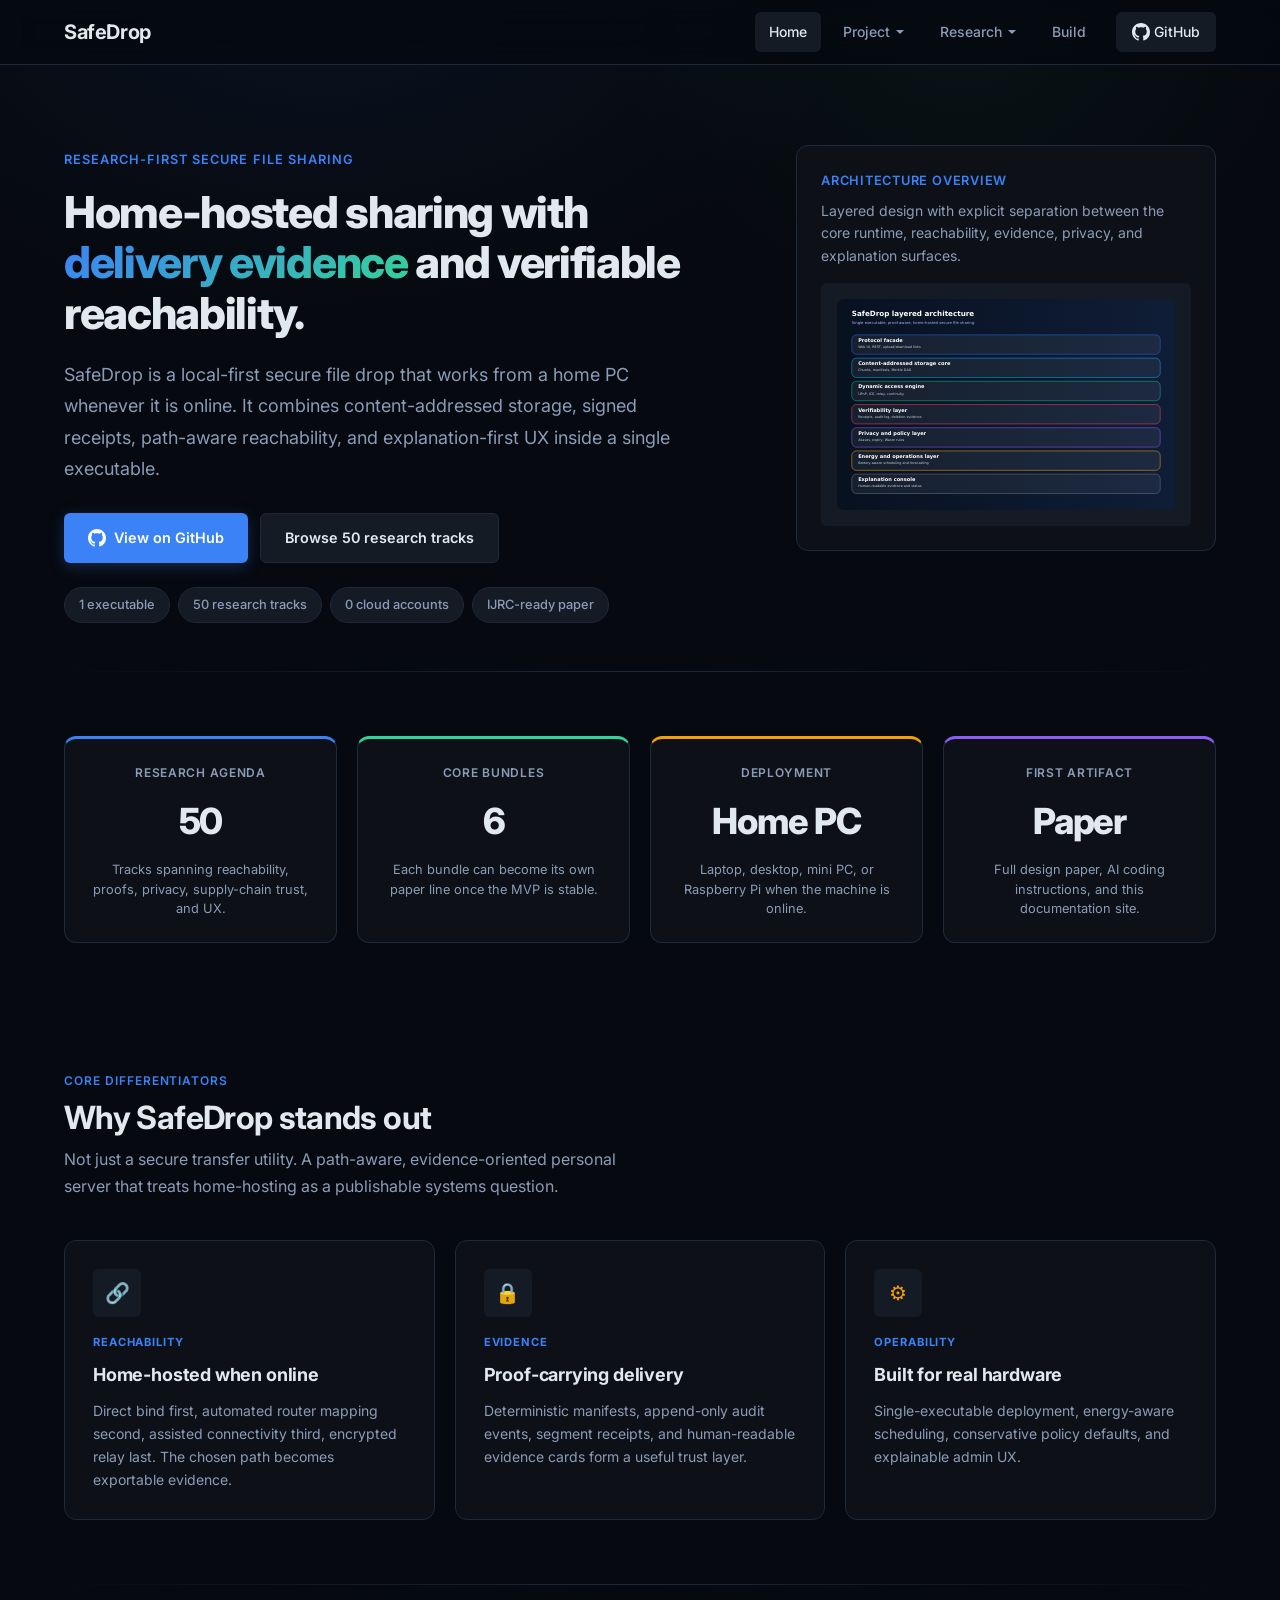
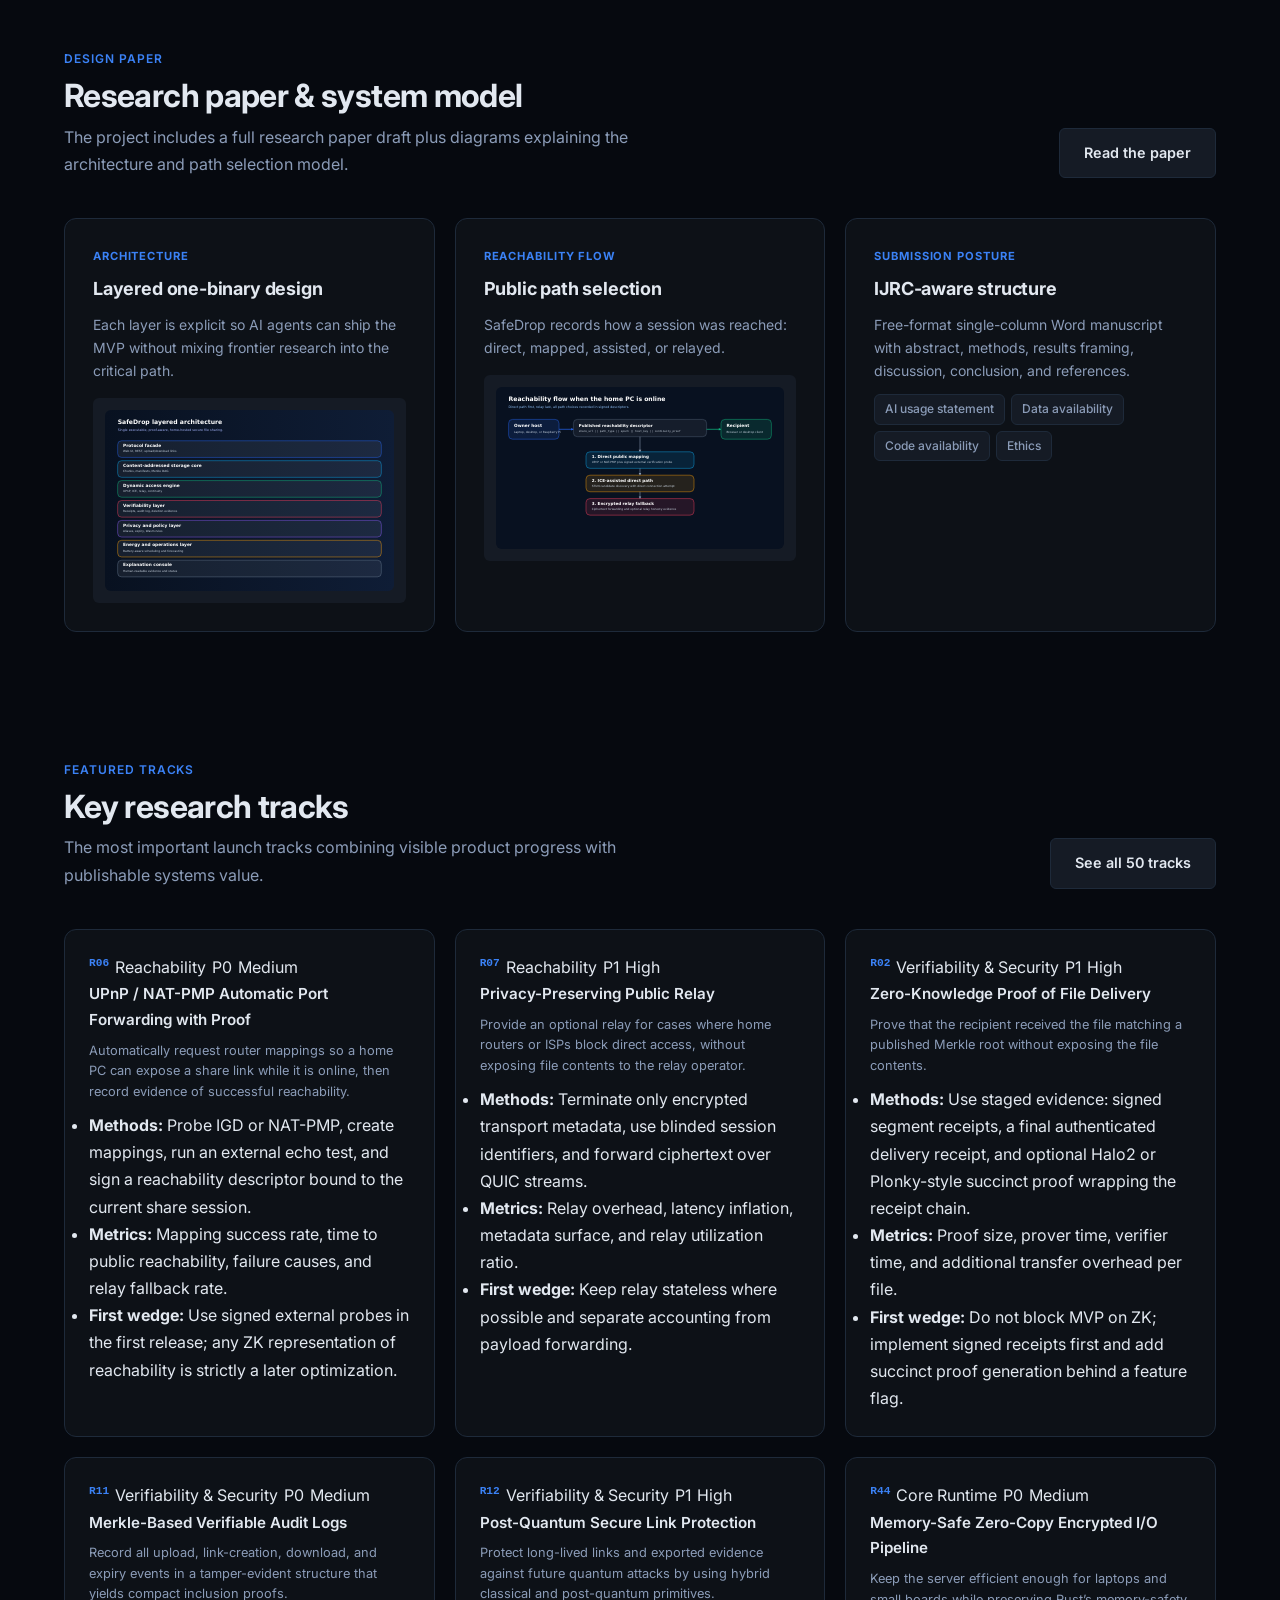
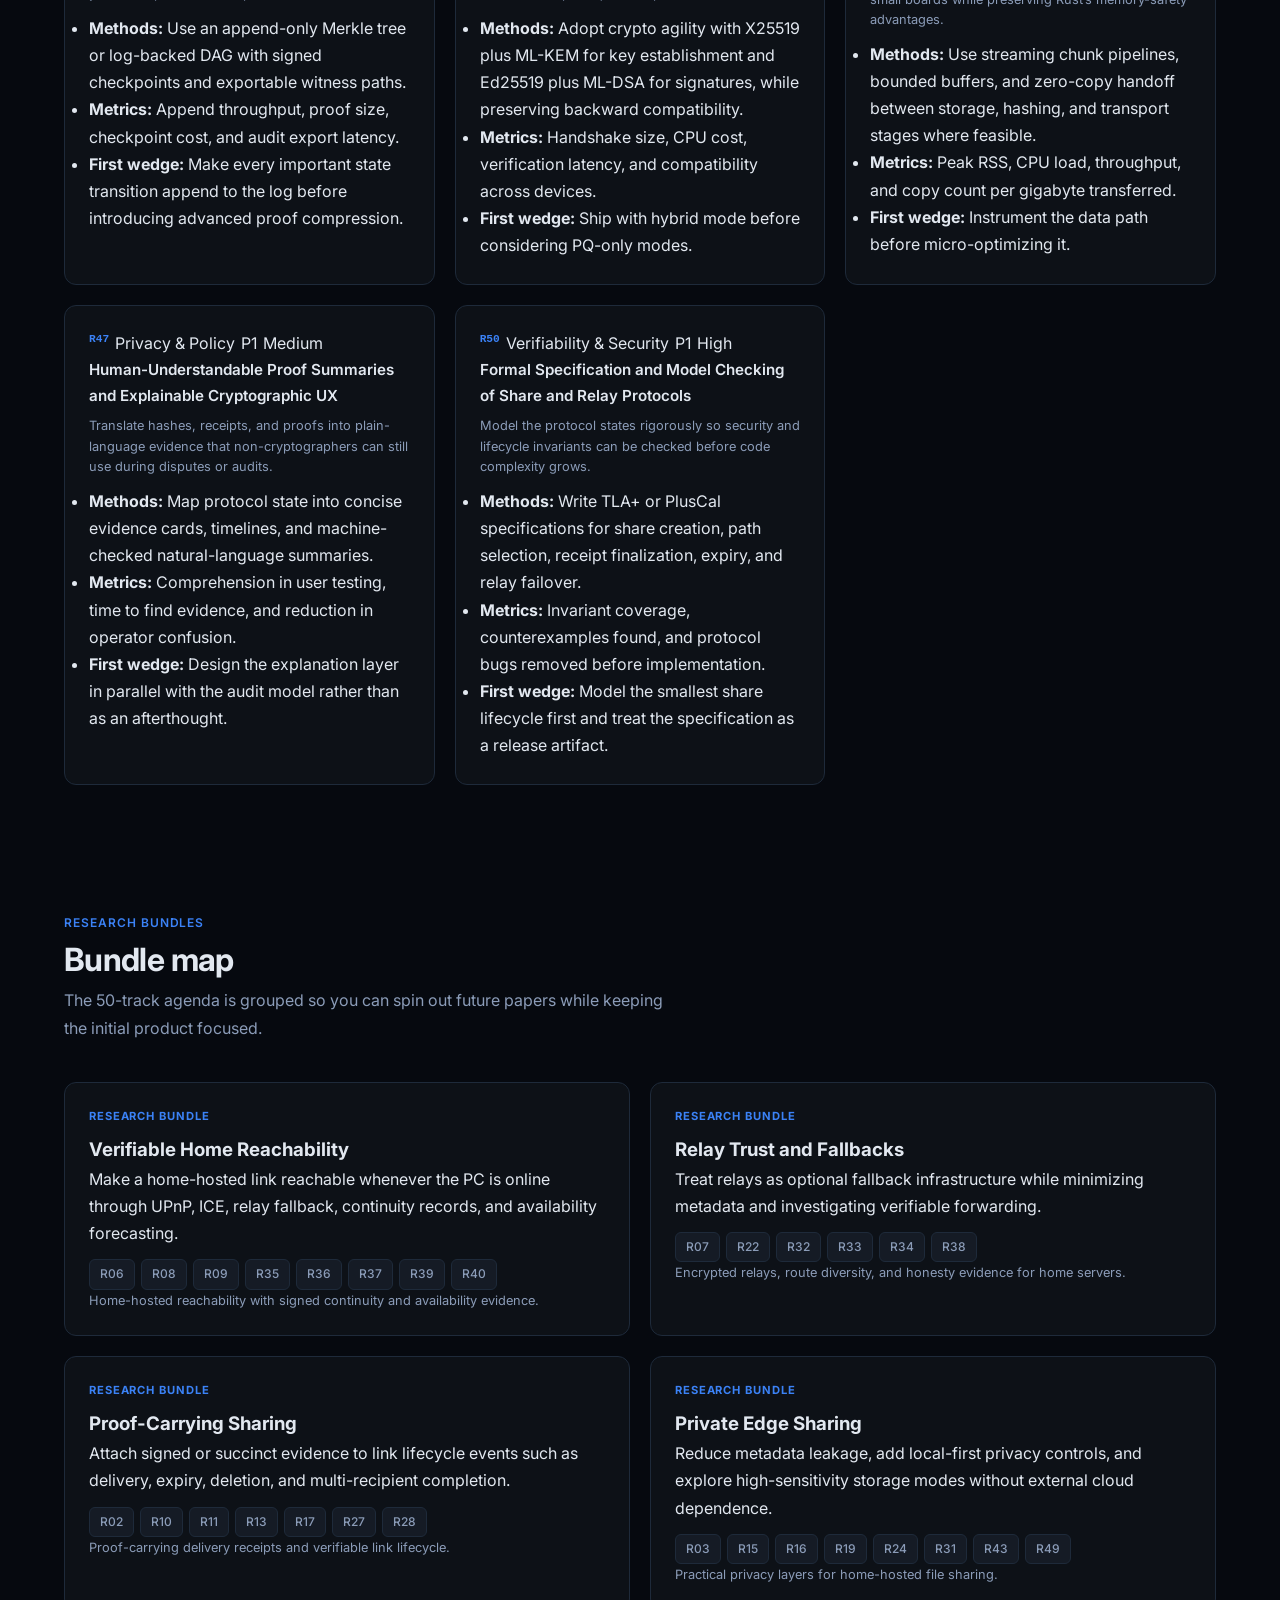
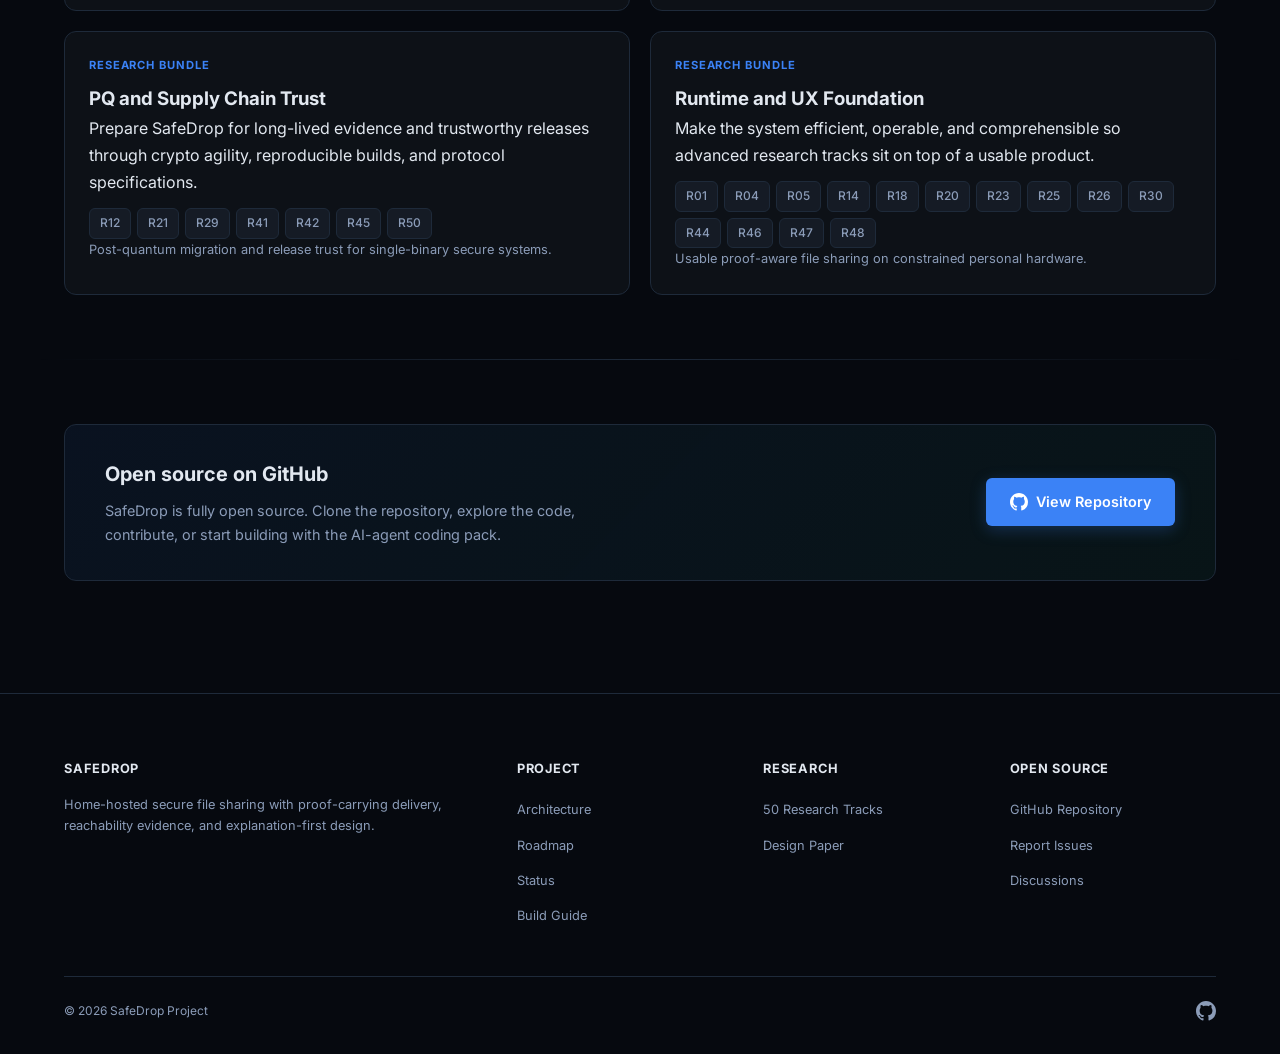
<file: Docs/index.html>
<!doctype html>
<html lang="en">
<head>
  <meta charset="utf-8">
  <meta name="viewport" content="width=device-width, initial-scale=1">
  <title>SafeDrop — Home-hosted Secure File Sharing</title>
  <meta name="description" content="SafeDrop is a research-first secure file sharing server with proof-carrying delivery and home-hosted reachability.">
  <link rel="icon" href="assets/favicon.svg" type="image/svg+xml">
  <link rel="preconnect" href="https://fonts.googleapis.com">
  <link rel="preconnect" href="https://fonts.gstatic.com" crossorigin>
  <link href="https://fonts.googleapis.com/css2?family=Inter:wght@400;500;600;700;800&display=swap" rel="stylesheet">
  <link rel="stylesheet" href="assets/styles.css">
  <script src="assets/tracks-data.js" defer></script>
  <script src="assets/app.js" defer></script>
</head>
<body data-page="index">
  <div class="page-bg"></div>
  <header class="site-header">
    <div class="container nav-row">
      <a class="brand" href="index.html">SafeDrop</a>
      <button class="nav-toggle" aria-label="Toggle menu"><span></span></button>
      <nav class="nav-links">
        <a href="index.html">Home</a>
        <div class="nav-dropdown">
          <span class="nav-dropdown-trigger">Project <span class="caret"></span></span>
          <div class="nav-dropdown-menu">
            <a href="architecture.html">
              <span class="menu-icon">&#9881;</span>
              <span class="menu-text"><span class="menu-label">Architecture</span><span class="menu-desc">System design &amp; layers</span></span>
            </a>
            <a href="roadmap.html">
              <span class="menu-icon">&#9776;</span>
              <span class="menu-text"><span class="menu-label">Roadmap</span><span class="menu-desc">Implementation timeline</span></span>
            </a>
            <a href="status.html">
              <span class="menu-icon">&#9989;</span>
              <span class="menu-text"><span class="menu-label">Status</span><span class="menu-desc">Sprint &amp; issue tracker</span></span>
            </a>
          </div>
        </div>
        <div class="nav-dropdown">
          <span class="nav-dropdown-trigger">Research <span class="caret"></span></span>
          <div class="nav-dropdown-menu">
            <a href="research.html">
              <span class="menu-icon">&#128269;</span>
              <span class="menu-text"><span class="menu-label">50 Tracks</span><span class="menu-desc">Full research agenda</span></span>
            </a>
            <a href="paper.html">
              <span class="menu-icon">&#128196;</span>
              <span class="menu-text"><span class="menu-label">Paper</span><span class="menu-desc">IJRC design paper</span></span>
            </a>
          </div>
        </div>
        <a href="build.html">Build</a>
        <a class="nav-github" href="https://github.com/pinkysworld/SafeDrop" target="_blank" rel="noopener noreferrer">
          <svg viewBox="0 0 16 16" fill="currentColor"><path d="M8 0C3.58 0 0 3.58 0 8c0 3.54 2.29 6.53 5.47 7.59.4.07.55-.17.55-.38 0-.19-.01-.82-.01-1.49-2.01.37-2.53-.49-2.69-.94-.09-.23-.48-.94-.82-1.13-.28-.15-.68-.52-.01-.53.63-.01 1.08.58 1.23.82.72 1.21 1.87.87 2.33.66.07-.52.28-.87.51-1.07-1.78-.2-3.64-.89-3.64-3.95 0-.87.31-1.59.82-2.15-.08-.2-.36-1.02.08-2.12 0 0 .67-.21 2.2.82.64-.18 1.32-.27 2-.27.68 0 1.36.09 2 .27 1.53-1.04 2.2-.82 2.2-.82.44 1.1.16 1.92.08 2.12.51.56.82 1.27.82 2.15 0 3.07-1.87 3.75-3.65 3.95.29.25.54.73.54 1.48 0 1.07-.01 1.93-.01 2.2 0 .21.15.46.55.38A8.013 8.013 0 0016 8c0-4.42-3.58-8-8-8z"/></svg>
          GitHub
        </a>
      </nav>
    </div>
  </header>
  <main>
    <section class="hero">
      <div class="container hero-grid">
        <div class="hero-copy">
          <div class="eyebrow">Research-first secure file sharing</div>
          <h1>Home-hosted sharing with <span class="gradient-text">delivery evidence</span> and verifiable reachability.</h1>
          <p class="lead">SafeDrop is a local-first secure file drop that works from a home PC whenever it is online. It combines content-addressed storage, signed receipts, path-aware reachability, and explanation-first UX inside a single executable.</p>
          <div class="cta-row">
            <a class="button primary" href="https://github.com/pinkysworld/SafeDrop" target="_blank" rel="noopener noreferrer">
              <svg width="18" height="18" viewBox="0 0 16 16" fill="currentColor"><path d="M8 0C3.58 0 0 3.58 0 8c0 3.54 2.29 6.53 5.47 7.59.4.07.55-.17.55-.38 0-.19-.01-.82-.01-1.49-2.01.37-2.53-.49-2.69-.94-.09-.23-.48-.94-.82-1.13-.28-.15-.68-.52-.01-.53.63-.01 1.08.58 1.23.82.72 1.21 1.87.87 2.33.66.07-.52.28-.87.51-1.07-1.78-.2-3.64-.89-3.64-3.95 0-.87.31-1.59.82-2.15-.08-.2-.36-1.02.08-2.12 0 0 .67-.21 2.2.82.64-.18 1.32-.27 2-.27.68 0 1.36.09 2 .27 1.53-1.04 2.2-.82 2.2-.82.44 1.1.16 1.92.08 2.12.51.56.82 1.27.82 2.15 0 3.07-1.87 3.75-3.65 3.95.29.25.54.73.54 1.48 0 1.07-.01 1.93-.01 2.2 0 .21.15.46.55.38A8.013 8.013 0 0016 8c0-4.42-3.58-8-8-8z"/></svg>
              View on GitHub
            </a>
            <a class="button secondary" href="research.html">Browse 50 research tracks</a>
          </div>
          <div class="chip-row">
            <span class="chip">1 executable</span>
            <span class="chip">50 research tracks</span>
            <span class="chip">0 cloud accounts</span>
            <span class="chip">IJRC-ready paper</span>
          </div>
        </div>
        <aside class="hero-panel">
          <div class="panel-title">Architecture overview</div>
          <div class="panel-meta">Layered design with explicit separation between the core runtime, reachability, evidence, privacy, and explanation surfaces.</div>
          <img src="assets/architecture.svg" alt="SafeDrop layered architecture diagram">
        </aside>
      </div>
    </section>

    <div class="section-divider"></div>

    <section class="section reveal">
      <div class="container">
        <div class="metrics-grid">
          <article class="metric-card card-accent-blue"><div class="metric-label">Research agenda</div><div class="metric-value">50</div><div class="metric-note">Tracks spanning reachability, proofs, privacy, supply-chain trust, and UX.</div></article>
          <article class="metric-card card-accent-mint"><div class="metric-label">Core bundles</div><div class="metric-value">6</div><div class="metric-note">Each bundle can become its own paper line once the MVP is stable.</div></article>
          <article class="metric-card card-accent-gold"><div class="metric-label">Deployment</div><div class="metric-value">Home PC</div><div class="metric-note">Laptop, desktop, mini PC, or Raspberry Pi when the machine is online.</div></article>
          <article class="metric-card card-accent-violet"><div class="metric-label">First artifact</div><div class="metric-value">Paper</div><div class="metric-note">Full design paper, AI coding instructions, and this documentation site.</div></article>
        </div>
      </div>
    </section>

    <section class="section">
      <div class="container">
        <div class="section-head reveal">
          <div>
            <div class="section-label">Core differentiators</div>
            <h2>Why SafeDrop stands out</h2>
            <p>Not just a secure transfer utility. A path-aware, evidence-oriented personal server that treats home-hosting as a publishable systems question.</p>
          </div>
        </div>
        <div class="card-grid">
          <article class="feature-card reveal"><div class="feature-icon blue">&#128279;</div><div class="kicker">Reachability</div><h3>Home-hosted when online</h3><p>Direct bind first, automated router mapping second, assisted connectivity third, encrypted relay last. The chosen path becomes exportable evidence.</p></article>
          <article class="feature-card reveal"><div class="feature-icon mint">&#128274;</div><div class="kicker">Evidence</div><h3>Proof-carrying delivery</h3><p>Deterministic manifests, append-only audit events, segment receipts, and human-readable evidence cards form a useful trust layer.</p></article>
          <article class="feature-card reveal"><div class="feature-icon gold">&#9881;</div><div class="kicker">Operability</div><h3>Built for real hardware</h3><p>Single-executable deployment, energy-aware scheduling, conservative policy defaults, and explainable admin UX.</p></article>
        </div>
      </div>
    </section>

    <div class="section-divider"></div>

    <section class="section">
      <div class="container">
        <div class="section-head reveal">
          <div><div class="section-label">Design paper</div><h2>Research paper &amp; system model</h2><p>The project includes a full research paper draft plus diagrams explaining the architecture and path selection model.</p></div>
          <a class="button secondary" href="paper.html">Read the paper</a>
        </div>
        <div class="card-grid reveal">
          <article class="paper-card figure-card"><div class="kicker">Architecture</div><h3>Layered one-binary design</h3><p>Each layer is explicit so AI agents can ship the MVP without mixing frontier research into the critical path.</p><img src="assets/architecture.svg" alt="Architecture diagram"></article>
          <article class="paper-card figure-card"><div class="kicker">Reachability flow</div><h3>Public path selection</h3><p>SafeDrop records how a session was reached: direct, mapped, assisted, or relayed.</p><img src="assets/reachability.svg" alt="Reachability flow diagram"></article>
          <article class="paper-card"><div class="kicker">Submission posture</div><h3>IJRC-aware structure</h3><p>Free-format single-column Word manuscript with abstract, methods, results framing, discussion, conclusion, and references.</p><div class="tag-list"><span class="tag">AI usage statement</span><span class="tag">Data availability</span><span class="tag">Code availability</span><span class="tag">Ethics</span></div></article>
        </div>
      </div>
    </section>

    <section class="section">
      <div class="container">
        <div class="section-head reveal">
          <div><div class="section-label">Featured tracks</div><h2>Key research tracks</h2><p>The most important launch tracks combining visible product progress with publishable systems value.</p></div>
          <a class="button secondary" href="research.html">See all 50 tracks</a>
        </div>
        <div class="card-grid" data-featured-tracks></div>
      </div>
    </section>

    <section class="section">
      <div class="container">
        <div class="section-head reveal">
          <div><div class="section-label">Research bundles</div><h2>Bundle map</h2><p>The 50-track agenda is grouped so you can spin out future papers while keeping the initial product focused.</p></div>
        </div>
        <div class="bundle-grid" data-bundle-grid></div>
      </div>
    </section>

    <div class="section-divider"></div>

    <section class="section">
      <div class="container reveal">
        <div class="github-banner">
          <div><h3>Open source on GitHub</h3><p>SafeDrop is fully open source. Clone the repository, explore the code, contribute, or start building with the AI-agent coding pack.</p></div>
          <a class="button primary" href="https://github.com/pinkysworld/SafeDrop" target="_blank" rel="noopener noreferrer"><svg width="18" height="18" viewBox="0 0 16 16" fill="currentColor"><path d="M8 0C3.58 0 0 3.58 0 8c0 3.54 2.29 6.53 5.47 7.59.4.07.55-.17.55-.38 0-.19-.01-.82-.01-1.49-2.01.37-2.53-.49-2.69-.94-.09-.23-.48-.94-.82-1.13-.28-.15-.68-.52-.01-.53.63-.01 1.08.58 1.23.82.72 1.21 1.87.87 2.33.66.07-.52.28-.87.51-1.07-1.78-.2-3.64-.89-3.64-3.95 0-.87.31-1.59.82-2.15-.08-.2-.36-1.02.08-2.12 0 0 .67-.21 2.2.82.64-.18 1.32-.27 2-.27.68 0 1.36.09 2 .27 1.53-1.04 2.2-.82 2.2-.82.44 1.1.16 1.92.08 2.12.51.56.82 1.27.82 2.15 0 3.07-1.87 3.75-3.65 3.95.29.25.54.73.54 1.48 0 1.07-.01 1.93-.01 2.2 0 .21.15.46.55.38A8.013 8.013 0 0016 8c0-4.42-3.58-8-8-8z"/></svg> View Repository</a>
        </div>
      </div>
    </section>
  </main>

  <footer class="site-footer">
    <div class="container">
      <div class="footer-grid">
        <div>
          <div class="footer-title">SafeDrop</div>
          <p>Home-hosted secure file sharing with proof-carrying delivery, reachability evidence, and explanation-first design.</p>
        </div>
        <div>
          <div class="footer-title">Project</div>
          <ul>
            <li><a href="architecture.html">Architecture</a></li>
            <li><a href="roadmap.html">Roadmap</a></li>
            <li><a href="status.html">Status</a></li>
            <li><a href="build.html">Build Guide</a></li>
          </ul>
        </div>
        <div>
          <div class="footer-title">Research</div>
          <ul>
            <li><a href="research.html">50 Research Tracks</a></li>
            <li><a href="paper.html">Design Paper</a></li>
          </ul>
        </div>
        <div>
          <div class="footer-title">Open Source</div>
          <ul>
            <li><a href="https://github.com/pinkysworld/SafeDrop" target="_blank" rel="noopener noreferrer">GitHub Repository</a></li>
            <li><a href="https://github.com/pinkysworld/SafeDrop/issues" target="_blank" rel="noopener noreferrer">Report Issues</a></li>
            <li><a href="https://github.com/pinkysworld/SafeDrop/discussions" target="_blank" rel="noopener noreferrer">Discussions</a></li>
          </ul>
        </div>
      </div>
      <div class="footer-bottom">
        <span>&copy; 2026 SafeDrop Project</span>
        <div class="footer-social">
          <a href="https://github.com/pinkysworld/SafeDrop" target="_blank" rel="noopener noreferrer" aria-label="GitHub">
            <svg viewBox="0 0 16 16" fill="currentColor"><path d="M8 0C3.58 0 0 3.58 0 8c0 3.54 2.29 6.53 5.47 7.59.4.07.55-.17.55-.38 0-.19-.01-.82-.01-1.49-2.01.37-2.53-.49-2.69-.94-.09-.23-.48-.94-.82-1.13-.28-.15-.68-.52-.01-.53.63-.01 1.08.58 1.23.82.72 1.21 1.87.87 2.33.66.07-.52.28-.87.51-1.07-1.78-.2-3.64-.89-3.64-3.95 0-.87.31-1.59.82-2.15-.08-.2-.36-1.02.08-2.12 0 0 .67-.21 2.2.82.64-.18 1.32-.27 2-.27.68 0 1.36.09 2 .27 1.53-1.04 2.2-.82 2.2-.82.44 1.1.16 1.92.08 2.12.51.56.82 1.27.82 2.15 0 3.07-1.87 3.75-3.65 3.95.29.25.54.73.54 1.48 0 1.07-.01 1.93-.01 2.2 0 .21.15.46.55.38A8.013 8.013 0 0016 8c0-4.42-3.58-8-8-8z"/></svg>
          </a>
        </div>
      </div>
    </div>
  </footer>
</body>
</html>
</file>
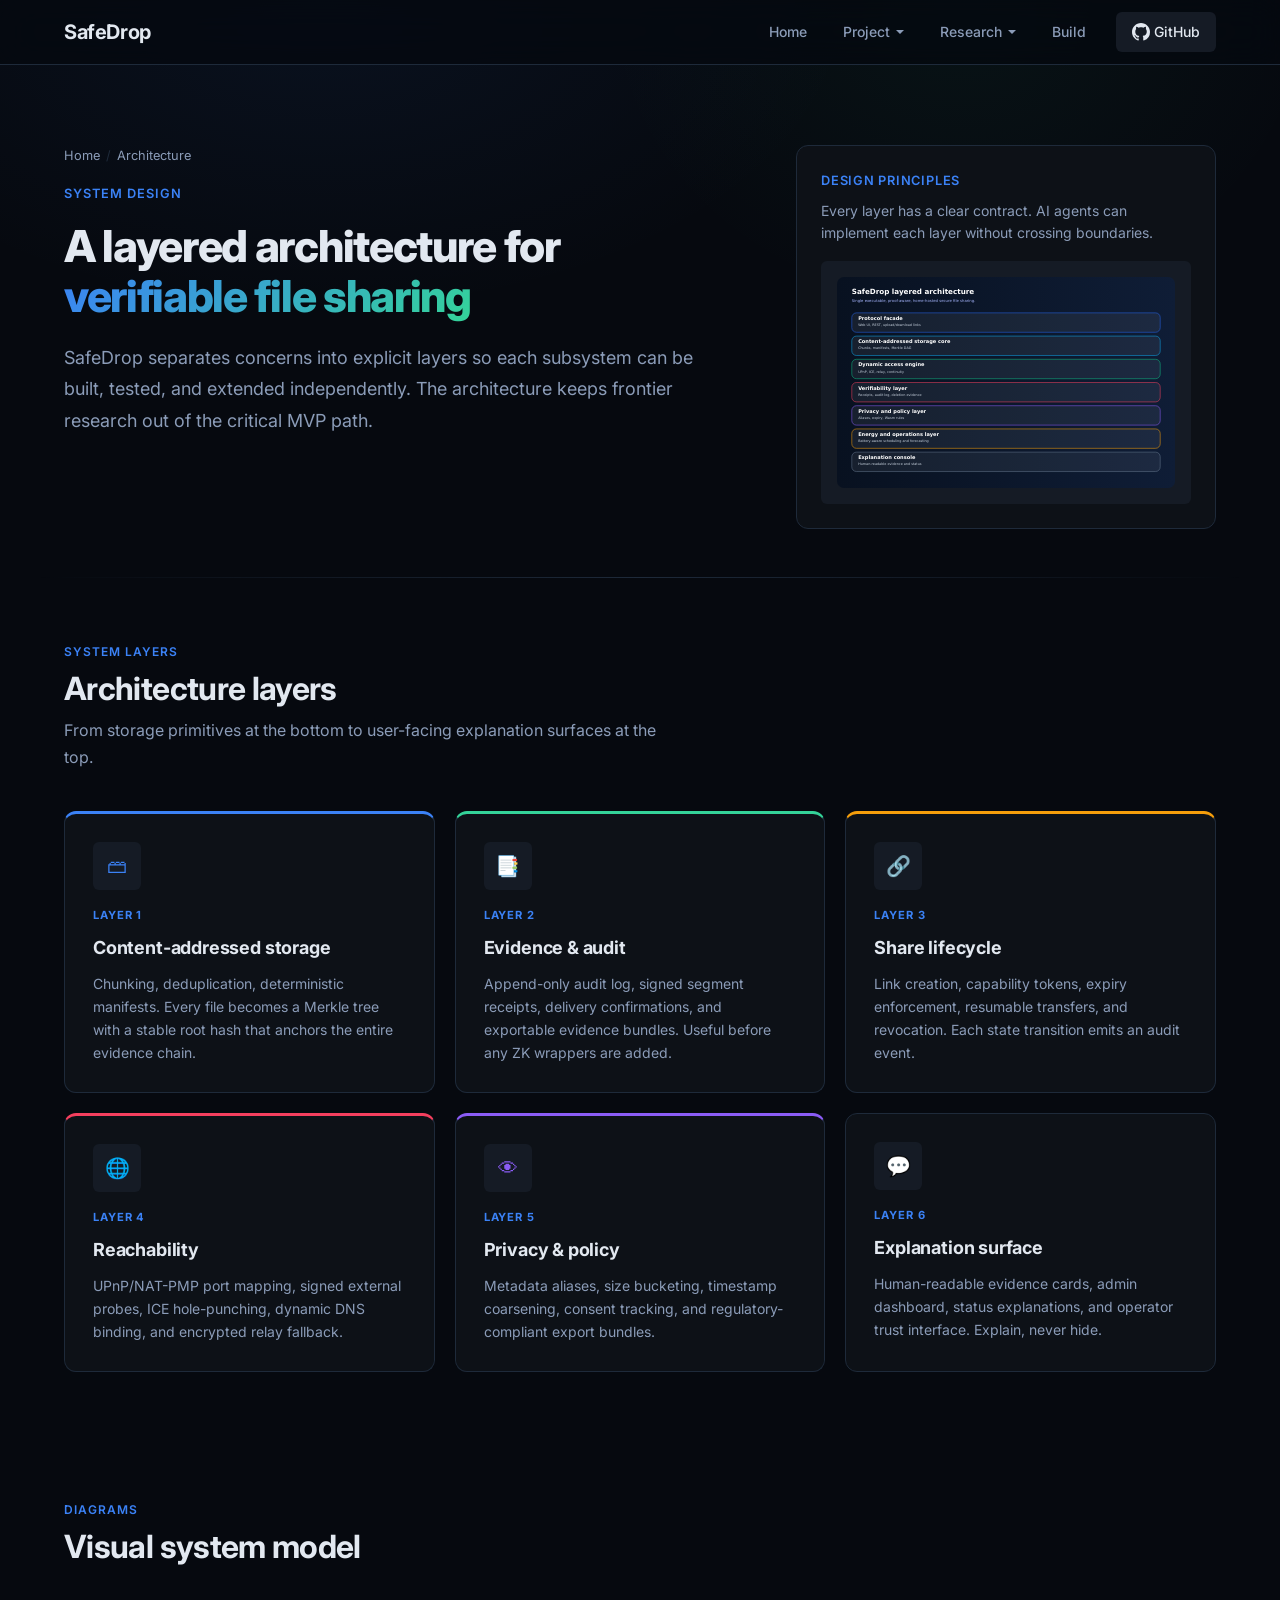
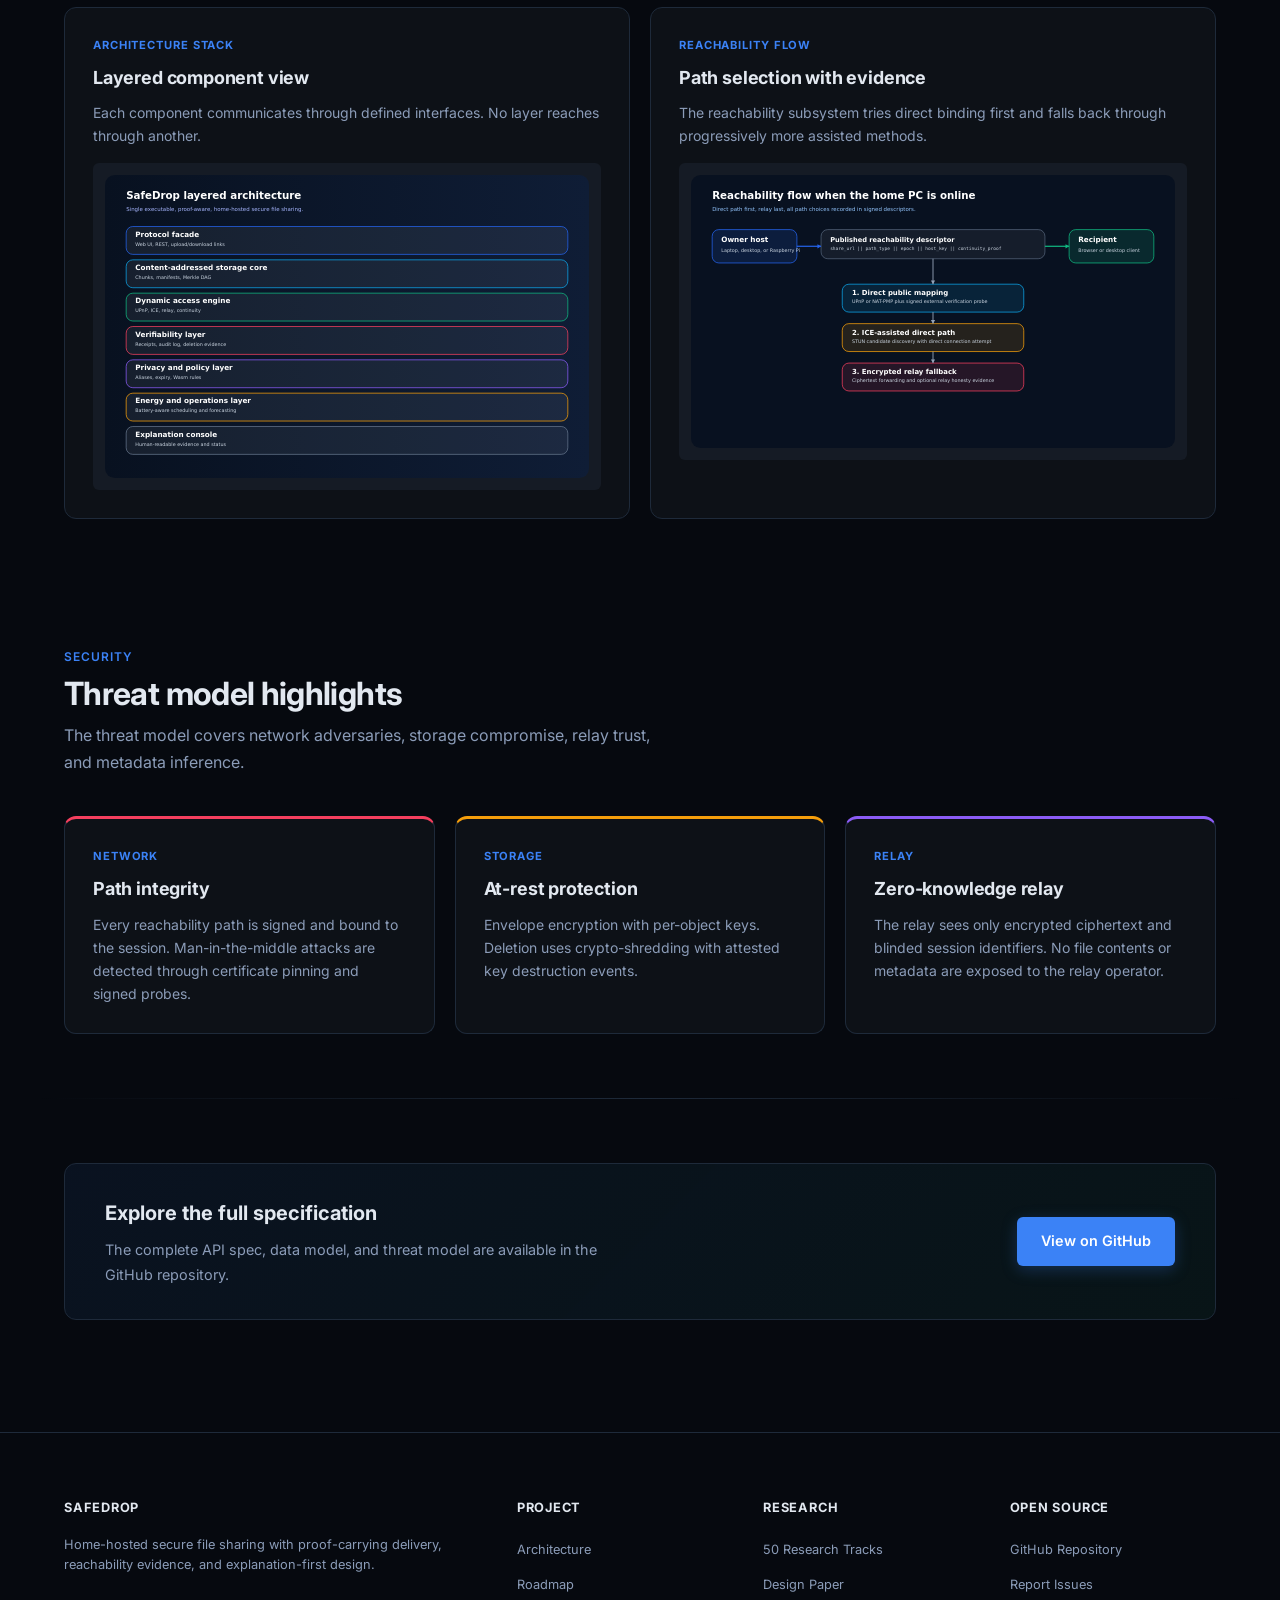
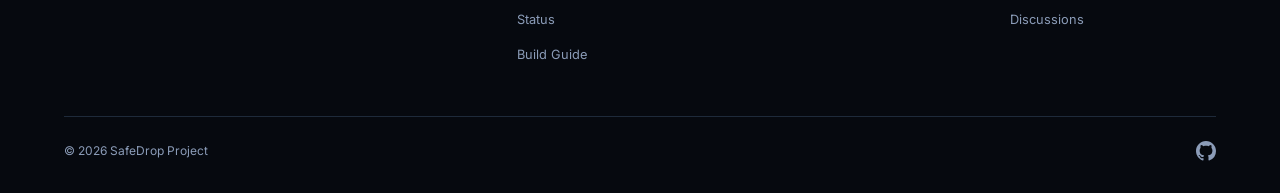
<file: Docs/architecture.html>
<!doctype html>
<html lang="en">
<head>
  <meta charset="utf-8">
  <meta name="viewport" content="width=device-width, initial-scale=1">
  <title>SafeDrop — Architecture</title>
  <meta name="description" content="System architecture and layered design of the SafeDrop file sharing server.">
  <link rel="icon" href="assets/favicon.svg" type="image/svg+xml">
  <link rel="preconnect" href="https://fonts.googleapis.com">
  <link rel="preconnect" href="https://fonts.gstatic.com" crossorigin>
  <link href="https://fonts.googleapis.com/css2?family=Inter:wght@400;500;600;700;800&display=swap" rel="stylesheet">
  <link rel="stylesheet" href="assets/styles.css">
  <script src="assets/tracks-data.js" defer></script>
  <script src="assets/app.js" defer></script>
</head>
<body data-page="architecture">
  <div class="page-bg"></div>
  <header class="site-header">
    <div class="container nav-row">
      <a class="brand" href="index.html">SafeDrop</a>
      <button class="nav-toggle" aria-label="Toggle menu"><span></span></button>
      <nav class="nav-links">
        <a href="index.html">Home</a>
        <div class="nav-dropdown">
          <span class="nav-dropdown-trigger">Project <span class="caret"></span></span>
          <div class="nav-dropdown-menu">
            <a href="architecture.html">
              <span class="menu-icon">&#9881;</span>
              <span class="menu-text"><span class="menu-label">Architecture</span><span class="menu-desc">System design &amp; layers</span></span>
            </a>
            <a href="roadmap.html">
              <span class="menu-icon">&#9776;</span>
              <span class="menu-text"><span class="menu-label">Roadmap</span><span class="menu-desc">Implementation timeline</span></span>
            </a>
            <a href="status.html">
              <span class="menu-icon">&#9989;</span>
              <span class="menu-text"><span class="menu-label">Status</span><span class="menu-desc">Sprint &amp; issue tracker</span></span>
            </a>
          </div>
        </div>
        <div class="nav-dropdown">
          <span class="nav-dropdown-trigger">Research <span class="caret"></span></span>
          <div class="nav-dropdown-menu">
            <a href="research.html">
              <span class="menu-icon">&#128269;</span>
              <span class="menu-text"><span class="menu-label">50 Tracks</span><span class="menu-desc">Full research agenda</span></span>
            </a>
            <a href="paper.html">
              <span class="menu-icon">&#128196;</span>
              <span class="menu-text"><span class="menu-label">Paper</span><span class="menu-desc">IJRC design paper</span></span>
            </a>
          </div>
        </div>
        <a href="build.html">Build</a>
        <a class="nav-github" href="https://github.com/pinkysworld/SafeDrop" target="_blank" rel="noopener noreferrer">
          <svg viewBox="0 0 16 16" fill="currentColor"><path d="M8 0C3.58 0 0 3.58 0 8c0 3.54 2.29 6.53 5.47 7.59.4.07.55-.17.55-.38 0-.19-.01-.82-.01-1.49-2.01.37-2.53-.49-2.69-.94-.09-.23-.48-.94-.82-1.13-.28-.15-.68-.52-.01-.53.63-.01 1.08.58 1.23.82.72 1.21 1.87.87 2.33.66.07-.52.28-.87.51-1.07-1.78-.2-3.64-.89-3.64-3.95 0-.87.31-1.59.82-2.15-.08-.2-.36-1.02.08-2.12 0 0 .67-.21 2.2.82.64-.18 1.32-.27 2-.27.68 0 1.36.09 2 .27 1.53-1.04 2.2-.82 2.2-.82.44 1.1.16 1.92.08 2.12.51.56.82 1.27.82 2.15 0 3.07-1.87 3.75-3.65 3.95.29.25.54.73.54 1.48 0 1.07-.01 1.93-.01 2.2 0 .21.15.46.55.38A8.013 8.013 0 0016 8c0-4.42-3.58-8-8-8z"/></svg>
          GitHub
        </a>
      </nav>
    </div>
  </header>
  <main>
    <section class="hero">
      <div class="container hero-grid">
        <div class="hero-copy">
          <nav class="breadcrumb"><a href="index.html">Home</a> <span class="sep">/</span> <span>Architecture</span></nav>
          <div class="eyebrow">System design</div>
          <h1 class="page-title">A layered architecture for <span class="gradient-text">verifiable file sharing</span></h1>
          <p class="lead">SafeDrop separates concerns into explicit layers so each subsystem can be built, tested, and extended independently. The architecture keeps frontier research out of the critical MVP path.</p>
        </div>
        <aside class="hero-panel">
          <div class="panel-title">Design principles</div>
          <div class="panel-meta">Every layer has a clear contract. AI agents can implement each layer without crossing boundaries.</div>
          <img src="assets/architecture.svg" alt="SafeDrop layered architecture diagram">
        </aside>
      </div>
    </section>
    <div class="section-divider"></div>
    <section class="section">
      <div class="container">
        <div class="section-head reveal"><div><div class="section-label">System layers</div><h2>Architecture layers</h2><p>From storage primitives at the bottom to user-facing explanation surfaces at the top.</p></div></div>
        <div class="card-grid">
          <article class="feature-card card-accent-blue reveal"><div class="feature-icon blue">&#128451;</div><div class="kicker">Layer 1</div><h3>Content-addressed storage</h3><p>Chunking, deduplication, deterministic manifests. Every file becomes a Merkle tree with a stable root hash that anchors the entire evidence chain.</p></article>
          <article class="feature-card card-accent-mint reveal"><div class="feature-icon mint">&#128209;</div><div class="kicker">Layer 2</div><h3>Evidence &amp; audit</h3><p>Append-only audit log, signed segment receipts, delivery confirmations, and exportable evidence bundles. Useful before any ZK wrappers are added.</p></article>
          <article class="feature-card card-accent-gold reveal"><div class="feature-icon gold">&#128279;</div><div class="kicker">Layer 3</div><h3>Share lifecycle</h3><p>Link creation, capability tokens, expiry enforcement, resumable transfers, and revocation. Each state transition emits an audit event.</p></article>
          <article class="feature-card card-accent-rose reveal"><div class="feature-icon rose">&#127760;</div><div class="kicker">Layer 4</div><h3>Reachability</h3><p>UPnP/NAT-PMP port mapping, signed external probes, ICE hole-punching, dynamic DNS binding, and encrypted relay fallback.</p></article>
          <article class="feature-card card-accent-violet reveal"><div class="feature-icon violet">&#128065;</div><div class="kicker">Layer 5</div><h3>Privacy &amp; policy</h3><p>Metadata aliases, size bucketing, timestamp coarsening, consent tracking, and regulatory-compliant export bundles.</p></article>
          <article class="feature-card reveal"><div class="feature-icon blue">&#128172;</div><div class="kicker">Layer 6</div><h3>Explanation surface</h3><p>Human-readable evidence cards, admin dashboard, status explanations, and operator trust interface. Explain, never hide.</p></article>
        </div>
      </div>
    </section>
    <section class="section">
      <div class="container">
        <div class="section-head reveal"><div><div class="section-label">Diagrams</div><h2>Visual system model</h2></div></div>
        <div class="card-grid-2 reveal">
          <article class="paper-card figure-card"><div class="kicker">Architecture stack</div><h3>Layered component view</h3><p>Each component communicates through defined interfaces. No layer reaches through another.</p><img src="assets/architecture.svg" alt="Architecture stack diagram"></article>
          <article class="paper-card figure-card"><div class="kicker">Reachability flow</div><h3>Path selection with evidence</h3><p>The reachability subsystem tries direct binding first and falls back through progressively more assisted methods.</p><img src="assets/reachability.svg" alt="Reachability flow diagram"></article>
        </div>
      </div>
    </section>
    <section class="section">
      <div class="container">
        <div class="section-head reveal"><div><div class="section-label">Security</div><h2>Threat model highlights</h2><p>The threat model covers network adversaries, storage compromise, relay trust, and metadata inference.</p></div></div>
        <div class="card-grid reveal">
          <article class="info-card card-accent-rose"><div class="kicker">Network</div><h3>Path integrity</h3><p>Every reachability path is signed and bound to the session. Man-in-the-middle attacks are detected through certificate pinning and signed probes.</p></article>
          <article class="info-card card-accent-gold"><div class="kicker">Storage</div><h3>At-rest protection</h3><p>Envelope encryption with per-object keys. Deletion uses crypto-shredding with attested key destruction events.</p></article>
          <article class="info-card card-accent-violet"><div class="kicker">Relay</div><h3>Zero-knowledge relay</h3><p>The relay sees only encrypted ciphertext and blinded session identifiers. No file contents or metadata are exposed to the relay operator.</p></article>
        </div>
      </div>
    </section>
    <div class="section-divider"></div>
    <section class="section">
      <div class="container reveal">
        <div class="github-banner"><div><h3>Explore the full specification</h3><p>The complete API spec, data model, and threat model are available in the GitHub repository.</p></div><a class="button primary" href="https://github.com/pinkysworld/SafeDrop" target="_blank" rel="noopener noreferrer">View on GitHub</a></div>
      </div>
    </section>
  </main>
  <footer class="site-footer">
    <div class="container">
      <div class="footer-grid">
        <div>
          <div class="footer-title">SafeDrop</div>
          <p>Home-hosted secure file sharing with proof-carrying delivery, reachability evidence, and explanation-first design.</p>
        </div>
        <div>
          <div class="footer-title">Project</div>
          <ul>
            <li><a href="architecture.html">Architecture</a></li>
            <li><a href="roadmap.html">Roadmap</a></li>
            <li><a href="status.html">Status</a></li>
            <li><a href="build.html">Build Guide</a></li>
          </ul>
        </div>
        <div>
          <div class="footer-title">Research</div>
          <ul>
            <li><a href="research.html">50 Research Tracks</a></li>
            <li><a href="paper.html">Design Paper</a></li>
          </ul>
        </div>
        <div>
          <div class="footer-title">Open Source</div>
          <ul>
            <li><a href="https://github.com/pinkysworld/SafeDrop" target="_blank" rel="noopener noreferrer">GitHub Repository</a></li>
            <li><a href="https://github.com/pinkysworld/SafeDrop/issues" target="_blank" rel="noopener noreferrer">Report Issues</a></li>
            <li><a href="https://github.com/pinkysworld/SafeDrop/discussions" target="_blank" rel="noopener noreferrer">Discussions</a></li>
          </ul>
        </div>
      </div>
      <div class="footer-bottom">
        <span>&copy; 2026 SafeDrop Project</span>
        <div class="footer-social">
          <a href="https://github.com/pinkysworld/SafeDrop" target="_blank" rel="noopener noreferrer" aria-label="GitHub">
            <svg viewBox="0 0 16 16" fill="currentColor"><path d="M8 0C3.58 0 0 3.58 0 8c0 3.54 2.29 6.53 5.47 7.59.4.07.55-.17.55-.38 0-.19-.01-.82-.01-1.49-2.01.37-2.53-.49-2.69-.94-.09-.23-.48-.94-.82-1.13-.28-.15-.68-.52-.01-.53.63-.01 1.08.58 1.23.82.72 1.21 1.87.87 2.33.66.07-.52.28-.87.51-1.07-1.78-.2-3.64-.89-3.64-3.95 0-.87.31-1.59.82-2.15-.08-.2-.36-1.02.08-2.12 0 0 .67-.21 2.2.82.64-.18 1.32-.27 2-.27.68 0 1.36.09 2 .27 1.53-1.04 2.2-.82 2.2-.82.44 1.1.16 1.92.08 2.12.51.56.82 1.27.82 2.15 0 3.07-1.87 3.75-3.65 3.95.29.25.54.73.54 1.48 0 1.07-.01 1.93-.01 2.2 0 .21.15.46.55.38A8.013 8.013 0 0016 8c0-4.42-3.58-8-8-8z"/></svg>
          </a>
        </div>
      </div>
    </div>
  </footer>
</body>
</html>
</file>
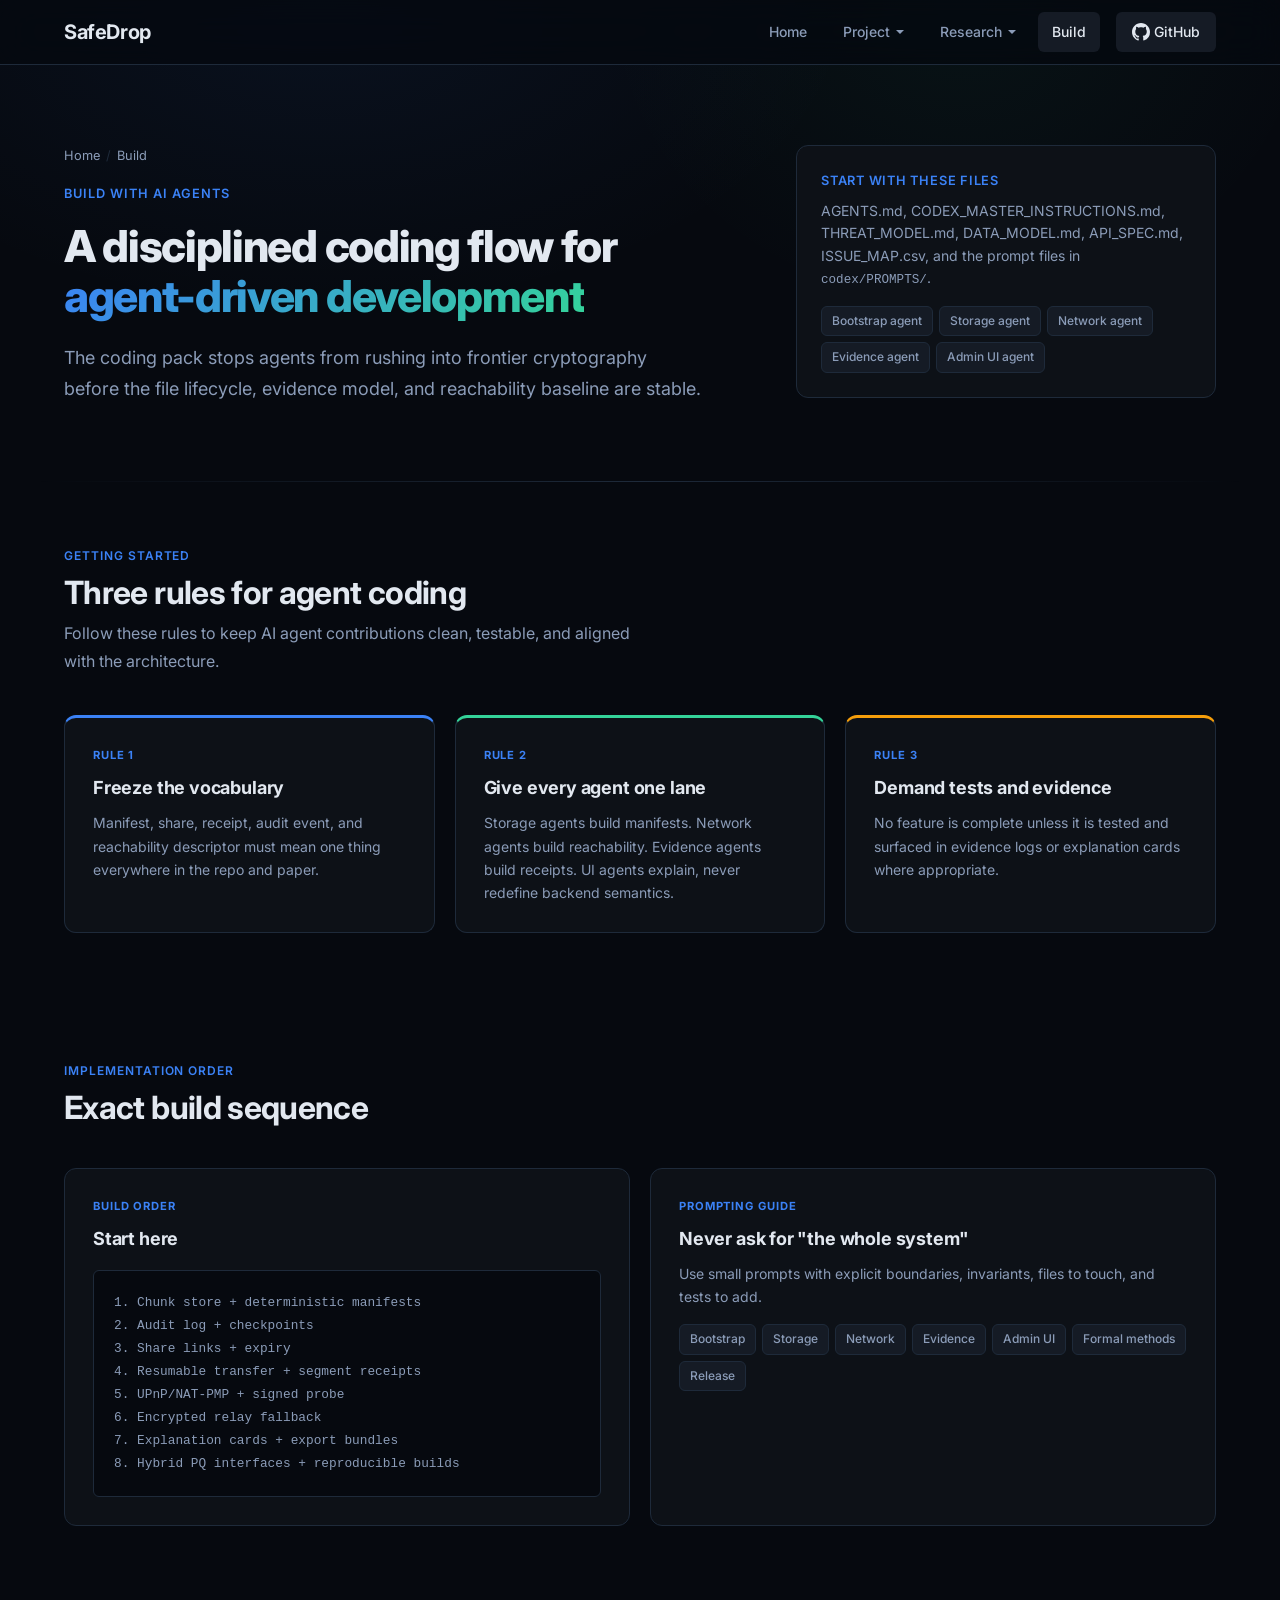
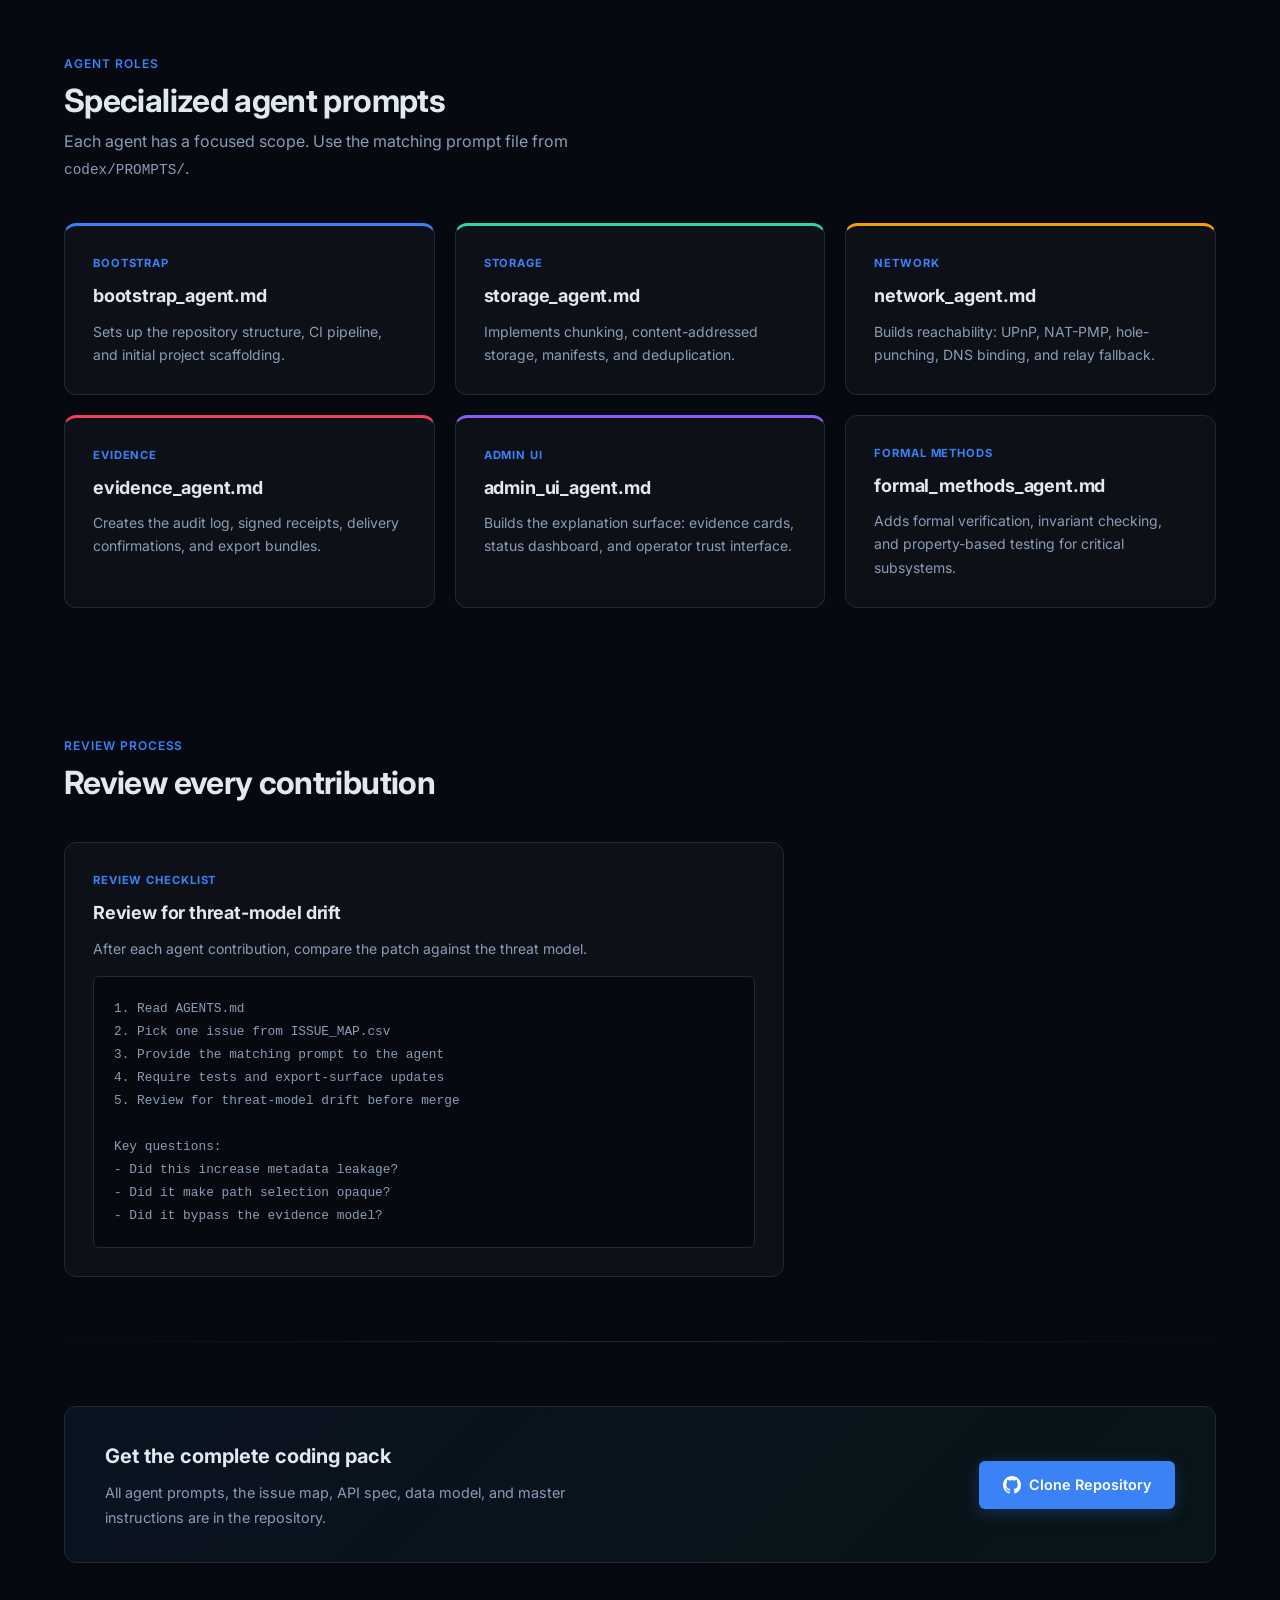
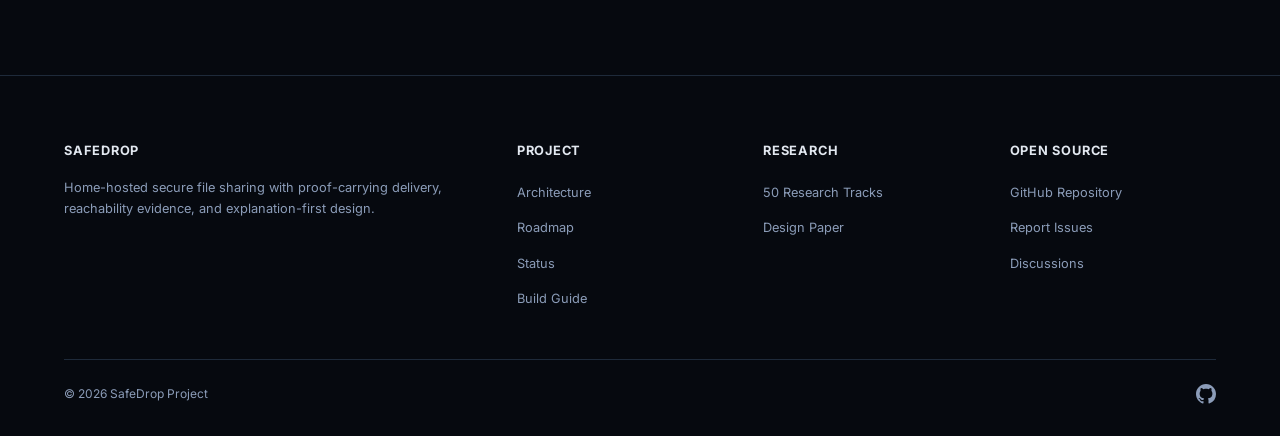
<file: Docs/build.html>
<!doctype html>
<html lang="en">
<head>
  <meta charset="utf-8">
  <meta name="viewport" content="width=device-width, initial-scale=1">
  <title>SafeDrop — Build Guide</title>
  <meta name="description" content="How to use the AI-agent coding pack and implementation sequencing for SafeDrop.">
  <link rel="icon" href="assets/favicon.svg" type="image/svg+xml">
  <link rel="preconnect" href="https://fonts.googleapis.com">
  <link rel="preconnect" href="https://fonts.gstatic.com" crossorigin>
  <link href="https://fonts.googleapis.com/css2?family=Inter:wght@400;500;600;700;800&display=swap" rel="stylesheet">
  <link rel="stylesheet" href="assets/styles.css">
  <script src="assets/tracks-data.js" defer></script>
  <script src="assets/app.js" defer></script>
</head>
<body data-page="build">
  <div class="page-bg"></div>
  <header class="site-header">
    <div class="container nav-row">
      <a class="brand" href="index.html">SafeDrop</a>
      <button class="nav-toggle" aria-label="Toggle menu"><span></span></button>
      <nav class="nav-links">
        <a href="index.html">Home</a>
        <div class="nav-dropdown">
          <span class="nav-dropdown-trigger">Project <span class="caret"></span></span>
          <div class="nav-dropdown-menu">
            <a href="architecture.html">
              <span class="menu-icon">&#9881;</span>
              <span class="menu-text"><span class="menu-label">Architecture</span><span class="menu-desc">System design &amp; layers</span></span>
            </a>
            <a href="roadmap.html">
              <span class="menu-icon">&#9776;</span>
              <span class="menu-text"><span class="menu-label">Roadmap</span><span class="menu-desc">Implementation timeline</span></span>
            </a>
            <a href="status.html">
              <span class="menu-icon">&#9989;</span>
              <span class="menu-text"><span class="menu-label">Status</span><span class="menu-desc">Sprint &amp; issue tracker</span></span>
            </a>
          </div>
        </div>
        <div class="nav-dropdown">
          <span class="nav-dropdown-trigger">Research <span class="caret"></span></span>
          <div class="nav-dropdown-menu">
            <a href="research.html">
              <span class="menu-icon">&#128269;</span>
              <span class="menu-text"><span class="menu-label">50 Tracks</span><span class="menu-desc">Full research agenda</span></span>
            </a>
            <a href="paper.html">
              <span class="menu-icon">&#128196;</span>
              <span class="menu-text"><span class="menu-label">Paper</span><span class="menu-desc">IJRC design paper</span></span>
            </a>
          </div>
        </div>
        <a href="build.html">Build</a>
        <a class="nav-github" href="https://github.com/pinkysworld/SafeDrop" target="_blank" rel="noopener noreferrer">
          <svg viewBox="0 0 16 16" fill="currentColor"><path d="M8 0C3.58 0 0 3.58 0 8c0 3.54 2.29 6.53 5.47 7.59.4.07.55-.17.55-.38 0-.19-.01-.82-.01-1.49-2.01.37-2.53-.49-2.69-.94-.09-.23-.48-.94-.82-1.13-.28-.15-.68-.52-.01-.53.63-.01 1.08.58 1.23.82.72 1.21 1.87.87 2.33.66.07-.52.28-.87.51-1.07-1.78-.2-3.64-.89-3.64-3.95 0-.87.31-1.59.82-2.15-.08-.2-.36-1.02.08-2.12 0 0 .67-.21 2.2.82.64-.18 1.32-.27 2-.27.68 0 1.36.09 2 .27 1.53-1.04 2.2-.82 2.2-.82.44 1.1.16 1.92.08 2.12.51.56.82 1.27.82 2.15 0 3.07-1.87 3.75-3.65 3.95.29.25.54.73.54 1.48 0 1.07-.01 1.93-.01 2.2 0 .21.15.46.55.38A8.013 8.013 0 0016 8c0-4.42-3.58-8-8-8z"/></svg>
          GitHub
        </a>
      </nav>
    </div>
  </header>
  <main>
    <section class="hero">
      <div class="container hero-grid">
        <div class="hero-copy">
          <nav class="breadcrumb"><a href="index.html">Home</a> <span class="sep">/</span> <span>Build</span></nav>
          <div class="eyebrow">Build with AI agents</div>
          <h1 class="page-title">A disciplined coding flow for <span class="gradient-text">agent-driven development</span></h1>
          <p class="lead">The coding pack stops agents from rushing into frontier cryptography before the file lifecycle, evidence model, and reachability baseline are stable.</p>
        </div>
        <aside class="hero-panel">
          <div class="panel-title">Start with these files</div>
          <div class="panel-meta">AGENTS.md, CODEX_MASTER_INSTRUCTIONS.md, THREAT_MODEL.md, DATA_MODEL.md, API_SPEC.md, ISSUE_MAP.csv, and the prompt files in <code>codex/PROMPTS/</code>.</div>
          <div class="tag-list"><span class="tag">Bootstrap agent</span><span class="tag">Storage agent</span><span class="tag">Network agent</span><span class="tag">Evidence agent</span><span class="tag">Admin UI agent</span></div>
        </aside>
      </div>
    </section>
    <div class="section-divider"></div>
    <section class="section">
      <div class="container">
        <div class="section-head reveal"><div><div class="section-label">Getting started</div><h2>Three rules for agent coding</h2><p>Follow these rules to keep AI agent contributions clean, testable, and aligned with the architecture.</p></div></div>
        <div class="card-grid">
          <article class="step-card card-accent-blue reveal"><div class="kicker">Rule 1</div><h3>Freeze the vocabulary</h3><p>Manifest, share, receipt, audit event, and reachability descriptor must mean one thing everywhere in the repo and paper.</p></article>
          <article class="step-card card-accent-mint reveal"><div class="kicker">Rule 2</div><h3>Give every agent one lane</h3><p>Storage agents build manifests. Network agents build reachability. Evidence agents build receipts. UI agents explain, never redefine backend semantics.</p></article>
          <article class="step-card card-accent-gold reveal"><div class="kicker">Rule 3</div><h3>Demand tests and evidence</h3><p>No feature is complete unless it is tested and surfaced in evidence logs or explanation cards where appropriate.</p></article>
        </div>
      </div>
    </section>
    <section class="section">
      <div class="container">
        <div class="section-head reveal"><div><div class="section-label">Implementation order</div><h2>Exact build sequence</h2></div></div>
        <div class="card-grid-2">
          <article class="roadmap-card reveal"><div class="kicker">Build order</div><h3>Start here</h3><div class="code-block">1. Chunk store + deterministic manifests
2. Audit log + checkpoints
3. Share links + expiry
4. Resumable transfer + segment receipts
5. UPnP/NAT-PMP + signed probe
6. Encrypted relay fallback
7. Explanation cards + export bundles
8. Hybrid PQ interfaces + reproducible builds</div></article>
          <article class="roadmap-card reveal"><div class="kicker">Prompting guide</div><h3>Never ask for "the whole system"</h3><p>Use small prompts with explicit boundaries, invariants, files to touch, and tests to add.</p><div class="tag-list" style="margin-top:16px;"><span class="tag">Bootstrap</span><span class="tag">Storage</span><span class="tag">Network</span><span class="tag">Evidence</span><span class="tag">Admin UI</span><span class="tag">Formal methods</span><span class="tag">Release</span></div></article>
        </div>
      </div>
    </section>
    <section class="section">
      <div class="container">
        <div class="section-head reveal"><div><div class="section-label">Agent roles</div><h2>Specialized agent prompts</h2><p>Each agent has a focused scope. Use the matching prompt file from <code>codex/PROMPTS/</code>.</p></div></div>
        <div class="card-grid reveal">
          <article class="info-card card-accent-blue"><div class="kicker">Bootstrap</div><h3>bootstrap_agent.md</h3><p>Sets up the repository structure, CI pipeline, and initial project scaffolding.</p></article>
          <article class="info-card card-accent-mint"><div class="kicker">Storage</div><h3>storage_agent.md</h3><p>Implements chunking, content-addressed storage, manifests, and deduplication.</p></article>
          <article class="info-card card-accent-gold"><div class="kicker">Network</div><h3>network_agent.md</h3><p>Builds reachability: UPnP, NAT-PMP, hole-punching, DNS binding, and relay fallback.</p></article>
          <article class="info-card card-accent-rose"><div class="kicker">Evidence</div><h3>evidence_agent.md</h3><p>Creates the audit log, signed receipts, delivery confirmations, and export bundles.</p></article>
          <article class="info-card card-accent-violet"><div class="kicker">Admin UI</div><h3>admin_ui_agent.md</h3><p>Builds the explanation surface: evidence cards, status dashboard, and operator trust interface.</p></article>
          <article class="info-card"><div class="kicker">Formal methods</div><h3>formal_methods_agent.md</h3><p>Adds formal verification, invariant checking, and property-based testing for critical subsystems.</p></article>
        </div>
      </div>
    </section>
    <section class="section">
      <div class="container">
        <div class="section-head reveal"><div><div class="section-label">Review process</div><h2>Review every contribution</h2></div></div>
        <article class="roadmap-card reveal" style="max-width:720px;"><div class="kicker">Review checklist</div><h3>Review for threat-model drift</h3><p>After each agent contribution, compare the patch against the threat model.</p><div class="code-block">1. Read AGENTS.md
2. Pick one issue from ISSUE_MAP.csv
3. Provide the matching prompt to the agent
4. Require tests and export-surface updates
5. Review for threat-model drift before merge

Key questions:
- Did this increase metadata leakage?
- Did it make path selection opaque?
- Did it bypass the evidence model?</div></article>
      </div>
    </section>
    <div class="section-divider"></div>
    <section class="section">
      <div class="container reveal">
        <div class="github-banner"><div><h3>Get the complete coding pack</h3><p>All agent prompts, the issue map, API spec, data model, and master instructions are in the repository.</p></div><a class="button primary" href="https://github.com/pinkysworld/SafeDrop" target="_blank" rel="noopener noreferrer"><svg width="18" height="18" viewBox="0 0 16 16" fill="currentColor"><path d="M8 0C3.58 0 0 3.58 0 8c0 3.54 2.29 6.53 5.47 7.59.4.07.55-.17.55-.38 0-.19-.01-.82-.01-1.49-2.01.37-2.53-.49-2.69-.94-.09-.23-.48-.94-.82-1.13-.28-.15-.68-.52-.01-.53.63-.01 1.08.58 1.23.82.72 1.21 1.87.87 2.33.66.07-.52.28-.87.51-1.07-1.78-.2-3.64-.89-3.64-3.95 0-.87.31-1.59.82-2.15-.08-.2-.36-1.02.08-2.12 0 0 .67-.21 2.2.82.64-.18 1.32-.27 2-.27.68 0 1.36.09 2 .27 1.53-1.04 2.2-.82 2.2-.82.44 1.1.16 1.92.08 2.12.51.56.82 1.27.82 2.15 0 3.07-1.87 3.75-3.65 3.95.29.25.54.73.54 1.48 0 1.07-.01 1.93-.01 2.2 0 .21.15.46.55.38A8.013 8.013 0 0016 8c0-4.42-3.58-8-8-8z"/></svg> Clone Repository</a></div>
      </div>
    </section>
  </main>
  <footer class="site-footer">
    <div class="container">
      <div class="footer-grid">
        <div>
          <div class="footer-title">SafeDrop</div>
          <p>Home-hosted secure file sharing with proof-carrying delivery, reachability evidence, and explanation-first design.</p>
        </div>
        <div>
          <div class="footer-title">Project</div>
          <ul>
            <li><a href="architecture.html">Architecture</a></li>
            <li><a href="roadmap.html">Roadmap</a></li>
            <li><a href="status.html">Status</a></li>
            <li><a href="build.html">Build Guide</a></li>
          </ul>
        </div>
        <div>
          <div class="footer-title">Research</div>
          <ul>
            <li><a href="research.html">50 Research Tracks</a></li>
            <li><a href="paper.html">Design Paper</a></li>
          </ul>
        </div>
        <div>
          <div class="footer-title">Open Source</div>
          <ul>
            <li><a href="https://github.com/pinkysworld/SafeDrop" target="_blank" rel="noopener noreferrer">GitHub Repository</a></li>
            <li><a href="https://github.com/pinkysworld/SafeDrop/issues" target="_blank" rel="noopener noreferrer">Report Issues</a></li>
            <li><a href="https://github.com/pinkysworld/SafeDrop/discussions" target="_blank" rel="noopener noreferrer">Discussions</a></li>
          </ul>
        </div>
      </div>
      <div class="footer-bottom">
        <span>&copy; 2026 SafeDrop Project</span>
        <div class="footer-social">
          <a href="https://github.com/pinkysworld/SafeDrop" target="_blank" rel="noopener noreferrer" aria-label="GitHub">
            <svg viewBox="0 0 16 16" fill="currentColor"><path d="M8 0C3.58 0 0 3.58 0 8c0 3.54 2.29 6.53 5.47 7.59.4.07.55-.17.55-.38 0-.19-.01-.82-.01-1.49-2.01.37-2.53-.49-2.69-.94-.09-.23-.48-.94-.82-1.13-.28-.15-.68-.52-.01-.53.63-.01 1.08.58 1.23.82.72 1.21 1.87.87 2.33.66.07-.52.28-.87.51-1.07-1.78-.2-3.64-.89-3.64-3.95 0-.87.31-1.59.82-2.15-.08-.2-.36-1.02.08-2.12 0 0 .67-.21 2.2.82.64-.18 1.32-.27 2-.27.68 0 1.36.09 2 .27 1.53-1.04 2.2-.82 2.2-.82.44 1.1.16 1.92.08 2.12.51.56.82 1.27.82 2.15 0 3.07-1.87 3.75-3.65 3.95.29.25.54.73.54 1.48 0 1.07-.01 1.93-.01 2.2 0 .21.15.46.55.38A8.013 8.013 0 0016 8c0-4.42-3.58-8-8-8z"/></svg>
          </a>
        </div>
      </div>
    </div>
  </footer>
</body>
</html>
</file>
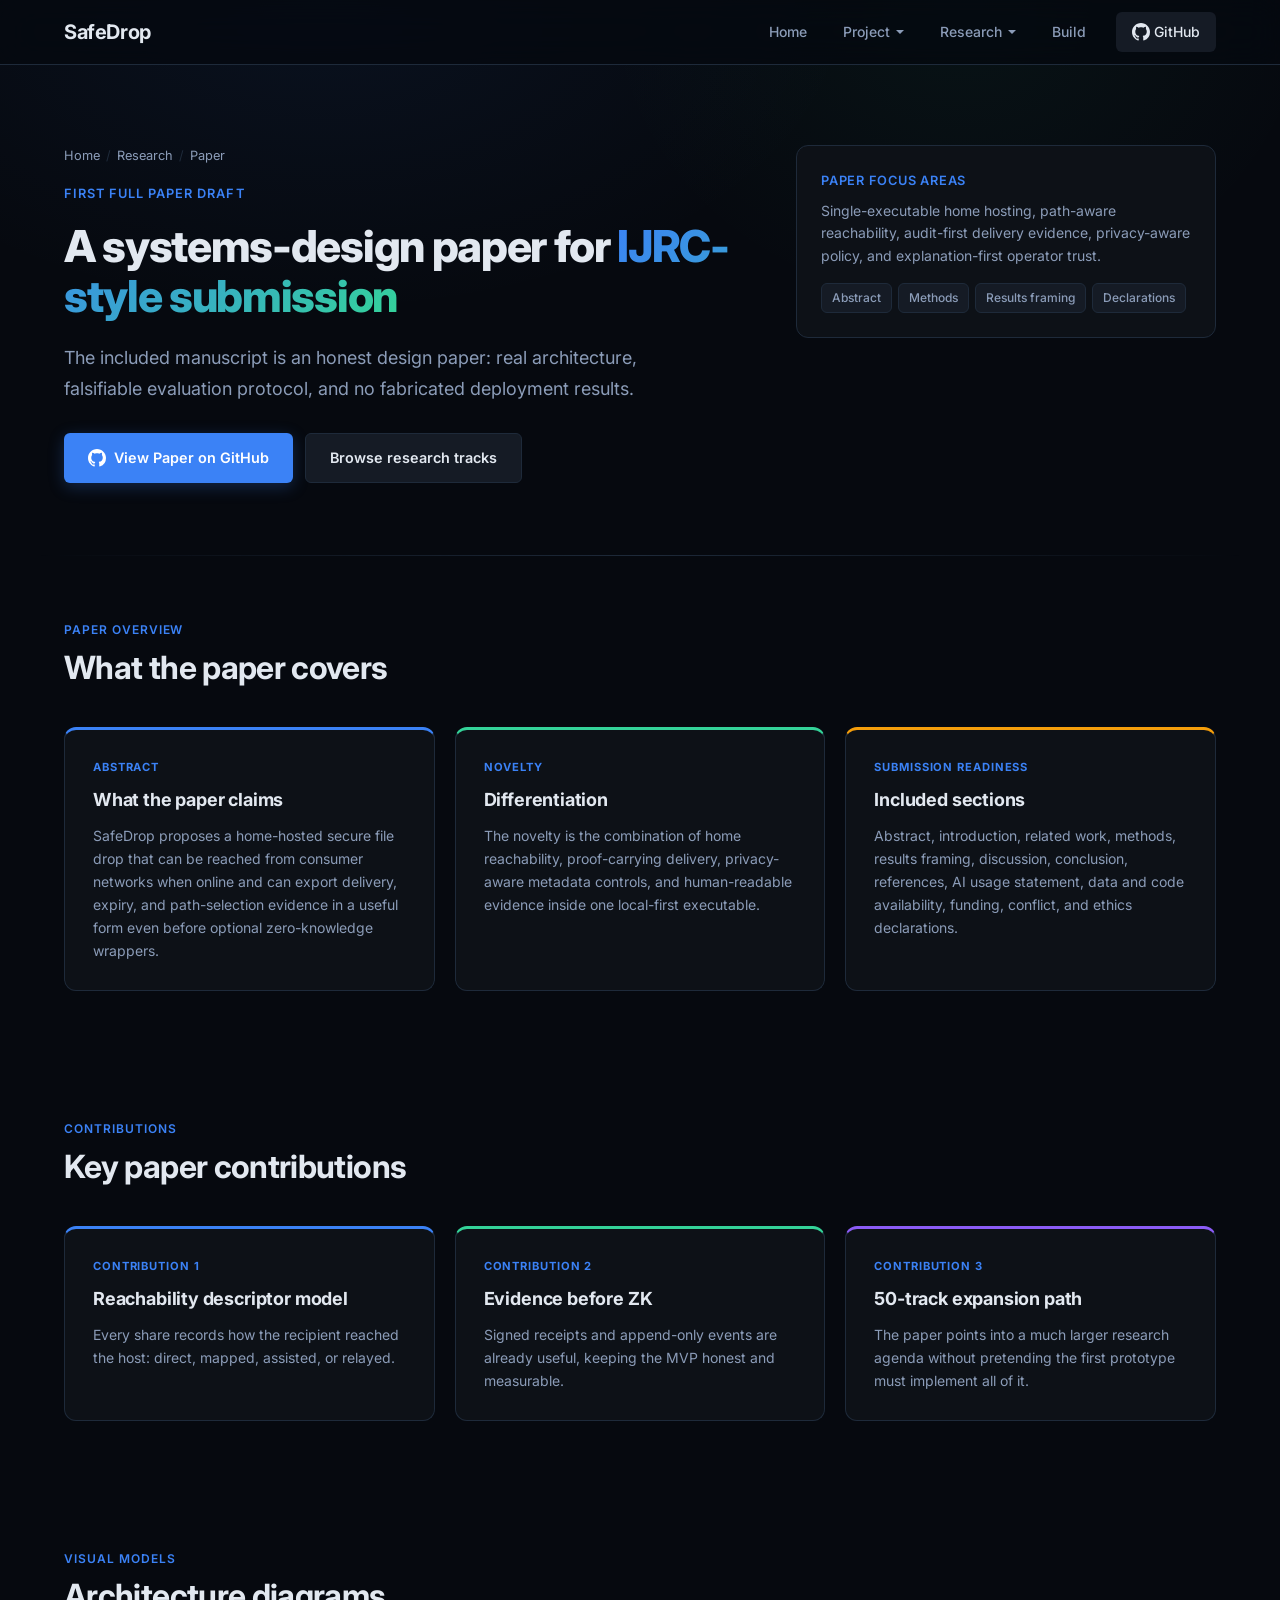
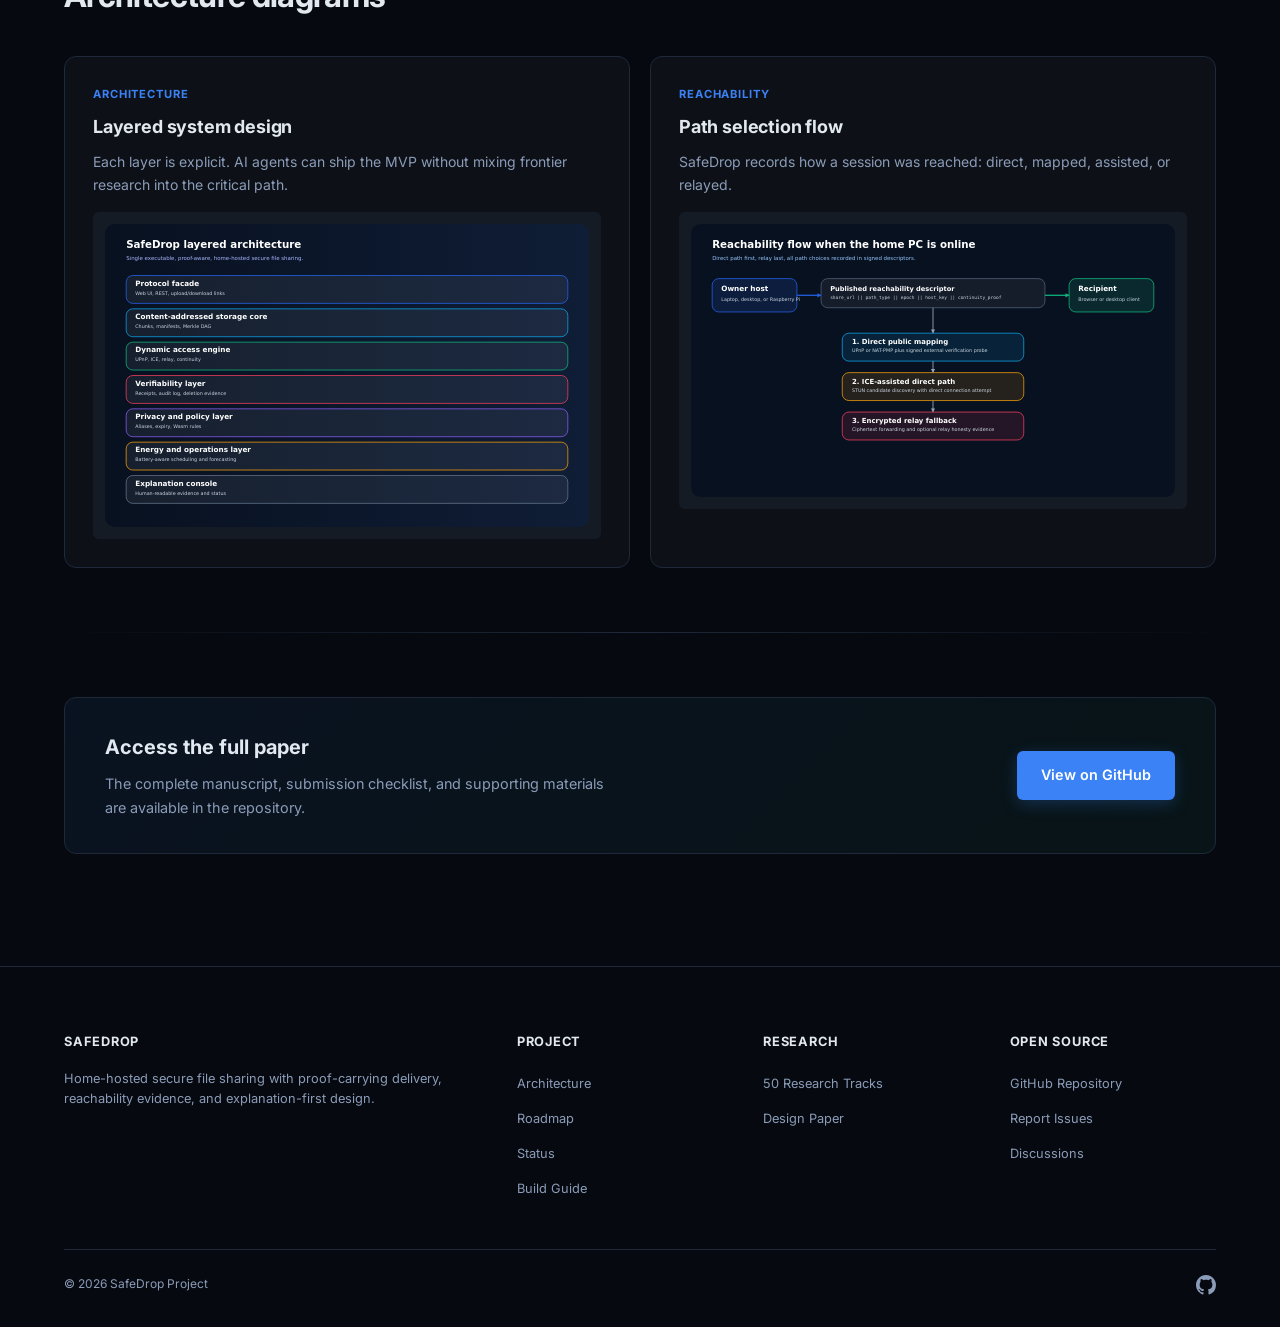
<file: Docs/paper.html>
<!doctype html>
<html lang="en">
<head>
  <meta charset="utf-8">
  <meta name="viewport" content="width=device-width, initial-scale=1">
  <title>SafeDrop — Design Paper</title>
  <meta name="description" content="Summary of the SafeDrop IJRC-style research design paper.">
  <link rel="icon" href="assets/favicon.svg" type="image/svg+xml">
  <link rel="preconnect" href="https://fonts.googleapis.com">
  <link rel="preconnect" href="https://fonts.gstatic.com" crossorigin>
  <link href="https://fonts.googleapis.com/css2?family=Inter:wght@400;500;600;700;800&display=swap" rel="stylesheet">
  <link rel="stylesheet" href="assets/styles.css">
  <script src="assets/tracks-data.js" defer></script>
  <script src="assets/app.js" defer></script>
</head>
<body data-page="paper">
  <div class="page-bg"></div>
  <header class="site-header">
    <div class="container nav-row">
      <a class="brand" href="index.html">SafeDrop</a>
      <button class="nav-toggle" aria-label="Toggle menu"><span></span></button>
      <nav class="nav-links">
        <a href="index.html">Home</a>
        <div class="nav-dropdown">
          <span class="nav-dropdown-trigger">Project <span class="caret"></span></span>
          <div class="nav-dropdown-menu">
            <a href="architecture.html">
              <span class="menu-icon">&#9881;</span>
              <span class="menu-text"><span class="menu-label">Architecture</span><span class="menu-desc">System design &amp; layers</span></span>
            </a>
            <a href="roadmap.html">
              <span class="menu-icon">&#9776;</span>
              <span class="menu-text"><span class="menu-label">Roadmap</span><span class="menu-desc">Implementation timeline</span></span>
            </a>
            <a href="status.html">
              <span class="menu-icon">&#9989;</span>
              <span class="menu-text"><span class="menu-label">Status</span><span class="menu-desc">Sprint &amp; issue tracker</span></span>
            </a>
          </div>
        </div>
        <div class="nav-dropdown">
          <span class="nav-dropdown-trigger">Research <span class="caret"></span></span>
          <div class="nav-dropdown-menu">
            <a href="research.html">
              <span class="menu-icon">&#128269;</span>
              <span class="menu-text"><span class="menu-label">50 Tracks</span><span class="menu-desc">Full research agenda</span></span>
            </a>
            <a href="paper.html">
              <span class="menu-icon">&#128196;</span>
              <span class="menu-text"><span class="menu-label">Paper</span><span class="menu-desc">IJRC design paper</span></span>
            </a>
          </div>
        </div>
        <a href="build.html">Build</a>
        <a class="nav-github" href="https://github.com/pinkysworld/SafeDrop" target="_blank" rel="noopener noreferrer">
          <svg viewBox="0 0 16 16" fill="currentColor"><path d="M8 0C3.58 0 0 3.58 0 8c0 3.54 2.29 6.53 5.47 7.59.4.07.55-.17.55-.38 0-.19-.01-.82-.01-1.49-2.01.37-2.53-.49-2.69-.94-.09-.23-.48-.94-.82-1.13-.28-.15-.68-.52-.01-.53.63-.01 1.08.58 1.23.82.72 1.21 1.87.87 2.33.66.07-.52.28-.87.51-1.07-1.78-.2-3.64-.89-3.64-3.95 0-.87.31-1.59.82-2.15-.08-.2-.36-1.02.08-2.12 0 0 .67-.21 2.2.82.64-.18 1.32-.27 2-.27.68 0 1.36.09 2 .27 1.53-1.04 2.2-.82 2.2-.82.44 1.1.16 1.92.08 2.12.51.56.82 1.27.82 2.15 0 3.07-1.87 3.75-3.65 3.95.29.25.54.73.54 1.48 0 1.07-.01 1.93-.01 2.2 0 .21.15.46.55.38A8.013 8.013 0 0016 8c0-4.42-3.58-8-8-8z"/></svg>
          GitHub
        </a>
      </nav>
    </div>
  </header>
  <main>
    <section class="hero">
      <div class="container hero-grid">
        <div class="hero-copy">
          <nav class="breadcrumb"><a href="index.html">Home</a> <span class="sep">/</span> <a href="research.html">Research</a> <span class="sep">/</span> <span>Paper</span></nav>
          <div class="eyebrow">First full paper draft</div>
          <h1 class="page-title">A systems-design paper for <span class="gradient-text">IJRC-style submission</span></h1>
          <p class="lead">The included manuscript is an honest design paper: real architecture, falsifiable evaluation protocol, and no fabricated deployment results.</p>
          <div class="cta-row">
            <a class="button primary" href="https://github.com/pinkysworld/SafeDrop" target="_blank" rel="noopener noreferrer"><svg width="18" height="18" viewBox="0 0 16 16" fill="currentColor"><path d="M8 0C3.58 0 0 3.58 0 8c0 3.54 2.29 6.53 5.47 7.59.4.07.55-.17.55-.38 0-.19-.01-.82-.01-1.49-2.01.37-2.53-.49-2.69-.94-.09-.23-.48-.94-.82-1.13-.28-.15-.68-.52-.01-.53.63-.01 1.08.58 1.23.82.72 1.21 1.87.87 2.33.66.07-.52.28-.87.51-1.07-1.78-.2-3.64-.89-3.64-3.95 0-.87.31-1.59.82-2.15-.08-.2-.36-1.02.08-2.12 0 0 .67-.21 2.2.82.64-.18 1.32-.27 2-.27.68 0 1.36.09 2 .27 1.53-1.04 2.2-.82 2.2-.82.44 1.1.16 1.92.08 2.12.51.56.82 1.27.82 2.15 0 3.07-1.87 3.75-3.65 3.95.29.25.54.73.54 1.48 0 1.07-.01 1.93-.01 2.2 0 .21.15.46.55.38A8.013 8.013 0 0016 8c0-4.42-3.58-8-8-8z"/></svg> View Paper on GitHub</a>
            <a class="button secondary" href="research.html">Browse research tracks</a>
          </div>
        </div>
        <aside class="hero-panel">
          <div class="panel-title">Paper focus areas</div>
          <div class="panel-meta">Single-executable home hosting, path-aware reachability, audit-first delivery evidence, privacy-aware policy, and explanation-first operator trust.</div>
          <div class="tag-list"><span class="tag">Abstract</span><span class="tag">Methods</span><span class="tag">Results framing</span><span class="tag">Declarations</span></div>
        </aside>
      </div>
    </section>
    <div class="section-divider"></div>
    <section class="section">
      <div class="container">
        <div class="section-head reveal"><div><div class="section-label">Paper overview</div><h2>What the paper covers</h2></div></div>
        <div class="card-grid">
          <article class="paper-card card-accent-blue reveal"><div class="kicker">Abstract</div><h3>What the paper claims</h3><p>SafeDrop proposes a home-hosted secure file drop that can be reached from consumer networks when online and can export delivery, expiry, and path-selection evidence in a useful form even before optional zero-knowledge wrappers.</p></article>
          <article class="paper-card card-accent-mint reveal"><div class="kicker">Novelty</div><h3>Differentiation</h3><p>The novelty is the combination of home reachability, proof-carrying delivery, privacy-aware metadata controls, and human-readable evidence inside one local-first executable.</p></article>
          <article class="paper-card card-accent-gold reveal"><div class="kicker">Submission readiness</div><h3>Included sections</h3><p>Abstract, introduction, related work, methods, results framing, discussion, conclusion, references, AI usage statement, data and code availability, funding, conflict, and ethics declarations.</p></article>
        </div>
      </div>
    </section>
    <section class="section">
      <div class="container">
        <div class="section-head reveal"><div><div class="section-label">Contributions</div><h2>Key paper contributions</h2></div></div>
        <div class="info-grid">
          <article class="info-card card-accent-blue reveal"><div class="kicker">Contribution 1</div><h3>Reachability descriptor model</h3><p>Every share records how the recipient reached the host: direct, mapped, assisted, or relayed.</p></article>
          <article class="info-card card-accent-mint reveal"><div class="kicker">Contribution 2</div><h3>Evidence before ZK</h3><p>Signed receipts and append-only events are already useful, keeping the MVP honest and measurable.</p></article>
          <article class="info-card card-accent-violet reveal"><div class="kicker">Contribution 3</div><h3>50-track expansion path</h3><p>The paper points into a much larger research agenda without pretending the first prototype must implement all of it.</p></article>
        </div>
      </div>
    </section>
    <section class="section">
      <div class="container">
        <div class="section-head reveal"><div><div class="section-label">Visual models</div><h2>Architecture diagrams</h2></div></div>
        <div class="card-grid-2 reveal">
          <article class="paper-card figure-card"><div class="kicker">Architecture</div><h3>Layered system design</h3><p>Each layer is explicit. AI agents can ship the MVP without mixing frontier research into the critical path.</p><img src="assets/architecture.svg" alt="Architecture diagram"></article>
          <article class="paper-card figure-card"><div class="kicker">Reachability</div><h3>Path selection flow</h3><p>SafeDrop records how a session was reached: direct, mapped, assisted, or relayed.</p><img src="assets/reachability.svg" alt="Reachability flow diagram"></article>
        </div>
      </div>
    </section>
    <div class="section-divider"></div>
    <section class="section">
      <div class="container reveal">
        <div class="github-banner"><div><h3>Access the full paper</h3><p>The complete manuscript, submission checklist, and supporting materials are available in the repository.</p></div><a class="button primary" href="https://github.com/pinkysworld/SafeDrop" target="_blank" rel="noopener noreferrer">View on GitHub</a></div>
      </div>
    </section>
  </main>
  <footer class="site-footer">
    <div class="container">
      <div class="footer-grid">
        <div>
          <div class="footer-title">SafeDrop</div>
          <p>Home-hosted secure file sharing with proof-carrying delivery, reachability evidence, and explanation-first design.</p>
        </div>
        <div>
          <div class="footer-title">Project</div>
          <ul>
            <li><a href="architecture.html">Architecture</a></li>
            <li><a href="roadmap.html">Roadmap</a></li>
            <li><a href="status.html">Status</a></li>
            <li><a href="build.html">Build Guide</a></li>
          </ul>
        </div>
        <div>
          <div class="footer-title">Research</div>
          <ul>
            <li><a href="research.html">50 Research Tracks</a></li>
            <li><a href="paper.html">Design Paper</a></li>
          </ul>
        </div>
        <div>
          <div class="footer-title">Open Source</div>
          <ul>
            <li><a href="https://github.com/pinkysworld/SafeDrop" target="_blank" rel="noopener noreferrer">GitHub Repository</a></li>
            <li><a href="https://github.com/pinkysworld/SafeDrop/issues" target="_blank" rel="noopener noreferrer">Report Issues</a></li>
            <li><a href="https://github.com/pinkysworld/SafeDrop/discussions" target="_blank" rel="noopener noreferrer">Discussions</a></li>
          </ul>
        </div>
      </div>
      <div class="footer-bottom">
        <span>&copy; 2026 SafeDrop Project</span>
        <div class="footer-social">
          <a href="https://github.com/pinkysworld/SafeDrop" target="_blank" rel="noopener noreferrer" aria-label="GitHub">
            <svg viewBox="0 0 16 16" fill="currentColor"><path d="M8 0C3.58 0 0 3.58 0 8c0 3.54 2.29 6.53 5.47 7.59.4.07.55-.17.55-.38 0-.19-.01-.82-.01-1.49-2.01.37-2.53-.49-2.69-.94-.09-.23-.48-.94-.82-1.13-.28-.15-.68-.52-.01-.53.63-.01 1.08.58 1.23.82.72 1.21 1.87.87 2.33.66.07-.52.28-.87.51-1.07-1.78-.2-3.64-.89-3.64-3.95 0-.87.31-1.59.82-2.15-.08-.2-.36-1.02.08-2.12 0 0 .67-.21 2.2.82.64-.18 1.32-.27 2-.27.68 0 1.36.09 2 .27 1.53-1.04 2.2-.82 2.2-.82.44 1.1.16 1.92.08 2.12.51.56.82 1.27.82 2.15 0 3.07-1.87 3.75-3.65 3.95.29.25.54.73.54 1.48 0 1.07-.01 1.93-.01 2.2 0 .21.15.46.55.38A8.013 8.013 0 0016 8c0-4.42-3.58-8-8-8z"/></svg>
          </a>
        </div>
      </div>
    </div>
  </footer>
</body>
</html>
</file>
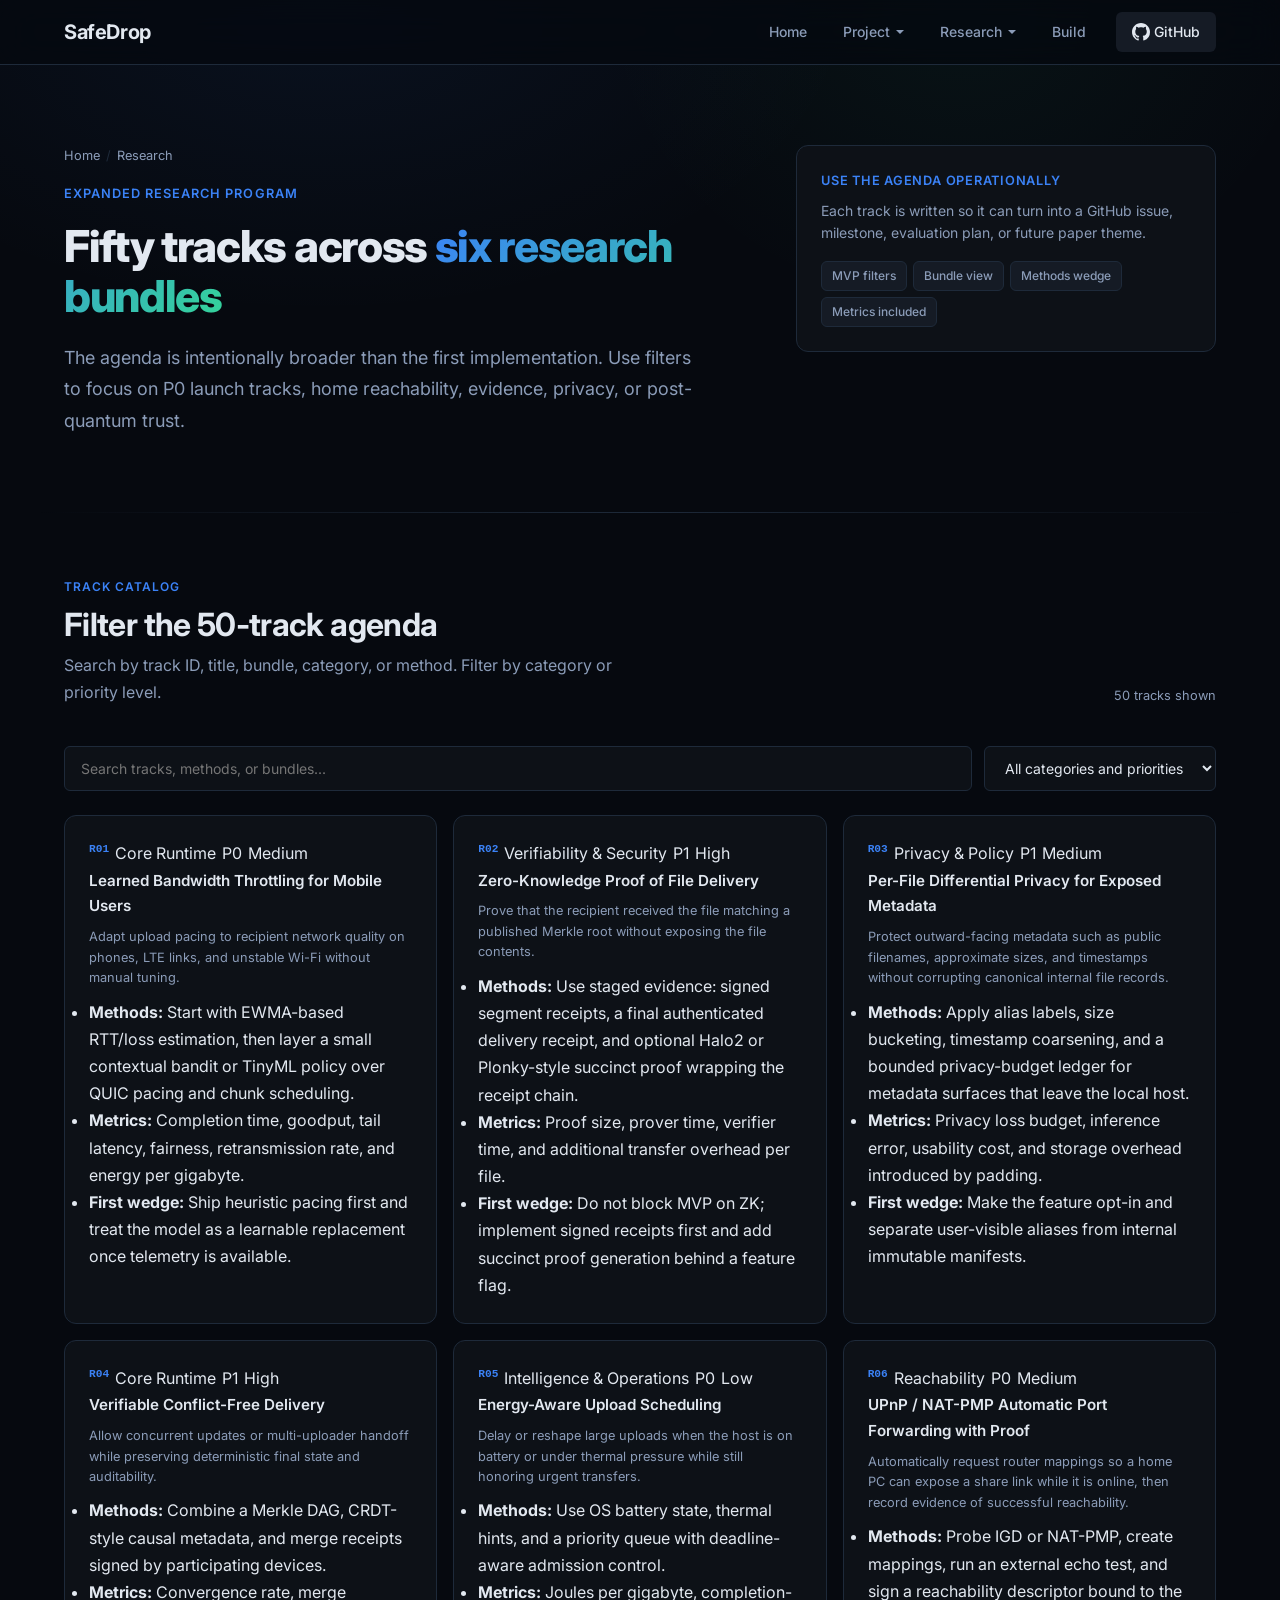
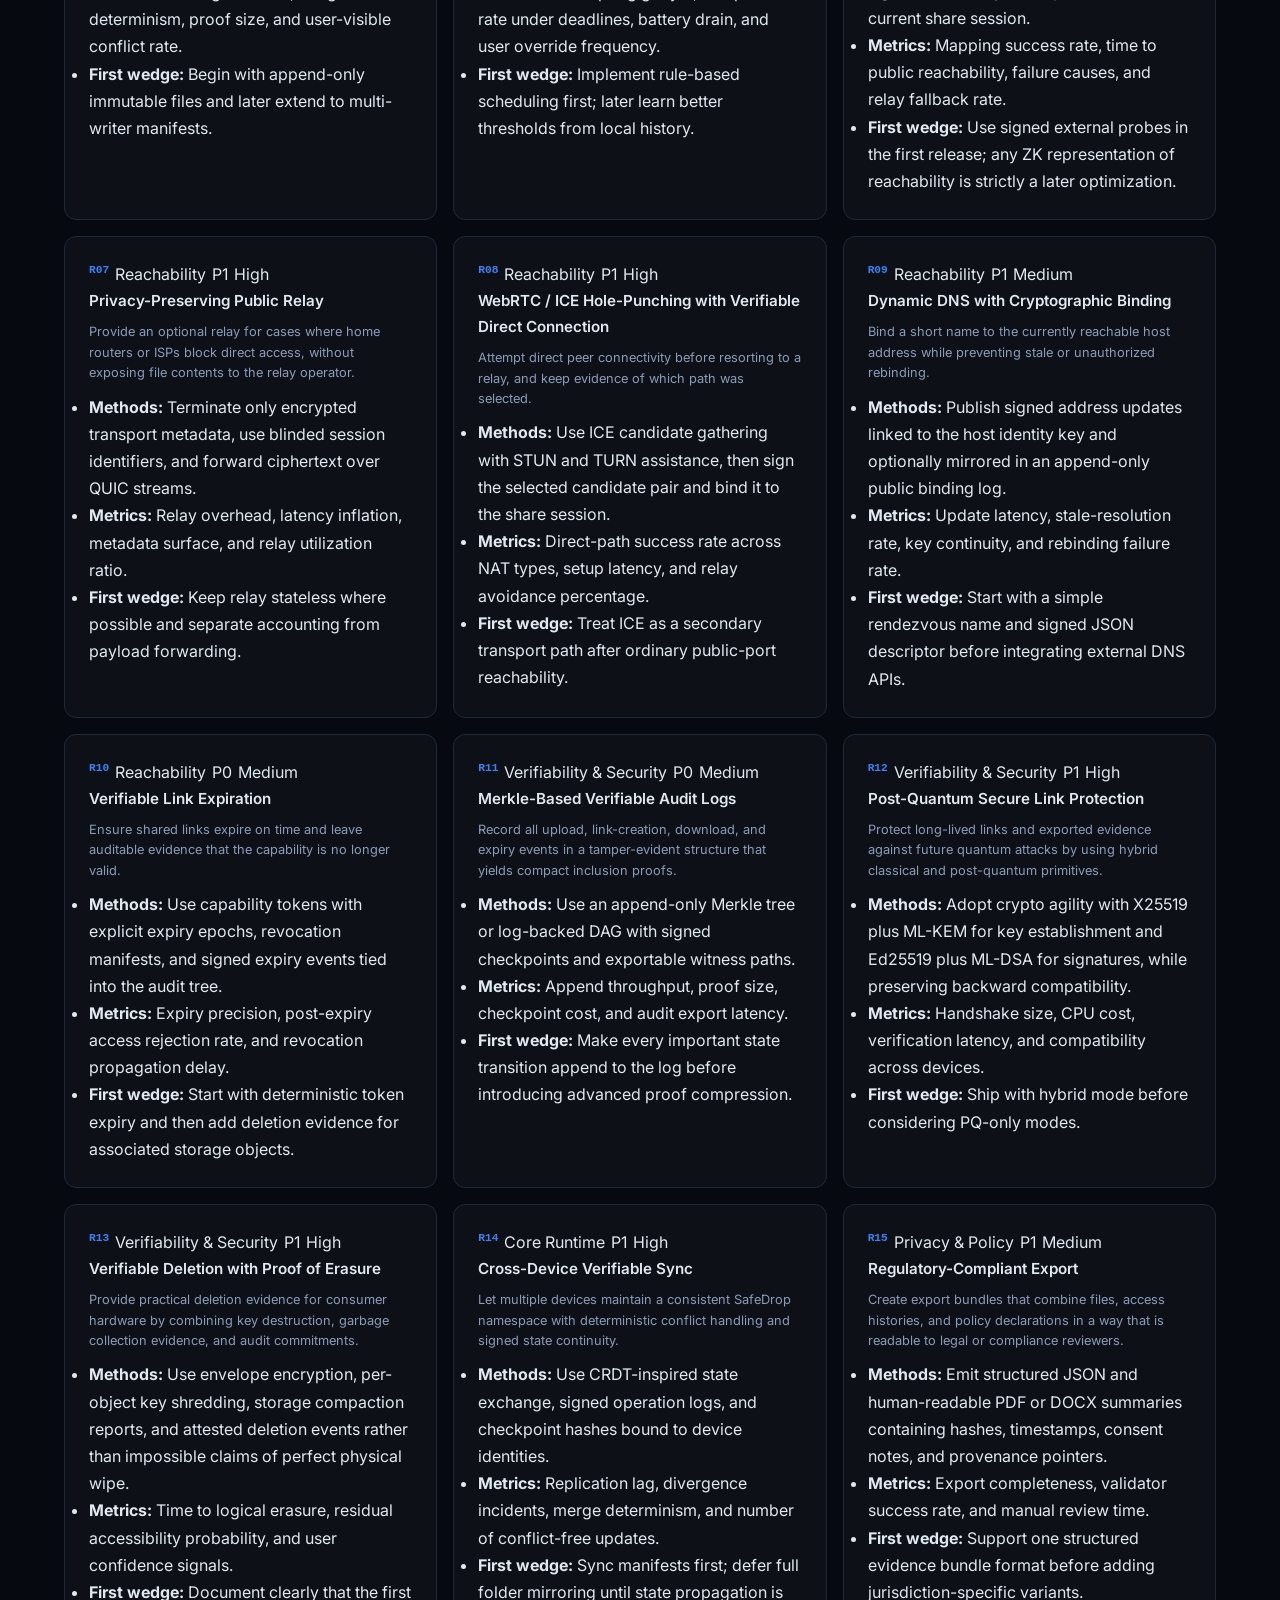
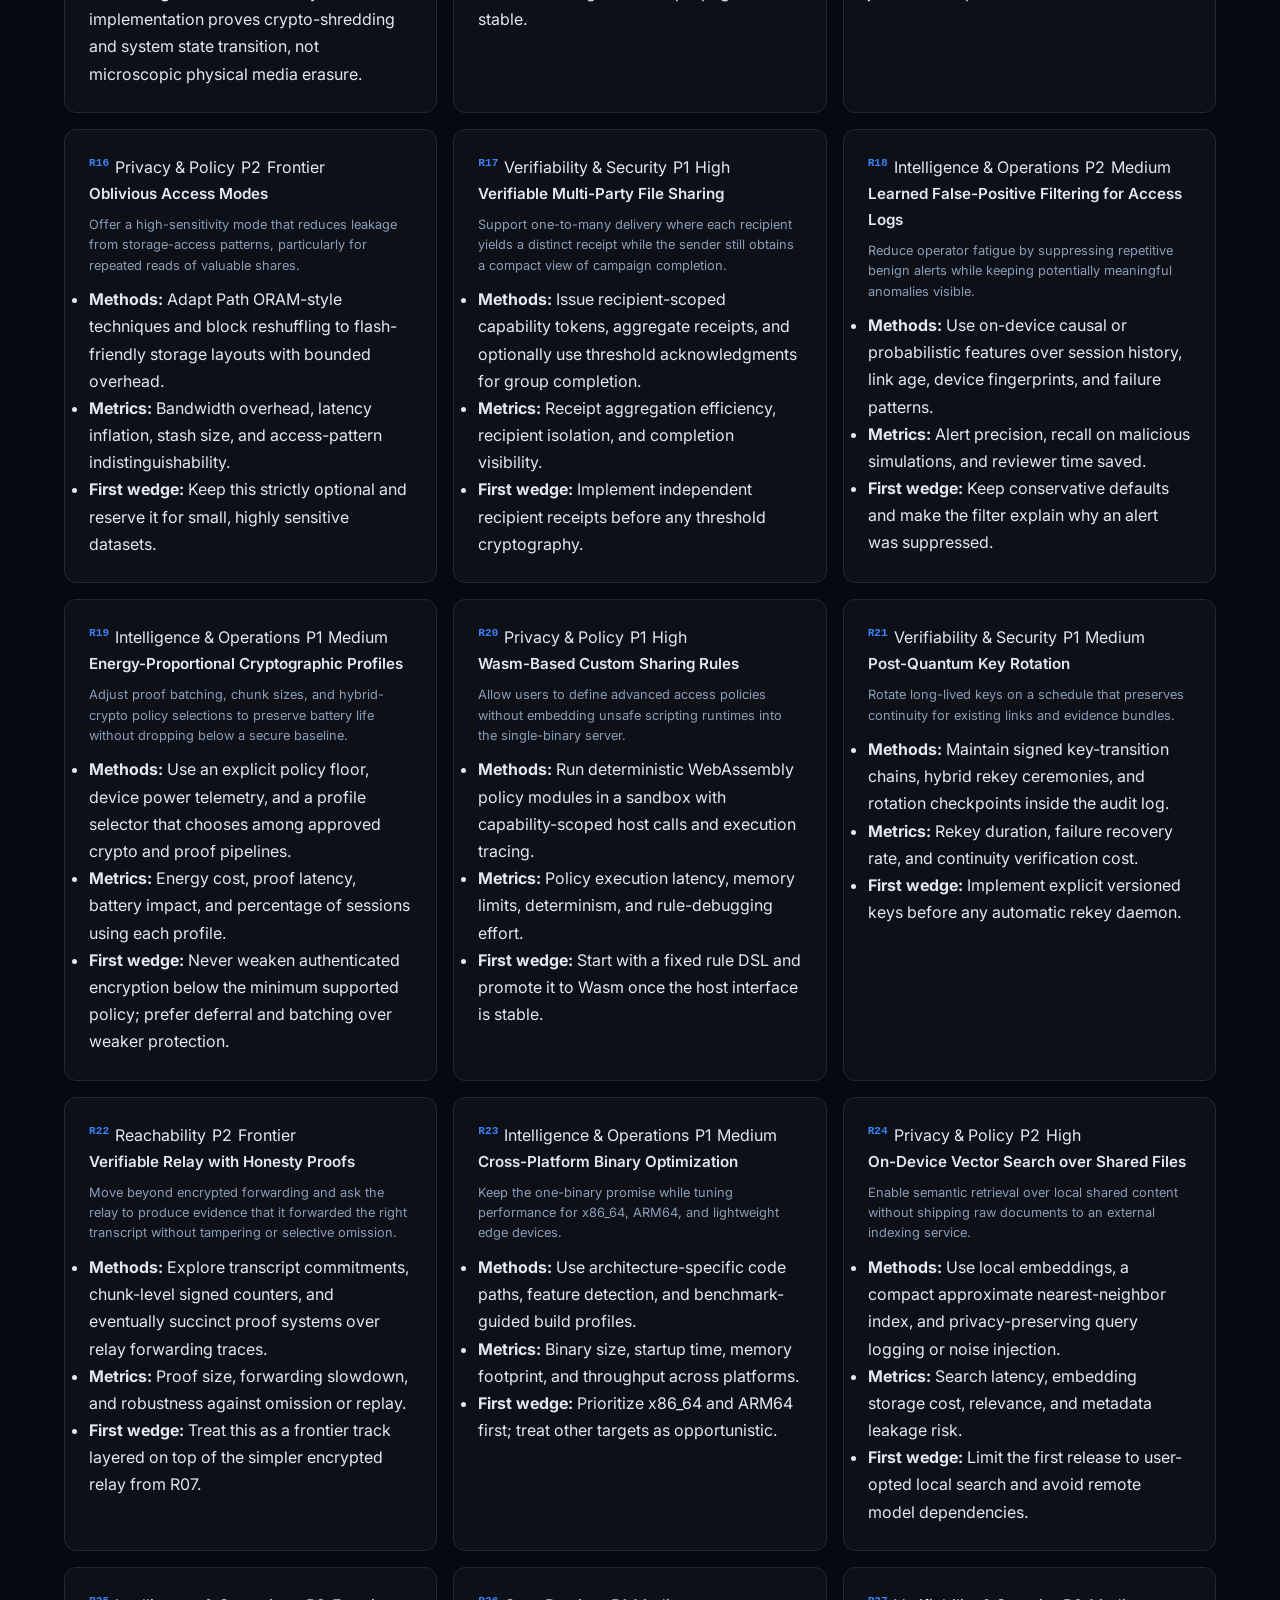
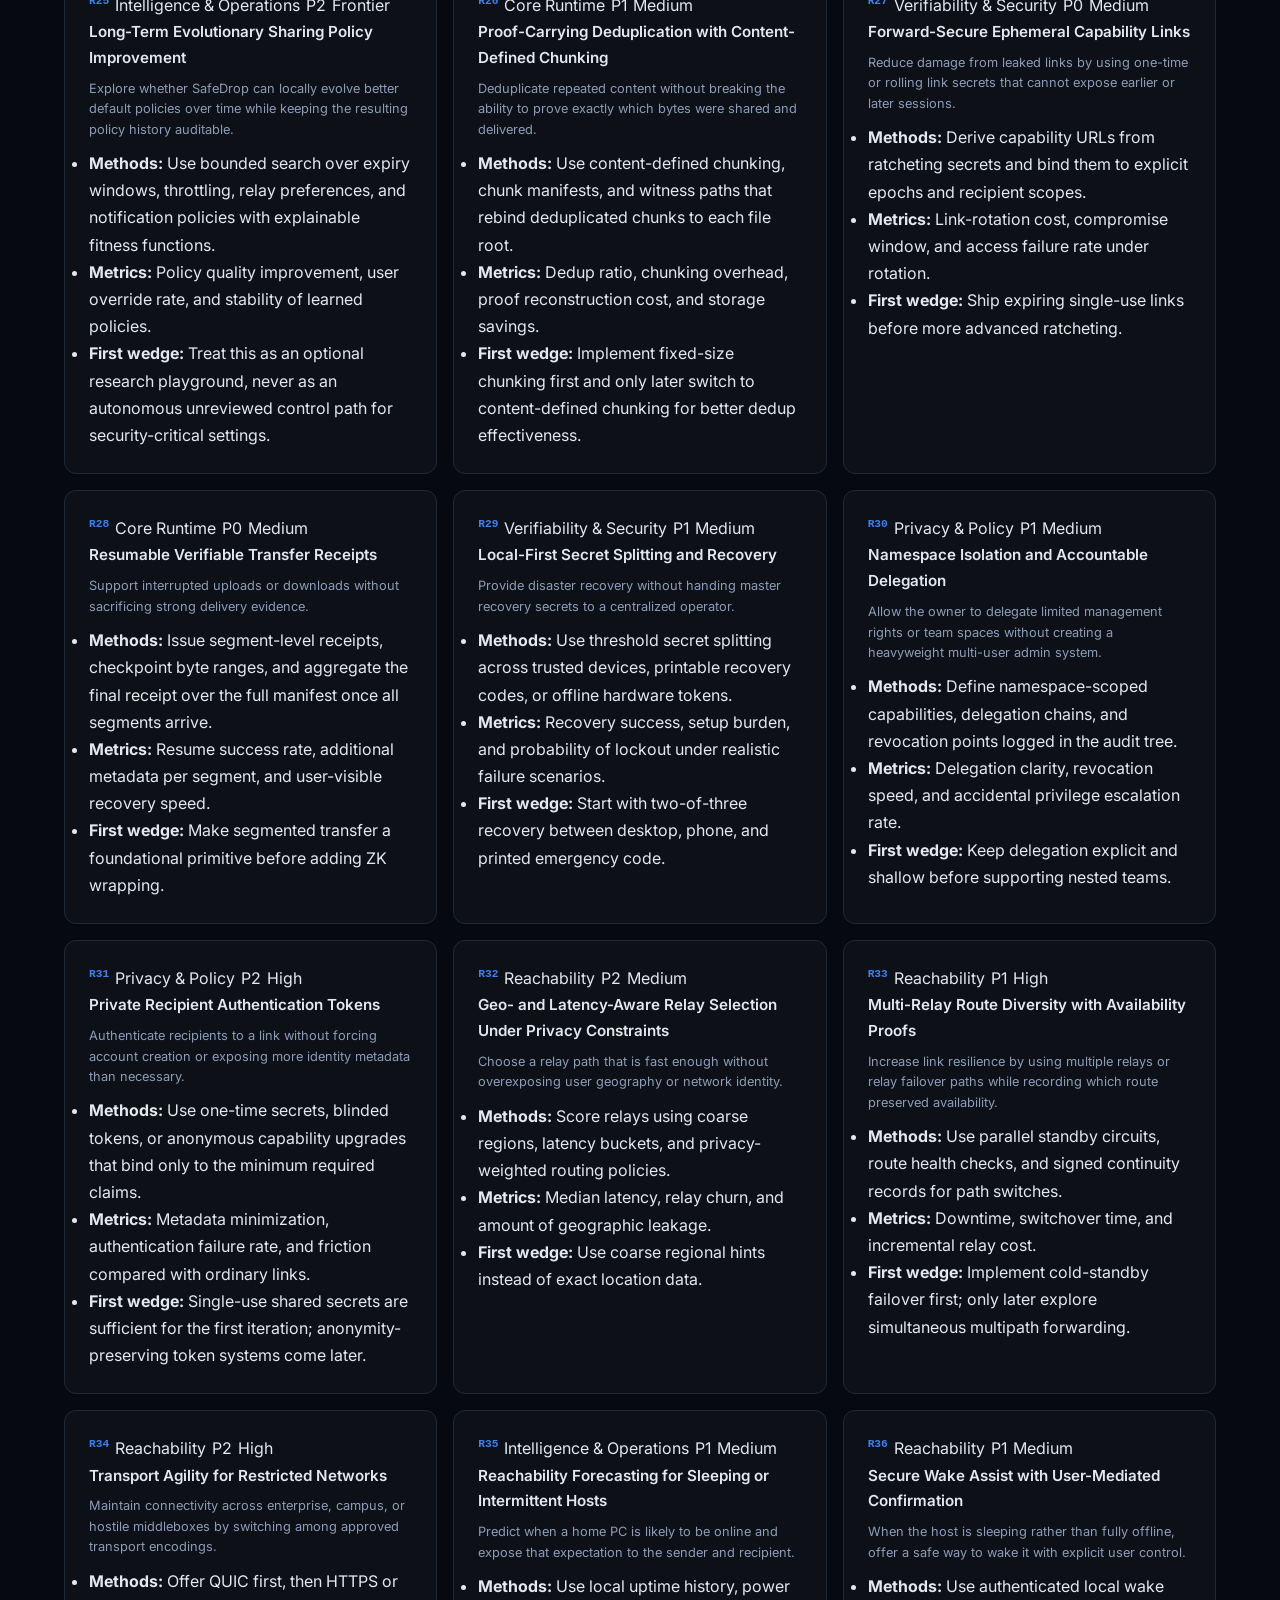
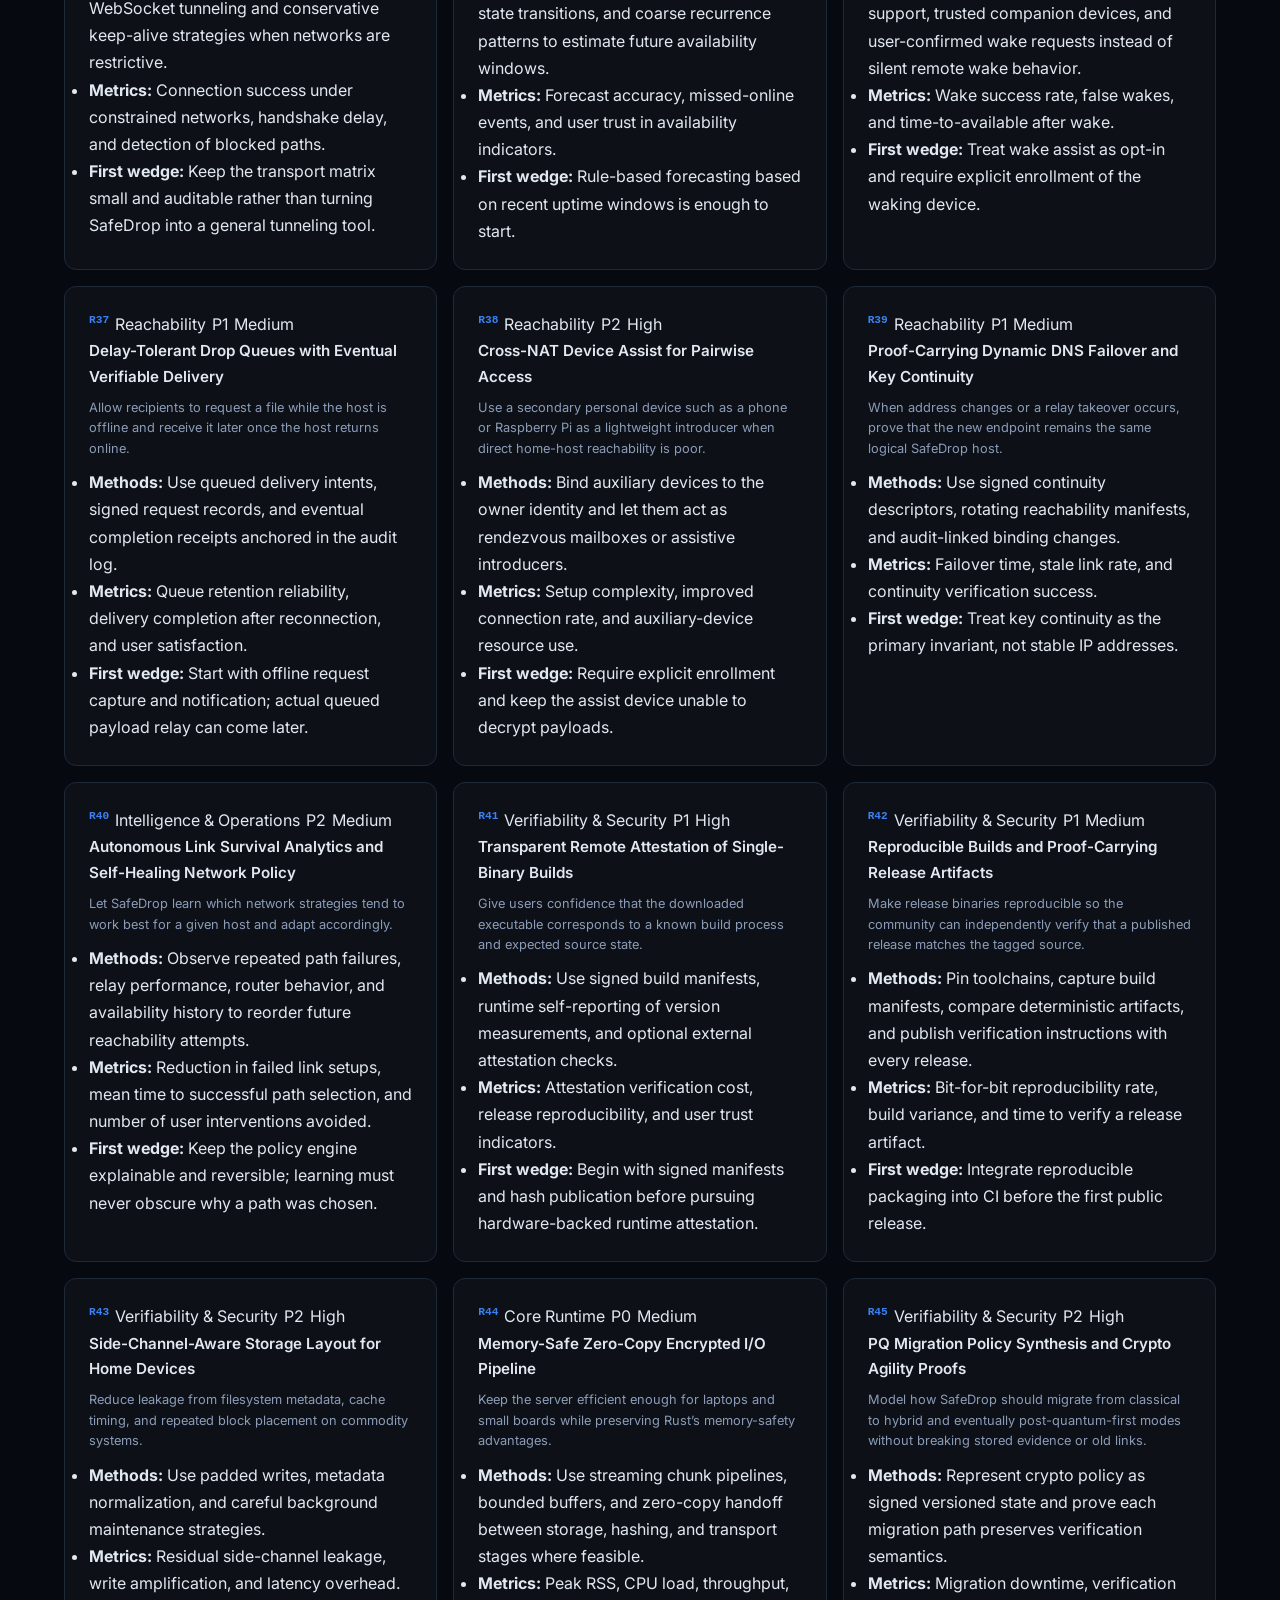
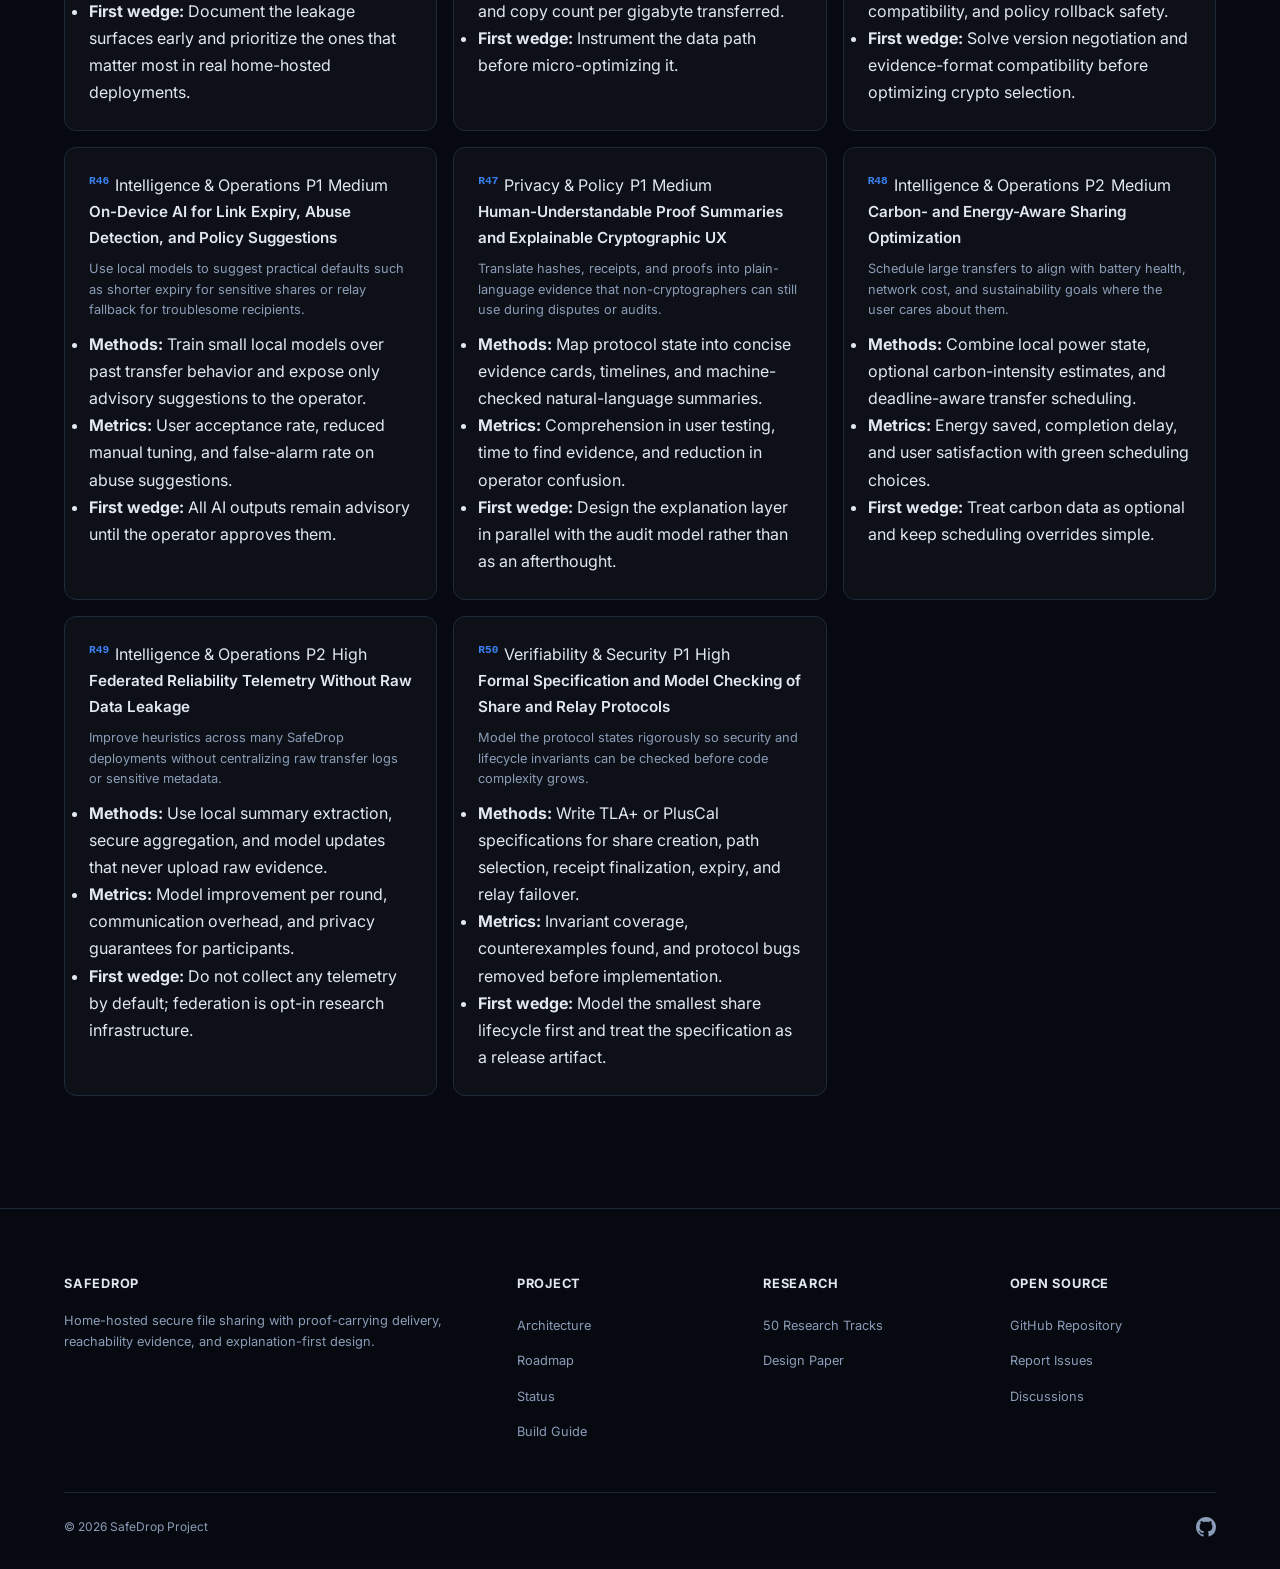
<file: Docs/research.html>
<!doctype html>
<html lang="en">
<head>
  <meta charset="utf-8">
  <meta name="viewport" content="width=device-width, initial-scale=1">
  <title>SafeDrop — Research Agenda</title>
  <meta name="description" content="Explore the 50-track SafeDrop research agenda with filters by bundle, category, and priority.">
  <link rel="icon" href="assets/favicon.svg" type="image/svg+xml">
  <link rel="preconnect" href="https://fonts.googleapis.com">
  <link rel="preconnect" href="https://fonts.gstatic.com" crossorigin>
  <link href="https://fonts.googleapis.com/css2?family=Inter:wght@400;500;600;700;800&display=swap" rel="stylesheet">
  <link rel="stylesheet" href="assets/styles.css">
  <script src="assets/tracks-data.js" defer></script>
  <script src="assets/app.js" defer></script>
</head>
<body data-page="research">
  <div class="page-bg"></div>
  <header class="site-header">
    <div class="container nav-row">
      <a class="brand" href="index.html">SafeDrop</a>
      <button class="nav-toggle" aria-label="Toggle menu"><span></span></button>
      <nav class="nav-links">
        <a href="index.html">Home</a>
        <div class="nav-dropdown">
          <span class="nav-dropdown-trigger">Project <span class="caret"></span></span>
          <div class="nav-dropdown-menu">
            <a href="architecture.html">
              <span class="menu-icon">&#9881;</span>
              <span class="menu-text"><span class="menu-label">Architecture</span><span class="menu-desc">System design &amp; layers</span></span>
            </a>
            <a href="roadmap.html">
              <span class="menu-icon">&#9776;</span>
              <span class="menu-text"><span class="menu-label">Roadmap</span><span class="menu-desc">Implementation timeline</span></span>
            </a>
            <a href="status.html">
              <span class="menu-icon">&#9989;</span>
              <span class="menu-text"><span class="menu-label">Status</span><span class="menu-desc">Sprint &amp; issue tracker</span></span>
            </a>
          </div>
        </div>
        <div class="nav-dropdown">
          <span class="nav-dropdown-trigger">Research <span class="caret"></span></span>
          <div class="nav-dropdown-menu">
            <a href="research.html">
              <span class="menu-icon">&#128269;</span>
              <span class="menu-text"><span class="menu-label">50 Tracks</span><span class="menu-desc">Full research agenda</span></span>
            </a>
            <a href="paper.html">
              <span class="menu-icon">&#128196;</span>
              <span class="menu-text"><span class="menu-label">Paper</span><span class="menu-desc">IJRC design paper</span></span>
            </a>
          </div>
        </div>
        <a href="build.html">Build</a>
        <a class="nav-github" href="https://github.com/pinkysworld/SafeDrop" target="_blank" rel="noopener noreferrer">
          <svg viewBox="0 0 16 16" fill="currentColor"><path d="M8 0C3.58 0 0 3.58 0 8c0 3.54 2.29 6.53 5.47 7.59.4.07.55-.17.55-.38 0-.19-.01-.82-.01-1.49-2.01.37-2.53-.49-2.69-.94-.09-.23-.48-.94-.82-1.13-.28-.15-.68-.52-.01-.53.63-.01 1.08.58 1.23.82.72 1.21 1.87.87 2.33.66.07-.52.28-.87.51-1.07-1.78-.2-3.64-.89-3.64-3.95 0-.87.31-1.59.82-2.15-.08-.2-.36-1.02.08-2.12 0 0 .67-.21 2.2.82.64-.18 1.32-.27 2-.27.68 0 1.36.09 2 .27 1.53-1.04 2.2-.82 2.2-.82.44 1.1.16 1.92.08 2.12.51.56.82 1.27.82 2.15 0 3.07-1.87 3.75-3.65 3.95.29.25.54.73.54 1.48 0 1.07-.01 1.93-.01 2.2 0 .21.15.46.55.38A8.013 8.013 0 0016 8c0-4.42-3.58-8-8-8z"/></svg>
          GitHub
        </a>
      </nav>
    </div>
  </header>
  <main>
    <section class="hero">
      <div class="container hero-grid">
        <div class="hero-copy">
          <nav class="breadcrumb"><a href="index.html">Home</a> <span class="sep">/</span> <span>Research</span></nav>
          <div class="eyebrow">Expanded research program</div>
          <h1 class="page-title">Fifty tracks across <span class="gradient-text">six research bundles</span></h1>
          <p class="lead">The agenda is intentionally broader than the first implementation. Use filters to focus on P0 launch tracks, home reachability, evidence, privacy, or post-quantum trust.</p>
        </div>
        <aside class="hero-panel">
          <div class="panel-title">Use the agenda operationally</div>
          <div class="panel-meta">Each track is written so it can turn into a GitHub issue, milestone, evaluation plan, or future paper theme.</div>
          <div class="tag-list"><span class="tag">MVP filters</span><span class="tag">Bundle view</span><span class="tag">Methods wedge</span><span class="tag">Metrics included</span></div>
        </aside>
      </div>
    </section>
    <div class="section-divider"></div>
    <section class="section">
      <div class="container">
        <div class="section-head reveal">
          <div><div class="section-label">Track catalog</div><h2>Filter the 50-track agenda</h2><p>Search by track ID, title, bundle, category, or method. Filter by category or priority level.</p></div>
          <div class="small-note" data-track-count>50 tracks shown</div>
        </div>
        <div class="search-controls">
          <input type="search" placeholder="Search tracks, methods, or bundles..." data-track-search>
          <select data-track-filter>
            <option value="all">All categories and priorities</option>
            <option value="Core Runtime">Core Runtime</option>
            <option value="Reachability">Reachability</option>
            <option value="Verifiability & Security">Verifiability &amp; Security</option>
            <option value="Privacy & Policy">Privacy &amp; Policy</option>
            <option value="Intelligence & Operations">Intelligence &amp; Operations</option>
            <option value="P0">P0 only</option>
            <option value="P1">P1 only</option>
            <option value="P2">P2 only</option>
          </select>
        </div>
        <div class="research-grid" data-research-grid></div>
      </div>
    </section>
  </main>
  <footer class="site-footer">
    <div class="container">
      <div class="footer-grid">
        <div>
          <div class="footer-title">SafeDrop</div>
          <p>Home-hosted secure file sharing with proof-carrying delivery, reachability evidence, and explanation-first design.</p>
        </div>
        <div>
          <div class="footer-title">Project</div>
          <ul>
            <li><a href="architecture.html">Architecture</a></li>
            <li><a href="roadmap.html">Roadmap</a></li>
            <li><a href="status.html">Status</a></li>
            <li><a href="build.html">Build Guide</a></li>
          </ul>
        </div>
        <div>
          <div class="footer-title">Research</div>
          <ul>
            <li><a href="research.html">50 Research Tracks</a></li>
            <li><a href="paper.html">Design Paper</a></li>
          </ul>
        </div>
        <div>
          <div class="footer-title">Open Source</div>
          <ul>
            <li><a href="https://github.com/pinkysworld/SafeDrop" target="_blank" rel="noopener noreferrer">GitHub Repository</a></li>
            <li><a href="https://github.com/pinkysworld/SafeDrop/issues" target="_blank" rel="noopener noreferrer">Report Issues</a></li>
            <li><a href="https://github.com/pinkysworld/SafeDrop/discussions" target="_blank" rel="noopener noreferrer">Discussions</a></li>
          </ul>
        </div>
      </div>
      <div class="footer-bottom">
        <span>&copy; 2026 SafeDrop Project</span>
        <div class="footer-social">
          <a href="https://github.com/pinkysworld/SafeDrop" target="_blank" rel="noopener noreferrer" aria-label="GitHub">
            <svg viewBox="0 0 16 16" fill="currentColor"><path d="M8 0C3.58 0 0 3.58 0 8c0 3.54 2.29 6.53 5.47 7.59.4.07.55-.17.55-.38 0-.19-.01-.82-.01-1.49-2.01.37-2.53-.49-2.69-.94-.09-.23-.48-.94-.82-1.13-.28-.15-.68-.52-.01-.53.63-.01 1.08.58 1.23.82.72 1.21 1.87.87 2.33.66.07-.52.28-.87.51-1.07-1.78-.2-3.64-.89-3.64-3.95 0-.87.31-1.59.82-2.15-.08-.2-.36-1.02.08-2.12 0 0 .67-.21 2.2.82.64-.18 1.32-.27 2-.27.68 0 1.36.09 2 .27 1.53-1.04 2.2-.82 2.2-.82.44 1.1.16 1.92.08 2.12.51.56.82 1.27.82 2.15 0 3.07-1.87 3.75-3.65 3.95.29.25.54.73.54 1.48 0 1.07-.01 1.93-.01 2.2 0 .21.15.46.55.38A8.013 8.013 0 0016 8c0-4.42-3.58-8-8-8z"/></svg>
          </a>
        </div>
      </div>
    </div>
  </footer>
</body>
</html>
</file>
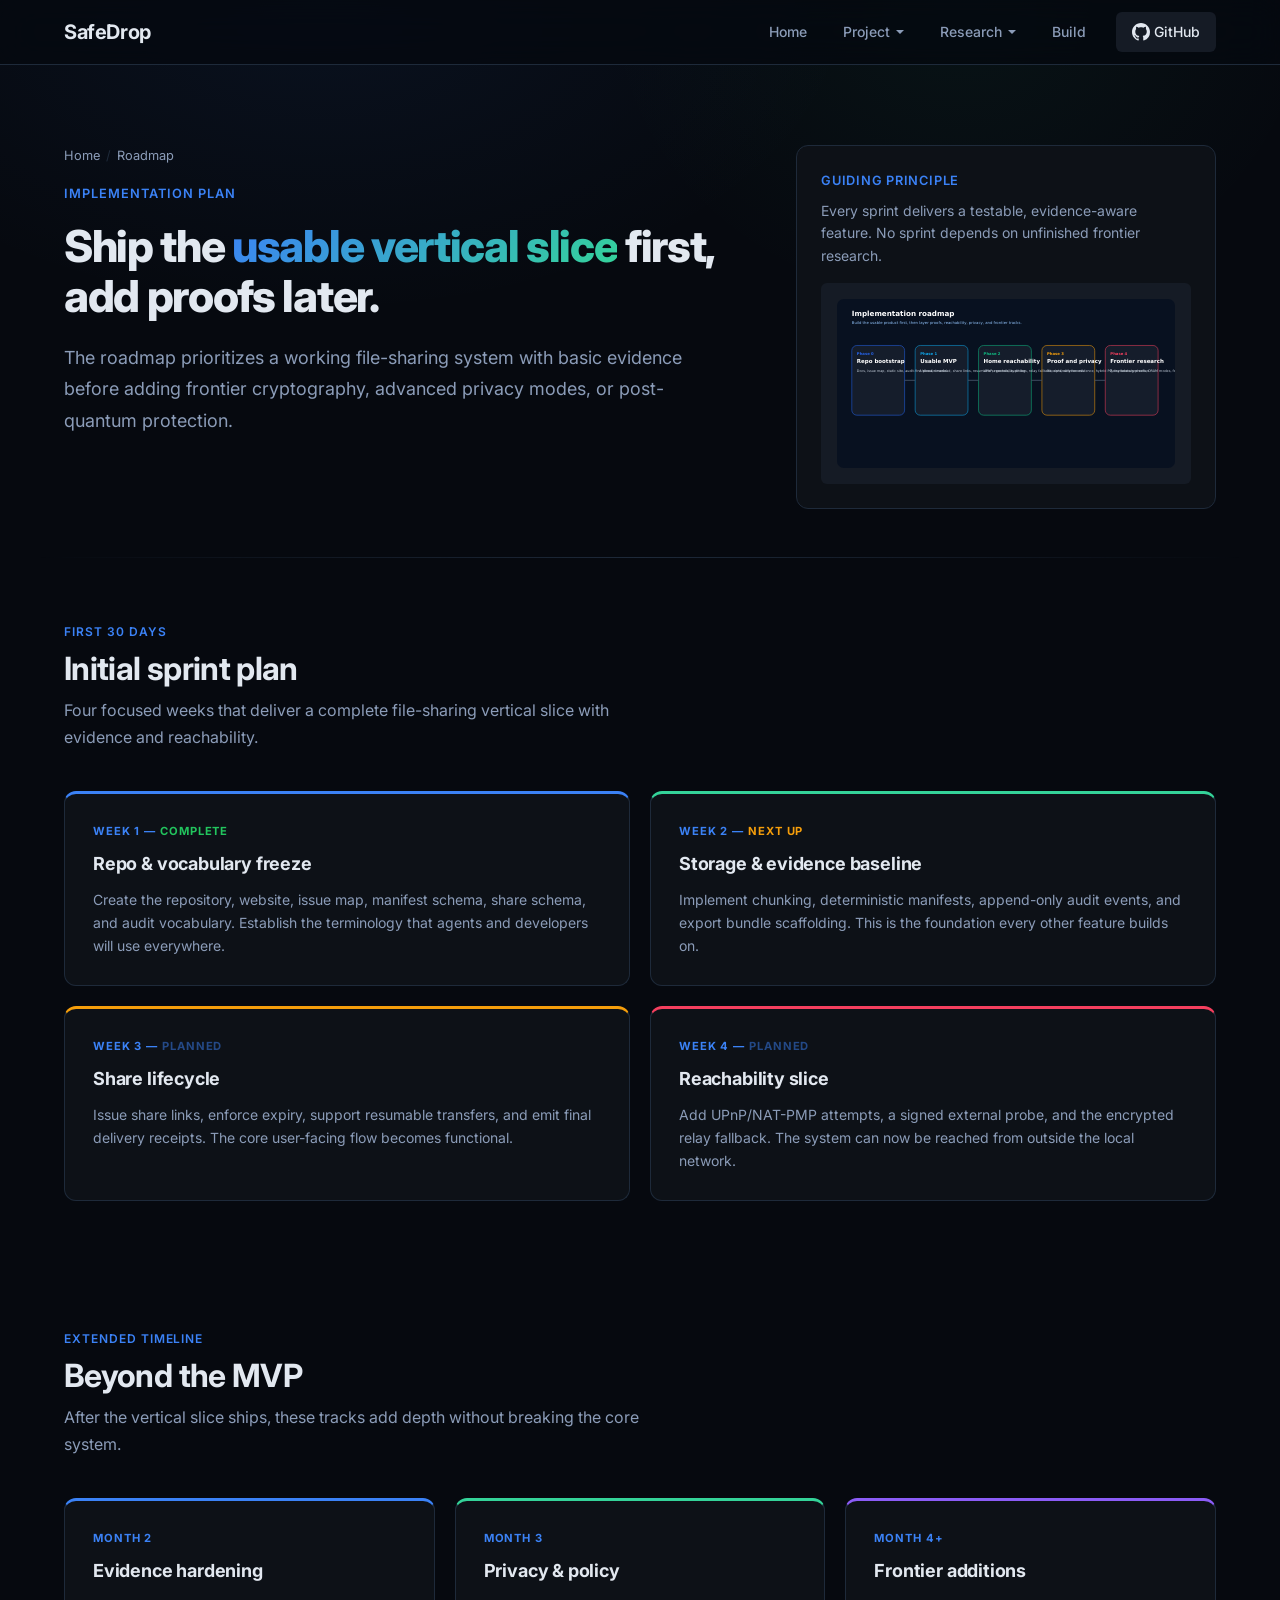
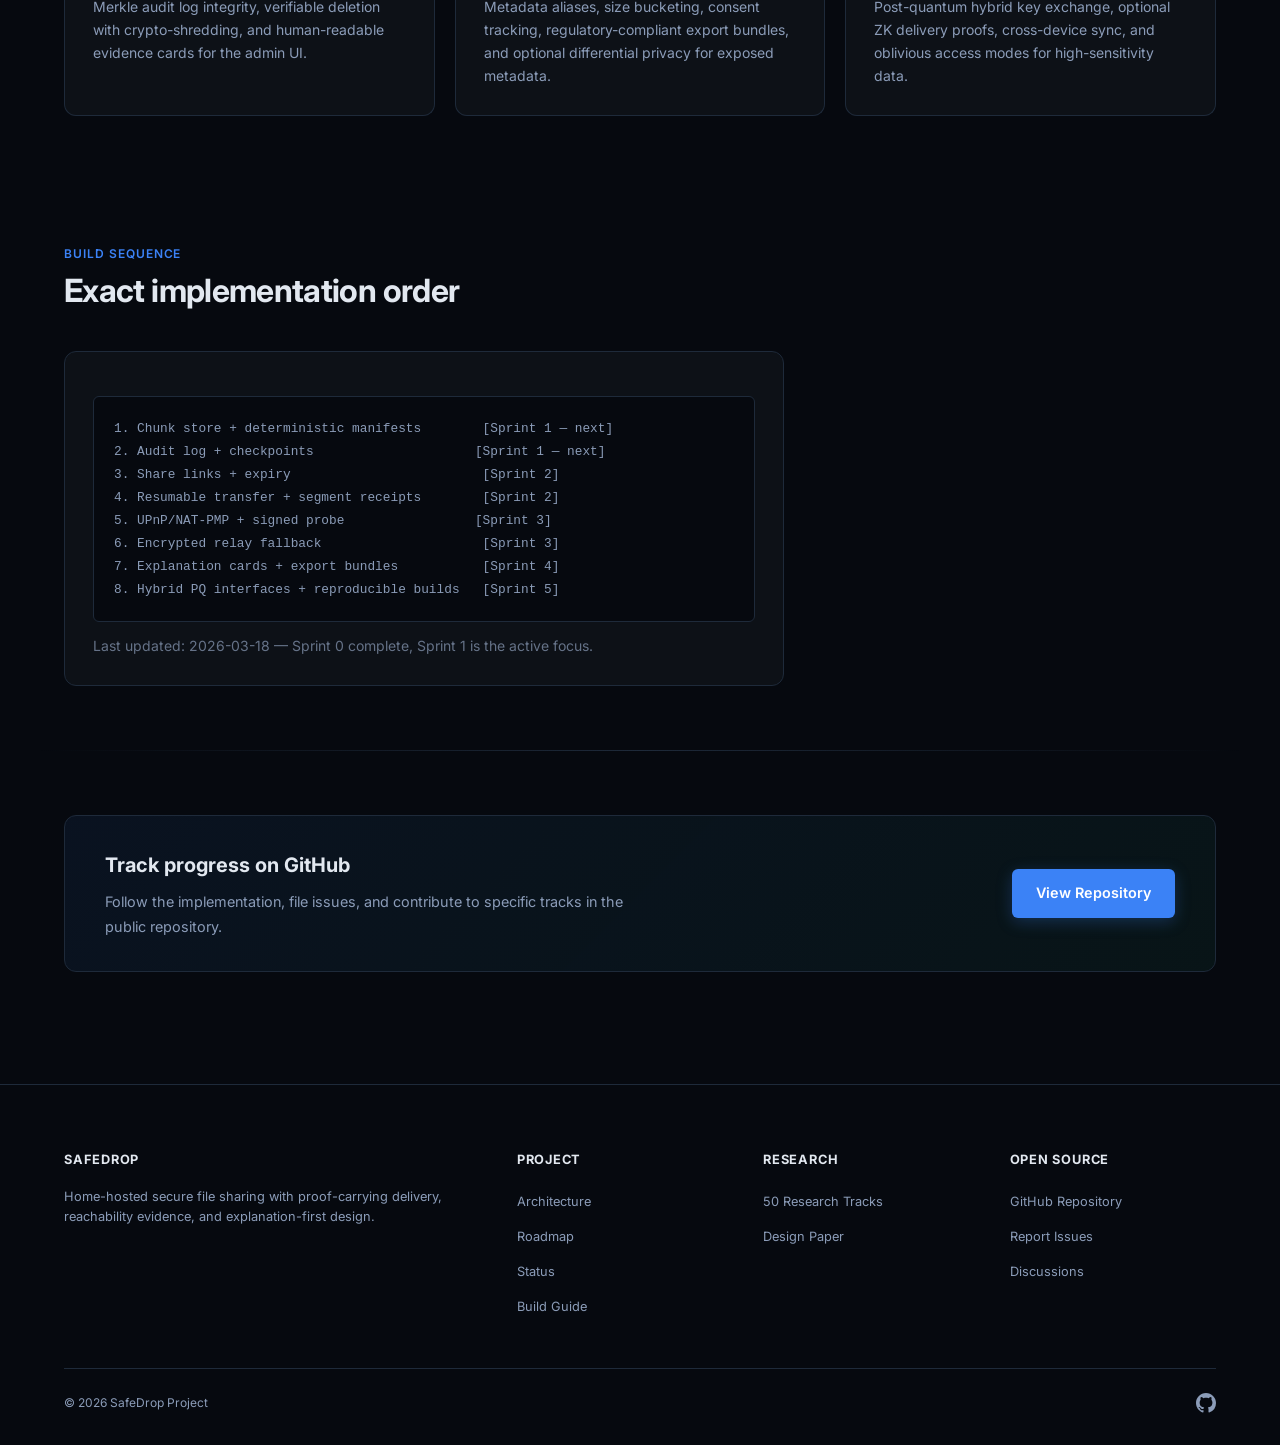
<file: Docs/roadmap.html>
<!doctype html>
<html lang="en">
<head>
  <meta charset="utf-8">
  <meta name="viewport" content="width=device-width, initial-scale=1">
  <title>SafeDrop — Roadmap</title>
  <meta name="description" content="Implementation roadmap and sprint plan for the SafeDrop project.">
  <link rel="icon" href="assets/favicon.svg" type="image/svg+xml">
  <link rel="preconnect" href="https://fonts.googleapis.com">
  <link rel="preconnect" href="https://fonts.gstatic.com" crossorigin>
  <link href="https://fonts.googleapis.com/css2?family=Inter:wght@400;500;600;700;800&display=swap" rel="stylesheet">
  <link rel="stylesheet" href="assets/styles.css">
  <script src="assets/tracks-data.js" defer></script>
  <script src="assets/app.js" defer></script>
</head>
<body data-page="roadmap">
  <div class="page-bg"></div>
  <header class="site-header">
    <div class="container nav-row">
      <a class="brand" href="index.html">SafeDrop</a>
      <button class="nav-toggle" aria-label="Toggle menu"><span></span></button>
      <nav class="nav-links">
        <a href="index.html">Home</a>
        <div class="nav-dropdown">
          <span class="nav-dropdown-trigger">Project <span class="caret"></span></span>
          <div class="nav-dropdown-menu">
            <a href="architecture.html">
              <span class="menu-icon">&#9881;</span>
              <span class="menu-text"><span class="menu-label">Architecture</span><span class="menu-desc">System design &amp; layers</span></span>
            </a>
            <a href="roadmap.html">
              <span class="menu-icon">&#9776;</span>
              <span class="menu-text"><span class="menu-label">Roadmap</span><span class="menu-desc">Implementation timeline</span></span>
            </a>
            <a href="status.html">
              <span class="menu-icon">&#9989;</span>
              <span class="menu-text"><span class="menu-label">Status</span><span class="menu-desc">Sprint &amp; issue tracker</span></span>
            </a>
          </div>
        </div>
        <div class="nav-dropdown">
          <span class="nav-dropdown-trigger">Research <span class="caret"></span></span>
          <div class="nav-dropdown-menu">
            <a href="research.html">
              <span class="menu-icon">&#128269;</span>
              <span class="menu-text"><span class="menu-label">50 Tracks</span><span class="menu-desc">Full research agenda</span></span>
            </a>
            <a href="paper.html">
              <span class="menu-icon">&#128196;</span>
              <span class="menu-text"><span class="menu-label">Paper</span><span class="menu-desc">IJRC design paper</span></span>
            </a>
          </div>
        </div>
        <a href="build.html">Build</a>
        <a class="nav-github" href="https://github.com/pinkysworld/SafeDrop" target="_blank" rel="noopener noreferrer">
          <svg viewBox="0 0 16 16" fill="currentColor"><path d="M8 0C3.58 0 0 3.58 0 8c0 3.54 2.29 6.53 5.47 7.59.4.07.55-.17.55-.38 0-.19-.01-.82-.01-1.49-2.01.37-2.53-.49-2.69-.94-.09-.23-.48-.94-.82-1.13-.28-.15-.68-.52-.01-.53.63-.01 1.08.58 1.23.82.72 1.21 1.87.87 2.33.66.07-.52.28-.87.51-1.07-1.78-.2-3.64-.89-3.64-3.95 0-.87.31-1.59.82-2.15-.08-.2-.36-1.02.08-2.12 0 0 .67-.21 2.2.82.64-.18 1.32-.27 2-.27.68 0 1.36.09 2 .27 1.53-1.04 2.2-.82 2.2-.82.44 1.1.16 1.92.08 2.12.51.56.82 1.27.82 2.15 0 3.07-1.87 3.75-3.65 3.95.29.25.54.73.54 1.48 0 1.07-.01 1.93-.01 2.2 0 .21.15.46.55.38A8.013 8.013 0 0016 8c0-4.42-3.58-8-8-8z"/></svg>
          GitHub
        </a>
      </nav>
    </div>
  </header>
  <main>
    <section class="hero">
      <div class="container hero-grid">
        <div class="hero-copy">
          <nav class="breadcrumb"><a href="index.html">Home</a> <span class="sep">/</span> <span>Roadmap</span></nav>
          <div class="eyebrow">Implementation plan</div>
          <h1 class="page-title">Ship the <span class="gradient-text">usable vertical slice</span> first, add proofs later.</h1>
          <p class="lead">The roadmap prioritizes a working file-sharing system with basic evidence before adding frontier cryptography, advanced privacy modes, or post-quantum protection.</p>
        </div>
        <aside class="hero-panel">
          <div class="panel-title">Guiding principle</div>
          <div class="panel-meta">Every sprint delivers a testable, evidence-aware feature. No sprint depends on unfinished frontier research.</div>
          <img src="assets/roadmap.svg" alt="Implementation roadmap diagram">
        </aside>
      </div>
    </section>
    <div class="section-divider"></div>
    <section class="section">
      <div class="container">
        <div class="section-head reveal"><div><div class="section-label">First 30 days</div><h2>Initial sprint plan</h2><p>Four focused weeks that deliver a complete file-sharing vertical slice with evidence and reachability.</p></div></div>
        <div class="card-grid-2">
          <article class="step-card card-accent-blue reveal"><div class="kicker">Week 1 &mdash; <span style="color:#22c55e;font-weight:700">COMPLETE</span></div><h3>Repo &amp; vocabulary freeze</h3><p>Create the repository, website, issue map, manifest schema, share schema, and audit vocabulary. Establish the terminology that agents and developers will use everywhere.</p></article>
          <article class="step-card card-accent-mint reveal"><div class="kicker">Week 2 &mdash; <span style="color:#f59e0b;font-weight:700">NEXT UP</span></div><h3>Storage &amp; evidence baseline</h3><p>Implement chunking, deterministic manifests, append-only audit events, and export bundle scaffolding. This is the foundation every other feature builds on.</p></article>
          <article class="step-card card-accent-gold reveal"><div class="kicker">Week 3 &mdash; <span style="opacity:0.5">PLANNED</span></div><h3>Share lifecycle</h3><p>Issue share links, enforce expiry, support resumable transfers, and emit final delivery receipts. The core user-facing flow becomes functional.</p></article>
          <article class="step-card card-accent-rose reveal"><div class="kicker">Week 4 &mdash; <span style="opacity:0.5">PLANNED</span></div><h3>Reachability slice</h3><p>Add UPnP/NAT-PMP attempts, a signed external probe, and the encrypted relay fallback. The system can now be reached from outside the local network.</p></article>
        </div>
      </div>
    </section>
    <section class="section">
      <div class="container">
        <div class="section-head reveal"><div><div class="section-label">Extended timeline</div><h2>Beyond the MVP</h2><p>After the vertical slice ships, these tracks add depth without breaking the core system.</p></div></div>
        <div class="card-grid reveal">
          <article class="info-card card-accent-blue"><div class="kicker">Month 2</div><h3>Evidence hardening</h3><p>Merkle audit log integrity, verifiable deletion with crypto-shredding, and human-readable evidence cards for the admin UI.</p></article>
          <article class="info-card card-accent-mint"><div class="kicker">Month 3</div><h3>Privacy &amp; policy</h3><p>Metadata aliases, size bucketing, consent tracking, regulatory-compliant export bundles, and optional differential privacy for exposed metadata.</p></article>
          <article class="info-card card-accent-violet"><div class="kicker">Month 4+</div><h3>Frontier additions</h3><p>Post-quantum hybrid key exchange, optional ZK delivery proofs, cross-device sync, and oblivious access modes for high-sensitivity data.</p></article>
        </div>
      </div>
    </section>
    <section class="section">
      <div class="container">
        <div class="section-head reveal"><div><div class="section-label">Build sequence</div><h2>Exact implementation order</h2></div></div>
        <article class="roadmap-card reveal" style="max-width:720px;">
          <div class="code-block">1. Chunk store + deterministic manifests        [Sprint 1 — next]
2. Audit log + checkpoints                     [Sprint 1 — next]
3. Share links + expiry                         [Sprint 2]
4. Resumable transfer + segment receipts        [Sprint 2]
5. UPnP/NAT-PMP + signed probe                 [Sprint 3]
6. Encrypted relay fallback                     [Sprint 3]
7. Explanation cards + export bundles           [Sprint 4]
8. Hybrid PQ interfaces + reproducible builds   [Sprint 5]</div>
          <p class="small-note" style="margin-top:12px;opacity:0.7;">Last updated: 2026-03-18 &mdash; Sprint 0 complete, Sprint 1 is the active focus.</p>
        </article>
      </div>
    </section>
    <div class="section-divider"></div>
    <section class="section">
      <div class="container reveal">
        <div class="github-banner"><div><h3>Track progress on GitHub</h3><p>Follow the implementation, file issues, and contribute to specific tracks in the public repository.</p></div><a class="button primary" href="https://github.com/pinkysworld/SafeDrop" target="_blank" rel="noopener noreferrer">View Repository</a></div>
      </div>
    </section>
  </main>
  <footer class="site-footer">
    <div class="container">
      <div class="footer-grid">
        <div>
          <div class="footer-title">SafeDrop</div>
          <p>Home-hosted secure file sharing with proof-carrying delivery, reachability evidence, and explanation-first design.</p>
        </div>
        <div>
          <div class="footer-title">Project</div>
          <ul>
            <li><a href="architecture.html">Architecture</a></li>
            <li><a href="roadmap.html">Roadmap</a></li>
            <li><a href="status.html">Status</a></li>
            <li><a href="build.html">Build Guide</a></li>
          </ul>
        </div>
        <div>
          <div class="footer-title">Research</div>
          <ul>
            <li><a href="research.html">50 Research Tracks</a></li>
            <li><a href="paper.html">Design Paper</a></li>
          </ul>
        </div>
        <div>
          <div class="footer-title">Open Source</div>
          <ul>
            <li><a href="https://github.com/pinkysworld/SafeDrop" target="_blank" rel="noopener noreferrer">GitHub Repository</a></li>
            <li><a href="https://github.com/pinkysworld/SafeDrop/issues" target="_blank" rel="noopener noreferrer">Report Issues</a></li>
            <li><a href="https://github.com/pinkysworld/SafeDrop/discussions" target="_blank" rel="noopener noreferrer">Discussions</a></li>
          </ul>
        </div>
      </div>
      <div class="footer-bottom">
        <span>&copy; 2026 SafeDrop Project</span>
        <div class="footer-social">
          <a href="https://github.com/pinkysworld/SafeDrop" target="_blank" rel="noopener noreferrer" aria-label="GitHub">
            <svg viewBox="0 0 16 16" fill="currentColor"><path d="M8 0C3.58 0 0 3.58 0 8c0 3.54 2.29 6.53 5.47 7.59.4.07.55-.17.55-.38 0-.19-.01-.82-.01-1.49-2.01.37-2.53-.49-2.69-.94-.09-.23-.48-.94-.82-1.13-.28-.15-.68-.52-.01-.53.63-.01 1.08.58 1.23.82.72 1.21 1.87.87 2.33.66.07-.52.28-.87.51-1.07-1.78-.2-3.64-.89-3.64-3.95 0-.87.31-1.59.82-2.15-.08-.2-.36-1.02.08-2.12 0 0 .67-.21 2.2.82.64-.18 1.32-.27 2-.27.68 0 1.36.09 2 .27 1.53-1.04 2.2-.82 2.2-.82.44 1.1.16 1.92.08 2.12.51.56.82 1.27.82 2.15 0 3.07-1.87 3.75-3.65 3.95.29.25.54.73.54 1.48 0 1.07-.01 1.93-.01 2.2 0 .21.15.46.55.38A8.013 8.013 0 0016 8c0-4.42-3.58-8-8-8z"/></svg>
          </a>
        </div>
      </div>
    </div>
  </footer>
</body>
</html>
</file>
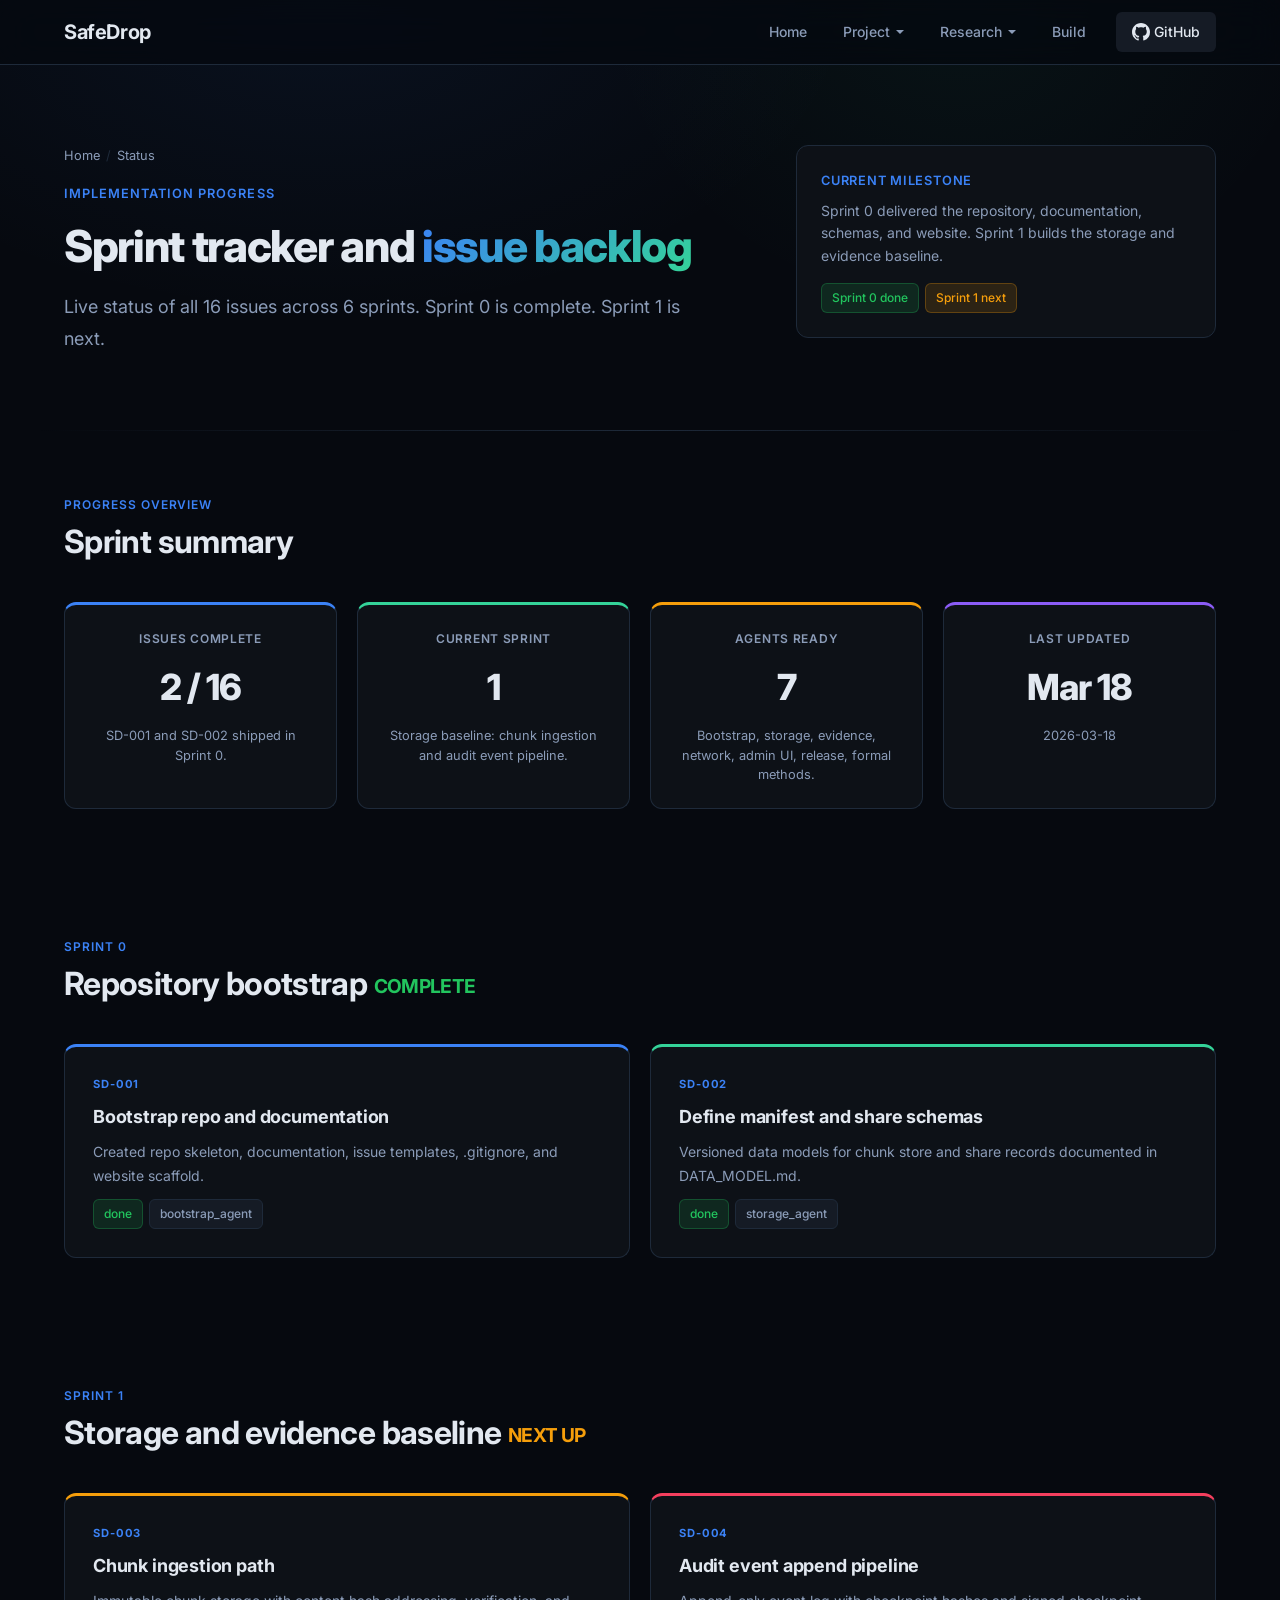
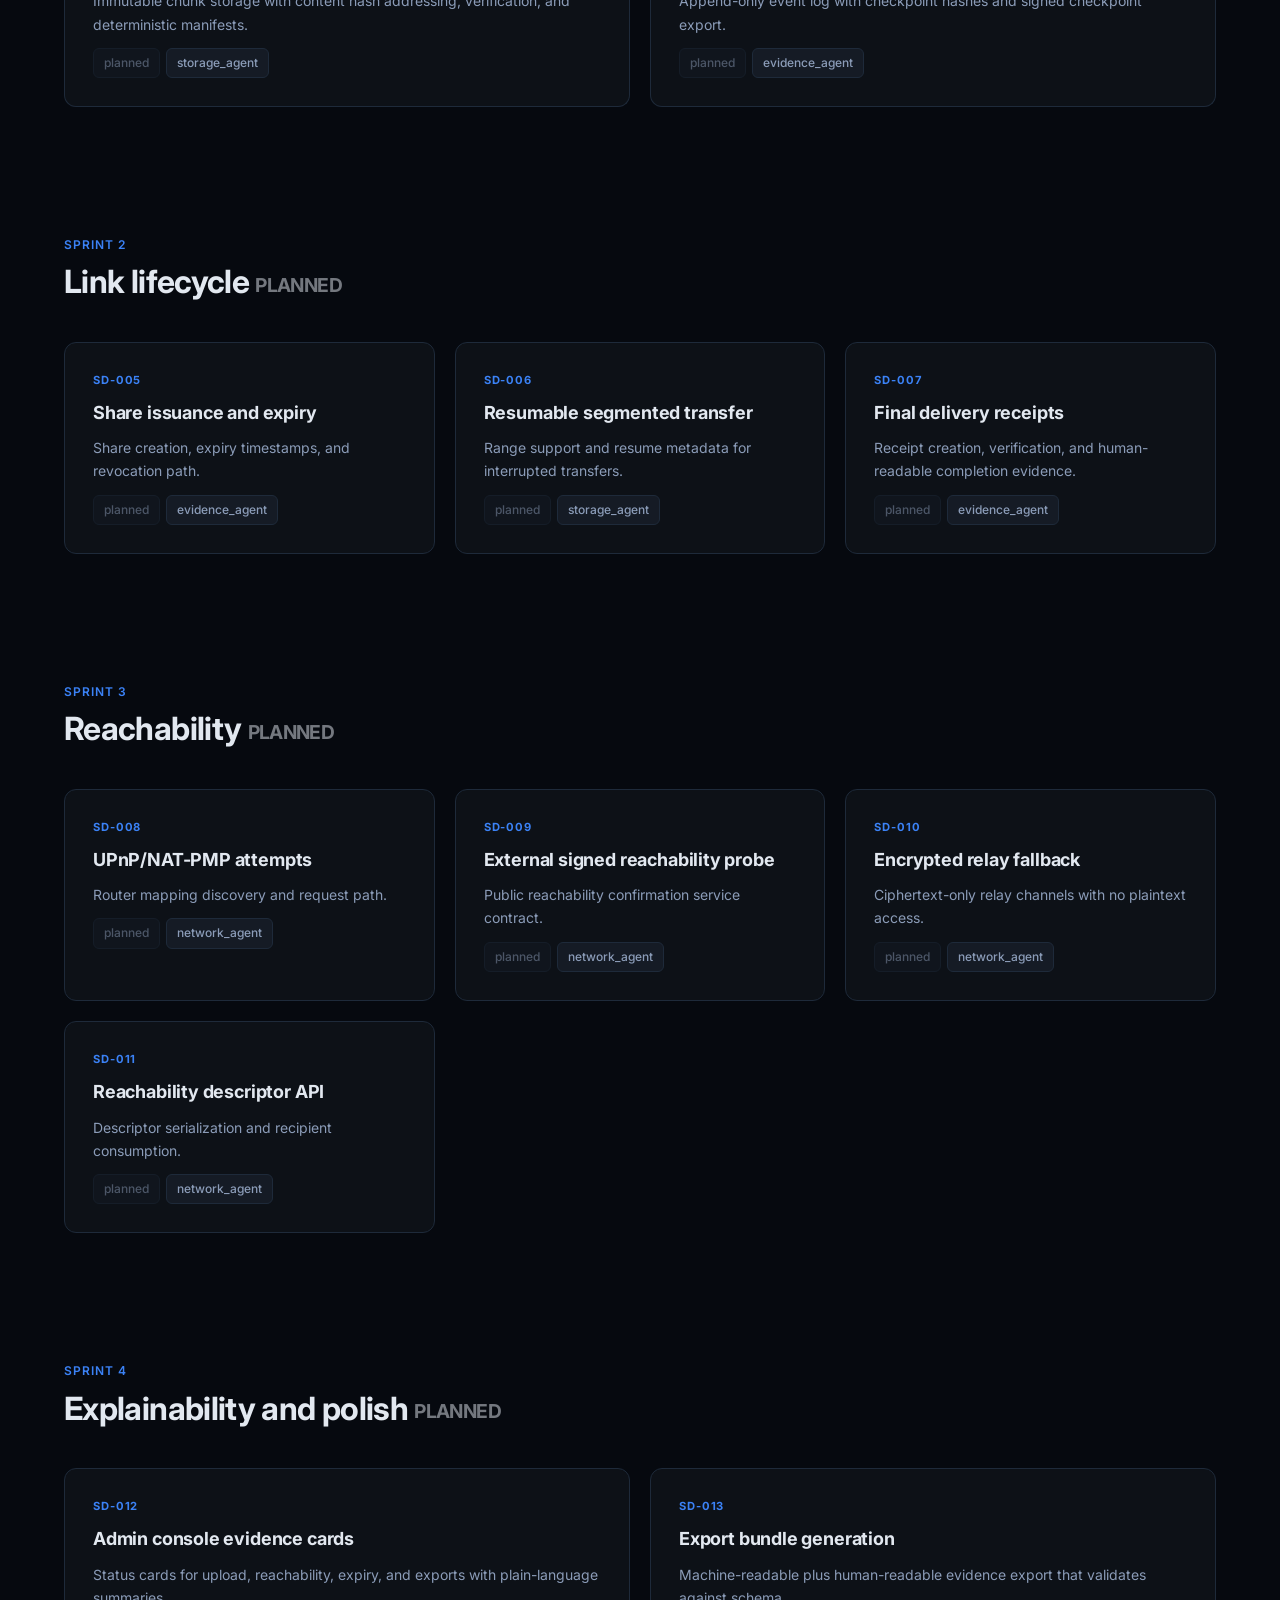
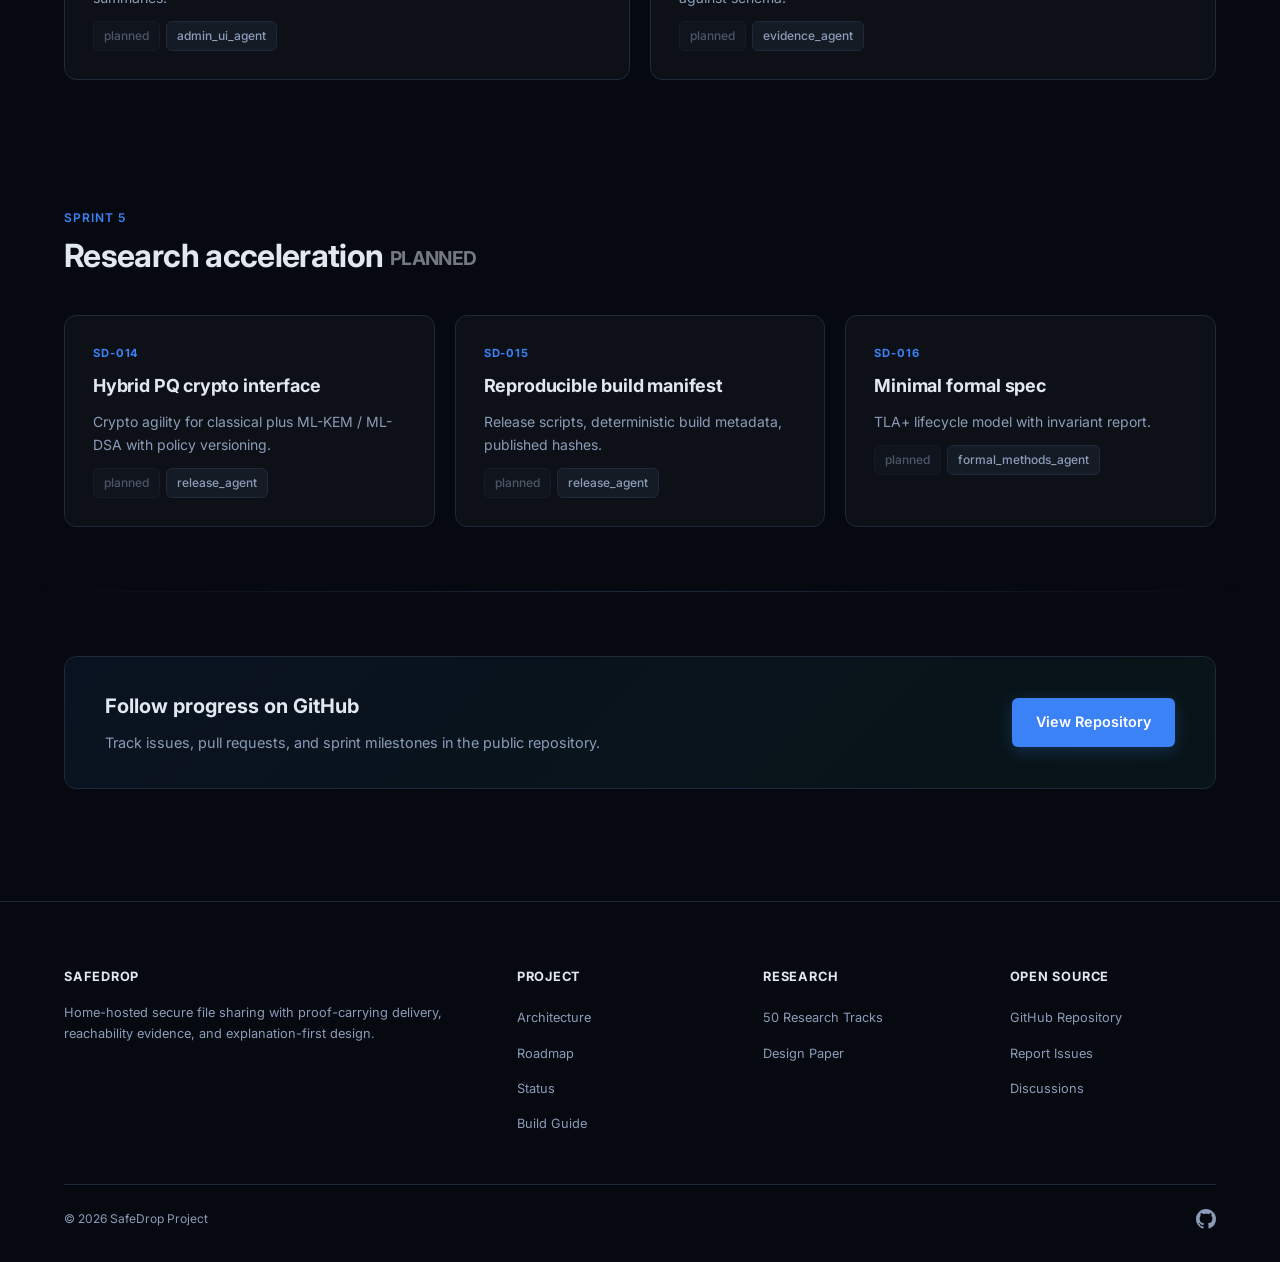
<file: Docs/status.html>
<!doctype html>
<html lang="en">
<head>
  <meta charset="utf-8">
  <meta name="viewport" content="width=device-width, initial-scale=1">
  <title>SafeDrop — Implementation Status</title>
  <meta name="description" content="Live implementation status for the SafeDrop project across all sprints and issues.">
  <link rel="icon" href="assets/favicon.svg" type="image/svg+xml">
  <link rel="preconnect" href="https://fonts.googleapis.com">
  <link rel="preconnect" href="https://fonts.gstatic.com" crossorigin>
  <link href="https://fonts.googleapis.com/css2?family=Inter:wght@400;500;600;700;800&display=swap" rel="stylesheet">
  <link rel="stylesheet" href="assets/styles.css">
  <script src="assets/tracks-data.js" defer></script>
  <script src="assets/app.js" defer></script>
</head>
<body data-page="status">
  <div class="page-bg"></div>
  <header class="site-header">
    <div class="container nav-row">
      <a class="brand" href="index.html">SafeDrop</a>
      <button class="nav-toggle" aria-label="Toggle menu"><span></span></button>
      <nav class="nav-links">
        <a href="index.html">Home</a>
        <div class="nav-dropdown">
          <span class="nav-dropdown-trigger">Project <span class="caret"></span></span>
          <div class="nav-dropdown-menu">
            <a href="architecture.html">
              <span class="menu-icon">&#9881;</span>
              <span class="menu-text"><span class="menu-label">Architecture</span><span class="menu-desc">System design &amp; layers</span></span>
            </a>
            <a href="roadmap.html">
              <span class="menu-icon">&#9776;</span>
              <span class="menu-text"><span class="menu-label">Roadmap</span><span class="menu-desc">Implementation timeline</span></span>
            </a>
            <a href="status.html">
              <span class="menu-icon">&#9989;</span>
              <span class="menu-text"><span class="menu-label">Status</span><span class="menu-desc">Sprint &amp; issue tracker</span></span>
            </a>
          </div>
        </div>
        <div class="nav-dropdown">
          <span class="nav-dropdown-trigger">Research <span class="caret"></span></span>
          <div class="nav-dropdown-menu">
            <a href="research.html">
              <span class="menu-icon">&#128269;</span>
              <span class="menu-text"><span class="menu-label">50 Tracks</span><span class="menu-desc">Full research agenda</span></span>
            </a>
            <a href="paper.html">
              <span class="menu-icon">&#128196;</span>
              <span class="menu-text"><span class="menu-label">Paper</span><span class="menu-desc">IJRC design paper</span></span>
            </a>
          </div>
        </div>
        <a href="build.html">Build</a>
        <a class="nav-github" href="https://github.com/pinkysworld/SafeDrop" target="_blank" rel="noopener noreferrer">
          <svg viewBox="0 0 16 16" fill="currentColor"><path d="M8 0C3.58 0 0 3.58 0 8c0 3.54 2.29 6.53 5.47 7.59.4.07.55-.17.55-.38 0-.19-.01-.82-.01-1.49-2.01.37-2.53-.49-2.69-.94-.09-.23-.48-.94-.82-1.13-.28-.15-.68-.52-.01-.53.63-.01 1.08.58 1.23.82.72 1.21 1.87.87 2.33.66.07-.52.28-.87.51-1.07-1.78-.2-3.64-.89-3.64-3.95 0-.87.31-1.59.82-2.15-.08-.2-.36-1.02.08-2.12 0 0 .67-.21 2.2.82.64-.18 1.32-.27 2-.27.68 0 1.36.09 2 .27 1.53-1.04 2.2-.82 2.2-.82.44 1.1.16 1.92.08 2.12.51.56.82 1.27.82 2.15 0 3.07-1.87 3.75-3.65 3.95.29.25.54.73.54 1.48 0 1.07-.01 1.93-.01 2.2 0 .21.15.46.55.38A8.013 8.013 0 0016 8c0-4.42-3.58-8-8-8z"/></svg>
          GitHub
        </a>
      </nav>
    </div>
  </header>
  <main>
    <section class="hero">
      <div class="container hero-grid">
        <div class="hero-copy">
          <nav class="breadcrumb"><a href="index.html">Home</a> <span class="sep">/</span> <span>Status</span></nav>
          <div class="eyebrow">Implementation progress</div>
          <h1 class="page-title">Sprint tracker and <span class="gradient-text">issue backlog</span></h1>
          <p class="lead">Live status of all 16 issues across 6 sprints. Sprint 0 is complete. Sprint 1 is next.</p>
        </div>
        <aside class="hero-panel">
          <div class="panel-title">Current milestone</div>
          <div class="panel-meta">Sprint 0 delivered the repository, documentation, schemas, and website. Sprint 1 builds the storage and evidence baseline.</div>
          <div class="tag-list"><span class="tag" style="background:#22c55e22;color:#22c55e;border-color:#22c55e44">Sprint 0 done</span><span class="tag" style="background:#f59e0b22;color:#f59e0b;border-color:#f59e0b44">Sprint 1 next</span></div>
        </aside>
      </div>
    </section>
    <div class="section-divider"></div>

    <section class="section">
      <div class="container">
        <div class="section-head reveal"><div><div class="section-label">Progress overview</div><h2>Sprint summary</h2></div></div>
        <div class="metrics-grid">
          <article class="metric-card card-accent-blue"><div class="metric-label">Issues complete</div><div class="metric-value">2 / 16</div><div class="metric-note">SD-001 and SD-002 shipped in Sprint 0.</div></article>
          <article class="metric-card card-accent-mint"><div class="metric-label">Current sprint</div><div class="metric-value">1</div><div class="metric-note">Storage baseline: chunk ingestion and audit event pipeline.</div></article>
          <article class="metric-card card-accent-gold"><div class="metric-label">Agents ready</div><div class="metric-value">7</div><div class="metric-note">Bootstrap, storage, evidence, network, admin UI, release, formal methods.</div></article>
          <article class="metric-card card-accent-violet"><div class="metric-label">Last updated</div><div class="metric-value">Mar 18</div><div class="metric-note">2026-03-18</div></article>
        </div>
      </div>
    </section>

    <section class="section">
      <div class="container">
        <div class="section-head reveal"><div><div class="section-label">Sprint 0</div><h2>Repository bootstrap <span style="color:#22c55e;font-size:0.6em;vertical-align:middle">COMPLETE</span></h2></div></div>
        <div class="card-grid-2 reveal">
          <article class="info-card card-accent-blue"><div class="kicker">SD-001</div><h3>Bootstrap repo and documentation</h3><p>Created repo skeleton, documentation, issue templates, .gitignore, and website scaffold.</p><div class="tag-list"><span class="tag" style="background:#22c55e22;color:#22c55e;border-color:#22c55e44">done</span><span class="tag">bootstrap_agent</span></div></article>
          <article class="info-card card-accent-mint"><div class="kicker">SD-002</div><h3>Define manifest and share schemas</h3><p>Versioned data models for chunk store and share records documented in DATA_MODEL.md.</p><div class="tag-list"><span class="tag" style="background:#22c55e22;color:#22c55e;border-color:#22c55e44">done</span><span class="tag">storage_agent</span></div></article>
        </div>
      </div>
    </section>

    <section class="section">
      <div class="container">
        <div class="section-head reveal"><div><div class="section-label">Sprint 1</div><h2>Storage and evidence baseline <span style="color:#f59e0b;font-size:0.6em;vertical-align:middle">NEXT UP</span></h2></div></div>
        <div class="card-grid-2 reveal">
          <article class="info-card card-accent-gold"><div class="kicker">SD-003</div><h3>Chunk ingestion path</h3><p>Immutable chunk storage with content hash addressing, verification, and deterministic manifests.</p><div class="tag-list"><span class="tag" style="opacity:0.5">planned</span><span class="tag">storage_agent</span></div></article>
          <article class="info-card card-accent-rose"><div class="kicker">SD-004</div><h3>Audit event append pipeline</h3><p>Append-only event log with checkpoint hashes and signed checkpoint export.</p><div class="tag-list"><span class="tag" style="opacity:0.5">planned</span><span class="tag">evidence_agent</span></div></article>
        </div>
      </div>
    </section>

    <section class="section">
      <div class="container">
        <div class="section-head reveal"><div><div class="section-label">Sprint 2</div><h2>Link lifecycle <span style="opacity:0.5;font-size:0.6em;vertical-align:middle">PLANNED</span></h2></div></div>
        <div class="card-grid reveal">
          <article class="info-card"><div class="kicker">SD-005</div><h3>Share issuance and expiry</h3><p>Share creation, expiry timestamps, and revocation path.</p><div class="tag-list"><span class="tag" style="opacity:0.5">planned</span><span class="tag">evidence_agent</span></div></article>
          <article class="info-card"><div class="kicker">SD-006</div><h3>Resumable segmented transfer</h3><p>Range support and resume metadata for interrupted transfers.</p><div class="tag-list"><span class="tag" style="opacity:0.5">planned</span><span class="tag">storage_agent</span></div></article>
          <article class="info-card"><div class="kicker">SD-007</div><h3>Final delivery receipts</h3><p>Receipt creation, verification, and human-readable completion evidence.</p><div class="tag-list"><span class="tag" style="opacity:0.5">planned</span><span class="tag">evidence_agent</span></div></article>
        </div>
      </div>
    </section>

    <section class="section">
      <div class="container">
        <div class="section-head reveal"><div><div class="section-label">Sprint 3</div><h2>Reachability <span style="opacity:0.5;font-size:0.6em;vertical-align:middle">PLANNED</span></h2></div></div>
        <div class="card-grid reveal">
          <article class="info-card"><div class="kicker">SD-008</div><h3>UPnP/NAT-PMP attempts</h3><p>Router mapping discovery and request path.</p><div class="tag-list"><span class="tag" style="opacity:0.5">planned</span><span class="tag">network_agent</span></div></article>
          <article class="info-card"><div class="kicker">SD-009</div><h3>External signed reachability probe</h3><p>Public reachability confirmation service contract.</p><div class="tag-list"><span class="tag" style="opacity:0.5">planned</span><span class="tag">network_agent</span></div></article>
          <article class="info-card"><div class="kicker">SD-010</div><h3>Encrypted relay fallback</h3><p>Ciphertext-only relay channels with no plaintext access.</p><div class="tag-list"><span class="tag" style="opacity:0.5">planned</span><span class="tag">network_agent</span></div></article>
          <article class="info-card"><div class="kicker">SD-011</div><h3>Reachability descriptor API</h3><p>Descriptor serialization and recipient consumption.</p><div class="tag-list"><span class="tag" style="opacity:0.5">planned</span><span class="tag">network_agent</span></div></article>
        </div>
      </div>
    </section>

    <section class="section">
      <div class="container">
        <div class="section-head reveal"><div><div class="section-label">Sprint 4</div><h2>Explainability and polish <span style="opacity:0.5;font-size:0.6em;vertical-align:middle">PLANNED</span></h2></div></div>
        <div class="card-grid-2 reveal">
          <article class="info-card"><div class="kicker">SD-012</div><h3>Admin console evidence cards</h3><p>Status cards for upload, reachability, expiry, and exports with plain-language summaries.</p><div class="tag-list"><span class="tag" style="opacity:0.5">planned</span><span class="tag">admin_ui_agent</span></div></article>
          <article class="info-card"><div class="kicker">SD-013</div><h3>Export bundle generation</h3><p>Machine-readable plus human-readable evidence export that validates against schema.</p><div class="tag-list"><span class="tag" style="opacity:0.5">planned</span><span class="tag">evidence_agent</span></div></article>
        </div>
      </div>
    </section>

    <section class="section">
      <div class="container">
        <div class="section-head reveal"><div><div class="section-label">Sprint 5</div><h2>Research acceleration <span style="opacity:0.5;font-size:0.6em;vertical-align:middle">PLANNED</span></h2></div></div>
        <div class="card-grid reveal">
          <article class="info-card"><div class="kicker">SD-014</div><h3>Hybrid PQ crypto interface</h3><p>Crypto agility for classical plus ML-KEM / ML-DSA with policy versioning.</p><div class="tag-list"><span class="tag" style="opacity:0.5">planned</span><span class="tag">release_agent</span></div></article>
          <article class="info-card"><div class="kicker">SD-015</div><h3>Reproducible build manifest</h3><p>Release scripts, deterministic build metadata, published hashes.</p><div class="tag-list"><span class="tag" style="opacity:0.5">planned</span><span class="tag">release_agent</span></div></article>
          <article class="info-card"><div class="kicker">SD-016</div><h3>Minimal formal spec</h3><p>TLA+ lifecycle model with invariant report.</p><div class="tag-list"><span class="tag" style="opacity:0.5">planned</span><span class="tag">formal_methods_agent</span></div></article>
        </div>
      </div>
    </section>

    <div class="section-divider"></div>
    <section class="section">
      <div class="container reveal">
        <div class="github-banner"><div><h3>Follow progress on GitHub</h3><p>Track issues, pull requests, and sprint milestones in the public repository.</p></div><a class="button primary" href="https://github.com/pinkysworld/SafeDrop" target="_blank" rel="noopener noreferrer">View Repository</a></div>
      </div>
    </section>
  </main>
  <footer class="site-footer">
    <div class="container">
      <div class="footer-grid">
        <div>
          <div class="footer-title">SafeDrop</div>
          <p>Home-hosted secure file sharing with proof-carrying delivery, reachability evidence, and explanation-first design.</p>
        </div>
        <div>
          <div class="footer-title">Project</div>
          <ul>
            <li><a href="architecture.html">Architecture</a></li>
            <li><a href="roadmap.html">Roadmap</a></li>
            <li><a href="status.html">Status</a></li>
            <li><a href="build.html">Build Guide</a></li>
          </ul>
        </div>
        <div>
          <div class="footer-title">Research</div>
          <ul>
            <li><a href="research.html">50 Research Tracks</a></li>
            <li><a href="paper.html">Design Paper</a></li>
          </ul>
        </div>
        <div>
          <div class="footer-title">Open Source</div>
          <ul>
            <li><a href="https://github.com/pinkysworld/SafeDrop" target="_blank" rel="noopener noreferrer">GitHub Repository</a></li>
            <li><a href="https://github.com/pinkysworld/SafeDrop/issues" target="_blank" rel="noopener noreferrer">Report Issues</a></li>
            <li><a href="https://github.com/pinkysworld/SafeDrop/discussions" target="_blank" rel="noopener noreferrer">Discussions</a></li>
          </ul>
        </div>
      </div>
      <div class="footer-bottom">
        <span>&copy; 2026 SafeDrop Project</span>
        <div class="footer-social">
          <a href="https://github.com/pinkysworld/SafeDrop" target="_blank" rel="noopener noreferrer" aria-label="GitHub">
            <svg viewBox="0 0 16 16" fill="currentColor"><path d="M8 0C3.58 0 0 3.58 0 8c0 3.54 2.29 6.53 5.47 7.59.4.07.55-.17.55-.38 0-.19-.01-.82-.01-1.49-2.01.37-2.53-.49-2.69-.94-.09-.23-.48-.94-.82-1.13-.28-.15-.68-.52-.01-.53.63-.01 1.08.58 1.23.82.72 1.21 1.87.87 2.33.66.07-.52.28-.87.51-1.07-1.78-.2-3.64-.89-3.64-3.95 0-.87.31-1.59.82-2.15-.08-.2-.36-1.02.08-2.12 0 0 .67-.21 2.2.82.64-.18 1.32-.27 2-.27.68 0 1.36.09 2 .27 1.53-1.04 2.2-.82 2.2-.82.44 1.1.16 1.92.08 2.12.51.56.82 1.27.82 2.15 0 3.07-1.87 3.75-3.65 3.95.29.25.54.73.54 1.48 0 1.07-.01 1.93-.01 2.2 0 .21.15.46.55.38A8.013 8.013 0 0016 8c0-4.42-3.58-8-8-8z"/></svg>
          </a>
        </div>
      </div>
    </div>
  </footer>
</body>
</html>
</file>
<file: Docs/assets/styles.css>
/* ── SafeDrop Design System ── */
:root {
  --bg:       #06090f;
  --surface:  #0d1117;
  --surface2: #151b25;
  --border:   #1e2a3a;
  --text:     #e2e8f0;
  --text2:    #8b9cb8;
  --accent:   #3b82f6;
  --mint:     #34d399;
  --gold:     #f59e0b;
  --rose:     #f43f5e;
  --violet:   #8b5cf6;
  --font:     'Inter', -apple-system, BlinkMacSystemFont, 'Segoe UI', sans-serif;
  --radius:   12px;
  --radius-sm:6px;
  --maxw:     1200px;
}

/* ── Reset & Base ── */
*, *::before, *::after { box-sizing: border-box; margin: 0; padding: 0; }
html { scroll-behavior: smooth; -webkit-text-size-adjust: 100%; }
body {
  font-family: var(--font);
  font-size: 16px;
  line-height: 1.7;
  color: var(--text);
  background: var(--bg);
  overflow-x: hidden;
  -webkit-font-smoothing: antialiased;
}
a { color: var(--accent); text-decoration: none; transition: color .2s; }
a:hover { color: var(--mint); }
img { max-width: 100%; height: auto; display: block; }
input, select, button { font-family: inherit; }
code { font-family: 'SF Mono', 'Fira Code', monospace; font-size: .9em; }

/* ── Background ── */
.page-bg {
  position: fixed; inset: 0; z-index: -1;
  background:
    radial-gradient(ellipse 60% 50% at 25% 0%, rgba(59,130,246,.07) 0%, transparent 70%),
    radial-gradient(ellipse 40% 50% at 75% 0%, rgba(52,211,153,.05) 0%, transparent 70%),
    var(--bg);
}

/* ── Container ── */
.container { max-width: var(--maxw); margin: 0 auto; padding: 0 24px; }

/* ── Header / Nav ── */
.site-header {
  position: sticky; top: 0; z-index: 100;
  background: rgba(6,9,15,.82);
  backdrop-filter: blur(16px) saturate(1.4);
  -webkit-backdrop-filter: blur(16px) saturate(1.4);
  border-bottom: 1px solid var(--border);
}
.nav-row {
  display: flex; align-items: center; justify-content: space-between;
  height: 64px; gap: 32px;
}
.brand {
  font-weight: 700; font-size: 1.25rem; color: var(--text);
  letter-spacing: -.02em;
}
.brand:hover { color: var(--accent); }
.nav-links { display: flex; align-items: center; gap: 8px; }
.nav-links > a, .nav-dropdown-trigger {
  padding: 8px 14px; border-radius: var(--radius-sm);
  color: var(--text2); font-size: .875rem; font-weight: 500;
  transition: color .2s, background .2s;
  cursor: pointer; border: none; background: none;
  display: inline-flex; align-items: center; gap: 4px;
}
.nav-links > a:hover, .nav-dropdown-trigger:hover,
.nav-links > a.active, .nav-dropdown-trigger.active {
  color: var(--text); background: var(--surface2);
}
.caret {
  display: inline-block; width: 0; height: 0;
  border-left: 4px solid transparent;
  border-right: 4px solid transparent;
  border-top: 4px solid currentColor;
  transition: transform .2s;
  margin-left: 2px;
}
.nav-dropdown.open .caret { transform: rotate(180deg); }
.nav-dropdown { position: relative; }
.nav-dropdown-menu {
  position: absolute; top: calc(100% + 8px); left: 50%; transform: translateX(-50%);
  min-width: 240px;
  background: var(--surface); border: 1px solid var(--border);
  border-radius: var(--radius); padding: 8px;
  opacity: 0; visibility: hidden;
  transition: opacity .2s, visibility .2s, transform .2s;
  transform: translateX(-50%) translateY(-4px);
  box-shadow: 0 12px 40px rgba(0,0,0,.4);
}
.nav-dropdown.open .nav-dropdown-menu {
  opacity: 1; visibility: visible;
  transform: translateX(-50%) translateY(0);
}
@media (min-width: 769px) {
  .nav-dropdown:hover .nav-dropdown-menu {
    opacity: 1; visibility: visible;
    transform: translateX(-50%) translateY(0);
  }
  .nav-dropdown:hover .caret { transform: rotate(180deg); }
}
.nav-dropdown-menu a {
  display: flex; align-items: center; gap: 12px;
  padding: 10px 14px; border-radius: var(--radius-sm);
  color: var(--text); transition: background .15s;
}
.nav-dropdown-menu a:hover { background: var(--surface2); color: var(--text); }
.menu-icon { font-size: 1.25rem; flex-shrink: 0; width: 24px; text-align: center; }
.menu-text { display: flex; flex-direction: column; }
.menu-label { font-size: .875rem; font-weight: 600; }
.menu-desc  { font-size: .75rem;  color: var(--text2); }
.nav-github {
  margin-left: 8px; padding: 8px 16px !important;
  background: var(--surface2) !important;
  border: 1px solid var(--border);
  border-radius: var(--radius-sm);
  color: var(--text) !important;
  display: inline-flex; align-items: center; gap: 8px;
  font-size: .875rem; font-weight: 600; transition: all .2s;
}
.nav-github:hover { border-color: var(--accent); color: var(--accent) !important; }
.nav-github svg { width: 18px; height: 18px; flex-shrink: 0; }

/* ── Mobile nav ── */
.nav-toggle {
  display: none; background: none; border: none; cursor: pointer;
  width: 32px; height: 32px; position: relative;
}
.nav-toggle span,
.nav-toggle span::before,
.nav-toggle span::after {
  display: block; width: 20px; height: 2px; background: var(--text2);
  border-radius: 1px; transition: .25s;
}
.nav-toggle span::before, .nav-toggle span::after { content: ''; position: absolute; }
.nav-toggle span::before { top: -6px; }
.nav-toggle span::after  { top:  6px; }
.nav-toggle.open span { background: transparent; }
.nav-toggle.open span::before { top: 0; transform: rotate(45deg); }
.nav-toggle.open span::after  { top: 0; transform: rotate(-45deg); }
@media (max-width: 768px) {
  .nav-toggle { display: flex; align-items: center; justify-content: center; }
  .nav-links {
    position: fixed; inset: 64px 0 0 0;
    flex-direction: column; align-items: stretch;
    background: var(--surface); padding: 16px;
    gap: 4px;
    transform: translateX(100%);
    transition: transform .3s;
  }
  .nav-links.open { transform: translateX(0); }
  .nav-links > a, .nav-dropdown-trigger { padding: 14px 16px; font-size: 1rem; }
  .nav-github { margin-left: 0; justify-content: center; margin-top: 8px; }
  .nav-dropdown-menu {
    position: static; transform: none;
    display: none; opacity: 1; visibility: visible;
    border: none; box-shadow: none;
    background: var(--surface2); margin-top: 4px;
  }
  .nav-dropdown.open .nav-dropdown-menu { display: block; }
}

/* ── Hero ── */
.hero { padding: 80px 0 48px; }
.hero-grid {
  display: grid; grid-template-columns: 1fr 420px;
  gap: 48px; align-items: start;
}
.eyebrow {
  display: inline-block; font-size: .8rem; font-weight: 600;
  text-transform: uppercase; letter-spacing: .08em;
  color: var(--accent); margin-bottom: 16px;
}
.hero h1, .page-title {
  font-size: 2.75rem; font-weight: 800; line-height: 1.15;
  letter-spacing: -.03em; margin-bottom: 20px;
}
.gradient-text {
  background: linear-gradient(135deg, var(--accent), var(--mint));
  -webkit-background-clip: text; background-clip: text;
  -webkit-text-fill-color: transparent;
}
.lead {
  font-size: 1.125rem; color: var(--text2); line-height: 1.75;
  max-width: 640px; margin-bottom: 28px;
}

/* ── Hero panel ── */
.hero-panel {
  background: var(--surface); border: 1px solid var(--border);
  border-radius: var(--radius); padding: 24px;
  position: sticky; top: 88px;
}
.panel-title {
  font-size: .8rem; font-weight: 600; text-transform: uppercase;
  letter-spacing: .06em; color: var(--accent); margin-bottom: 8px;
}
.panel-meta { font-size: .875rem; color: var(--text2); margin-bottom: 16px; line-height: 1.6; }
.hero-panel img { border-radius: var(--radius-sm); background: var(--surface2); padding: 16px; }

/* ── Breadcrumb ── */
.breadcrumb {
  font-size: .8rem; color: var(--text2);
  margin-bottom: 12px; display: flex; align-items: center; gap: 6px;
}
.breadcrumb a { color: var(--text2); }
.breadcrumb a:hover { color: var(--accent); }
.breadcrumb .sep { color: var(--border); }

/* ── Buttons ── */
.cta-row { display: flex; flex-wrap: wrap; gap: 12px; margin-bottom: 24px; }
.button {
  display: inline-flex; align-items: center; gap: 8px;
  padding: 12px 24px; border-radius: var(--radius-sm);
  font-size: .9rem; font-weight: 600;
  transition: all .2s; border: none; cursor: pointer;
}
.button.primary {
  background: var(--accent); color: #fff;
  box-shadow: 0 4px 16px rgba(59,130,246,.25);
}
.button.primary:hover {
  background: #2563eb; color: #fff;
  box-shadow: 0 8px 24px rgba(59,130,246,.35);
  transform: translateY(-1px);
}
.button.secondary {
  background: var(--surface2); color: var(--text);
  border: 1px solid var(--border);
}
.button.secondary:hover {
  border-color: var(--accent); color: var(--accent);
}

/* ── Chips ── */
.chip-row { display: flex; flex-wrap: wrap; gap: 8px; }
.chip {
  padding: 6px 14px; border-radius: 999px;
  background: var(--surface2); border: 1px solid var(--border);
  font-size: .8rem; font-weight: 500; color: var(--text2);
}

/* ── Tags ── */
.tag-list { display: flex; flex-wrap: wrap; gap: 6px; margin-top: 12px; }
.tag {
  padding: 4px 10px; border-radius: var(--radius-sm);
  font-size: .75rem; font-weight: 500;
  background: var(--surface2); color: var(--text2);
  border: 1px solid var(--border);
}

/* ── Sections ── */
.section { padding: 64px 0; }
.section-divider {
  height: 1px; max-width: var(--maxw); margin: 0 auto;
  background: linear-gradient(90deg, transparent, var(--border), transparent);
}
.section-head {
  display: flex; align-items: flex-end; justify-content: space-between;
  gap: 24px; margin-bottom: 40px;
}
.section-label {
  font-size: .75rem; font-weight: 600; text-transform: uppercase;
  letter-spacing: .08em; color: var(--accent); margin-bottom: 8px;
}
.section-head h2 {
  font-size: 2rem; font-weight: 700; line-height: 1.2;
  letter-spacing: -.02em;
}
.section-head p {
  font-size: 1rem; color: var(--text2); max-width: 600px; margin-top: 8px;
}

/* ── Card Grids ── */
.card-grid   { display: grid; grid-template-columns: repeat(3, 1fr); gap: 20px; }
.card-grid-2 { display: grid; grid-template-columns: repeat(2, 1fr); gap: 20px; }
.info-grid   { display: grid; grid-template-columns: repeat(3, 1fr); gap: 20px; }
.bundle-grid { display: grid; grid-template-columns: repeat(2, 1fr); gap: 20px; }

/* ── Metrics grid ── */
.metrics-grid { display: grid; grid-template-columns: repeat(4, 1fr); gap: 20px; }
.metric-card {
  background: var(--surface); border: 1px solid var(--border);
  border-radius: var(--radius); padding: 24px; text-align: center;
}
.metric-label { font-size: .75rem; font-weight: 600; text-transform: uppercase; letter-spacing: .06em; color: var(--text2); margin-bottom: 8px; }
.metric-value { font-size: 2.25rem; font-weight: 800; letter-spacing: -.03em; margin-bottom: 8px; }
.metric-note  { font-size: .8rem; color: var(--text2); line-height: 1.5; }

/* ── Card Accent Borders ── */
.card-accent-blue   { border-top: 3px solid var(--accent) !important; }
.card-accent-mint   { border-top: 3px solid var(--mint)   !important; }
.card-accent-gold   { border-top: 3px solid var(--gold)   !important; }
.card-accent-rose   { border-top: 3px solid var(--rose)   !important; }
.card-accent-violet { border-top: 3px solid var(--violet) !important; }

/* ── Feature cards ── */
.feature-card {
  background: var(--surface); border: 1px solid var(--border);
  border-radius: var(--radius); padding: 28px;
  transition: border-color .2s, box-shadow .2s;
}
.feature-card:hover {
  border-color: rgba(59,130,246,.3);
  box-shadow: 0 8px 32px rgba(0,0,0,.2);
}
.feature-icon {
  width: 48px; height: 48px; border-radius: var(--radius-sm);
  display: flex; align-items: center; justify-content: center;
  font-size: 1.25rem; margin-bottom: 16px;
  background: var(--surface2);
}
.feature-icon.blue   { color: var(--accent); }
.feature-icon.mint   { color: var(--mint);   }
.feature-icon.gold   { color: var(--gold);   }
.feature-icon.rose   { color: var(--rose);   }
.feature-icon.violet { color: var(--violet); }
.kicker {
  font-size: .7rem; font-weight: 700; text-transform: uppercase;
  letter-spacing: .08em; color: var(--accent); margin-bottom: 8px;
}
.feature-card h3, .paper-card h3, .info-card h3, .step-card h3, .roadmap-card h3 {
  font-size: 1.125rem; font-weight: 700; margin-bottom: 8px;
  letter-spacing: -.01em;
}
.feature-card p, .paper-card p, .info-card p, .step-card p, .roadmap-card p {
  font-size: .875rem; color: var(--text2); line-height: 1.65;
}

/* ── Paper / info / step cards ── */
.paper-card, .info-card, .step-card {
  background: var(--surface); border: 1px solid var(--border);
  border-radius: var(--radius); padding: 28px;
  transition: border-color .2s, box-shadow .2s;
}
.paper-card:hover, .info-card:hover, .step-card:hover {
  border-color: rgba(59,130,246,.3);
  box-shadow: 0 8px 32px rgba(0,0,0,.2);
}
.figure-card img {
  margin-top: 16px; border-radius: var(--radius-sm);
  background: var(--surface2); padding: 12px;
}

/* ── Roadmap card ── */
.roadmap-card {
  background: var(--surface); border: 1px solid var(--border);
  border-radius: var(--radius); padding: 28px;
}

/* ── Code block ── */
.code-block {
  margin-top: 16px; padding: 20px;
  background: var(--bg); border: 1px solid var(--border);
  border-radius: var(--radius-sm);
  font-family: 'SF Mono', 'Fira Code', monospace;
  font-size: .8rem; line-height: 1.8;
  color: var(--text2); white-space: pre-wrap;
  overflow-x: auto;
}

/* ── GitHub banner ── */
.github-banner {
  display: flex; align-items: center; justify-content: space-between;
  gap: 32px;
  background: linear-gradient(135deg, rgba(59,130,246,.08), rgba(52,211,153,.06));
  border: 1px solid var(--border);
  border-radius: var(--radius); padding: 32px 40px;
}
.github-banner h3 { font-size: 1.25rem; font-weight: 700; margin-bottom: 8px; }
.github-banner p  { font-size: .9rem; color: var(--text2); max-width: 520px; }

/* ── Research grid / track cards ── */
.search-controls {
  display: flex; gap: 12px; margin-bottom: 24px;
}
.search-controls input,
.search-controls select {
  background: var(--surface); border: 1px solid var(--border);
  border-radius: var(--radius-sm); color: var(--text);
  padding: 12px 16px; font-size: .875rem;
  outline: none; transition: border-color .2s;
}
.search-controls input { flex: 1; }
.search-controls input:focus,
.search-controls select:focus { border-color: var(--accent); }
.search-controls select { min-width: 200px; cursor: pointer; }
.small-note { font-size: .8rem; color: var(--text2); white-space: nowrap; }
.research-grid {
  display: grid; grid-template-columns: repeat(auto-fill, minmax(340px, 1fr)); gap: 16px;
}
.track-card {
  background: var(--surface); border: 1px solid var(--border);
  border-radius: var(--radius); padding: 24px;
  transition: border-color .2s, box-shadow .2s;
}
.track-card:hover {
  border-color: rgba(59,130,246,.3);
  box-shadow: 0 4px 20px rgba(0,0,0,.2);
}
.track-head { display: flex; justify-content: space-between; align-items: flex-start; gap: 12px; margin-bottom: 8px; }
.track-id { font-size: .7rem; font-weight: 700; color: var(--accent); font-family: 'SF Mono', 'Fira Code', monospace; }
.priority-badge {
  font-size: .65rem; font-weight: 700; padding: 3px 8px;
  border-radius: 4px; text-transform: uppercase; letter-spacing: .05em;
}
.priority-badge.p0 { background: rgba(244,63,94,.15); color: var(--rose); }
.priority-badge.p1 { background: rgba(245,158,11,.15); color: var(--gold); }
.priority-badge.p2 { background: rgba(59,130,246,.15); color: var(--accent); }
.track-card h3 { font-size: .95rem; font-weight: 600; margin-bottom: 8px; }
.track-card p  { font-size: .8rem;  color: var(--text2); line-height: 1.6; margin-bottom: 10px; }
.track-meta { display: flex; gap: 6px; flex-wrap: wrap; }
.track-meta .tag { font-size: .65rem; }

/* ── Bundle card ── */
.bundle-card {
  background: var(--surface); border: 1px solid var(--border);
  border-radius: var(--radius); padding: 24px;
  transition: border-color .2s;
}
.bundle-card:hover { border-color: rgba(59,130,246,.3); }
.bundle-head { display: flex; align-items: center; gap: 12px; margin-bottom: 12px; }
.bundle-icon {
  width: 40px; height: 40px; border-radius: var(--radius-sm);
  display: flex; align-items: center; justify-content: center;
  background: var(--surface2); font-size: 1.1rem;
}
.bundle-name { font-size: 1rem; font-weight: 700; }
.bundle-desc { font-size: .8rem; color: var(--text2); margin-bottom: 12px; line-height: 1.5; }
.bundle-tracks { display: flex; flex-wrap: wrap; gap: 4px; }
.bundle-tracks .tag { font-size: .6rem; }

/* ── Footer ── */
.site-footer {
  border-top: 1px solid var(--border);
  padding: 64px 0 32px;
  margin-top: 48px;
}
.footer-grid {
  display: grid; grid-template-columns: 2fr 1fr 1fr 1fr;
  gap: 40px; margin-bottom: 40px;
}
.footer-title {
  font-size: .8rem; font-weight: 700; text-transform: uppercase;
  letter-spacing: .06em; color: var(--text); margin-bottom: 16px;
}
.site-footer p { font-size: .8rem; color: var(--text2); line-height: 1.6; }
.site-footer ul { list-style: none; }
.site-footer li { margin-bottom: 8px; }
.site-footer li a { font-size: .8rem; color: var(--text2); }
.site-footer li a:hover { color: var(--accent); }
.footer-bottom {
  display: flex; align-items: center; justify-content: space-between;
  padding-top: 24px; border-top: 1px solid var(--border);
  font-size: .75rem; color: var(--text2);
}
.footer-social { display: flex; gap: 12px; }
.footer-social a { color: var(--text2); display: flex; }
.footer-social a:hover { color: var(--accent); }
.footer-social svg { width: 20px; height: 20px; }

/* ── Scroll Reveal ── */
.reveal {
  opacity: 0; transform: translateY(20px);
  transition: opacity .6s, transform .6s;
}
.reveal.visible {
  opacity: 1; transform: translateY(0);
}

/* ── Responsive ── */
@media (max-width: 1024px) {
  .hero-grid      { grid-template-columns: 1fr; }
  .hero-panel     { position: static; display: none; }
  .card-grid      { grid-template-columns: repeat(2, 1fr); }
  .card-grid-2    { grid-template-columns: 1fr; }
  .info-grid      { grid-template-columns: repeat(2, 1fr); }
  .metrics-grid   { grid-template-columns: repeat(2, 1fr); }
  .footer-grid    { grid-template-columns: repeat(2, 1fr); }
}
@media (max-width: 768px) {
  .hero { padding: 48px 0 32px; }
  .hero h1, .page-title { font-size: 2rem; }
  .section { padding: 40px 0; }
  .section-head { flex-direction: column; align-items: flex-start; }
  .section-head h2 { font-size: 1.5rem; }
  .card-grid, .info-grid { grid-template-columns: 1fr; }
  .bundle-grid { grid-template-columns: 1fr; }
  .github-banner { flex-direction: column; text-align: center; padding: 24px; }
  .search-controls { flex-direction: column; }
}
@media (max-width: 480px) {
  .container { padding: 0 16px; }
  .hero h1, .page-title { font-size: 1.6rem; }
  .metrics-grid { grid-template-columns: 1fr; }
  .footer-grid { grid-template-columns: 1fr; }
  .cta-row { flex-direction: column; }
  .button { width: 100%; justify-content: center; }
}
</file>
